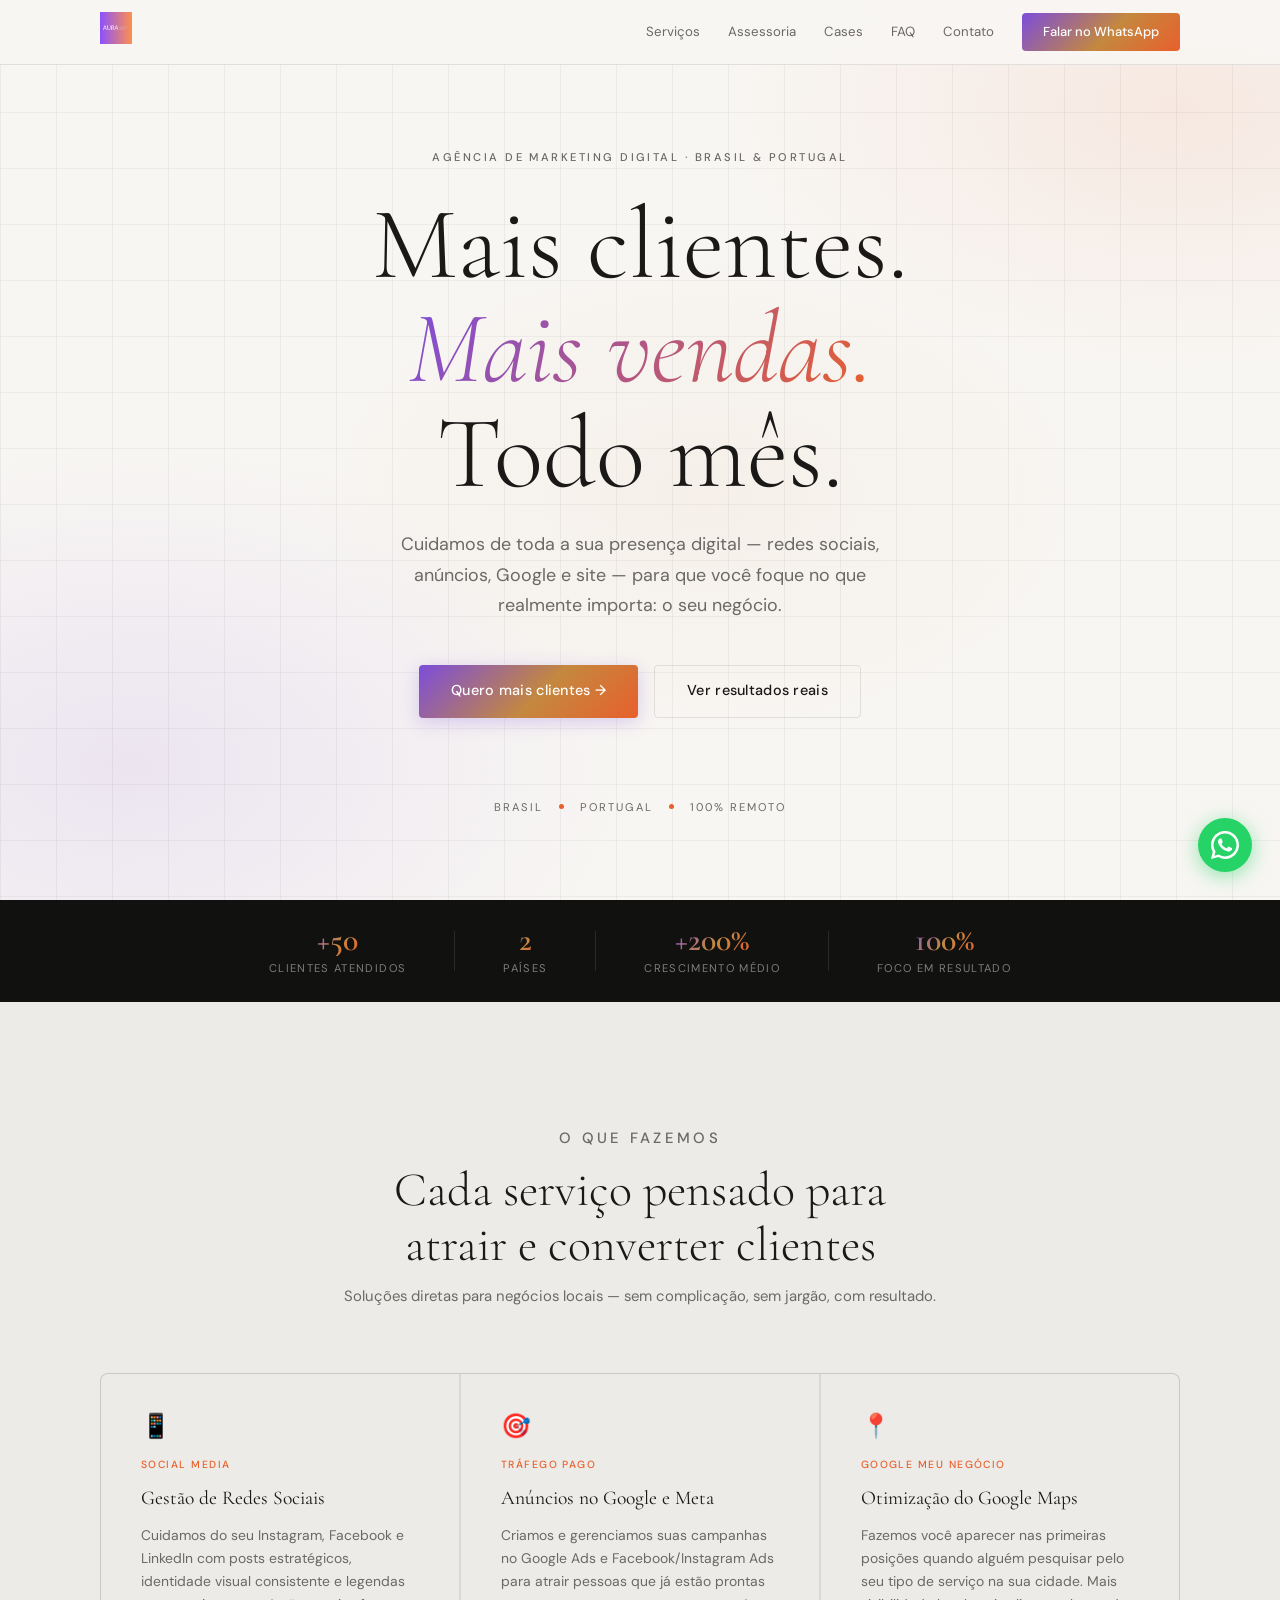
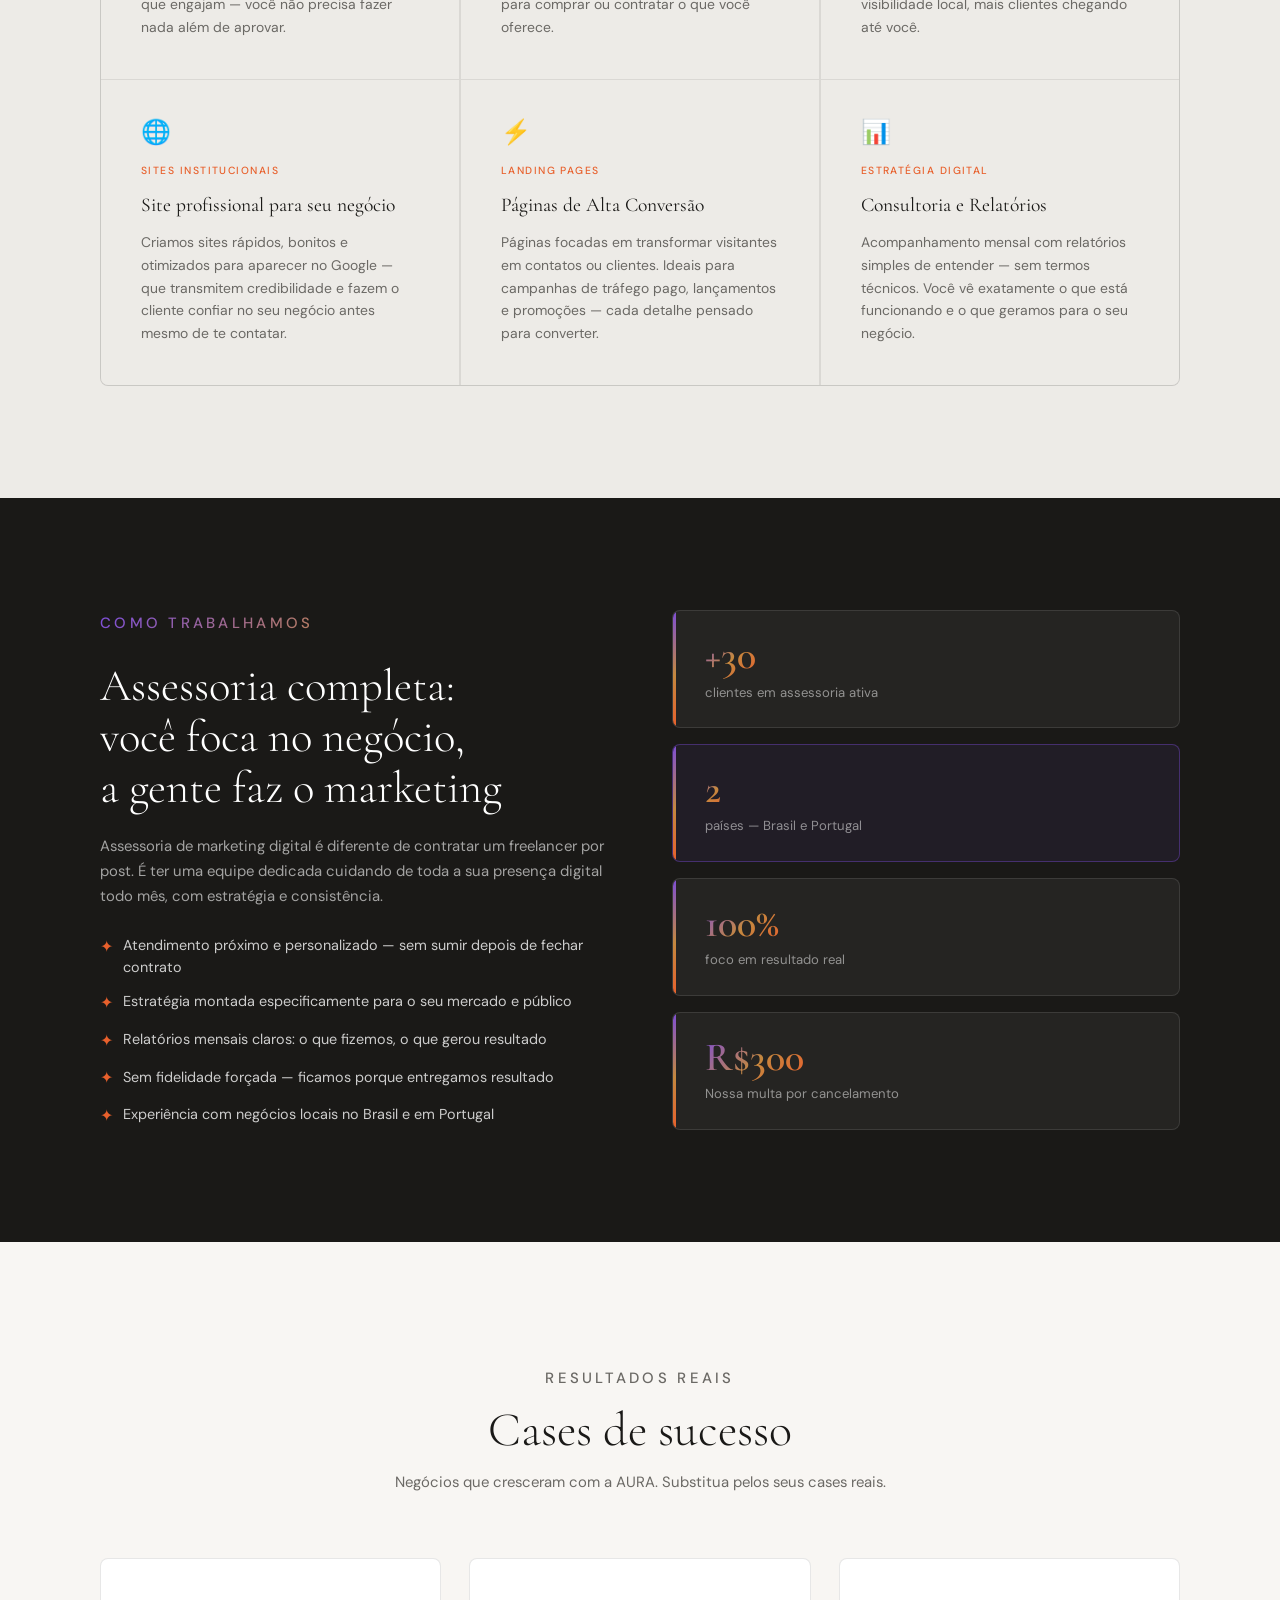
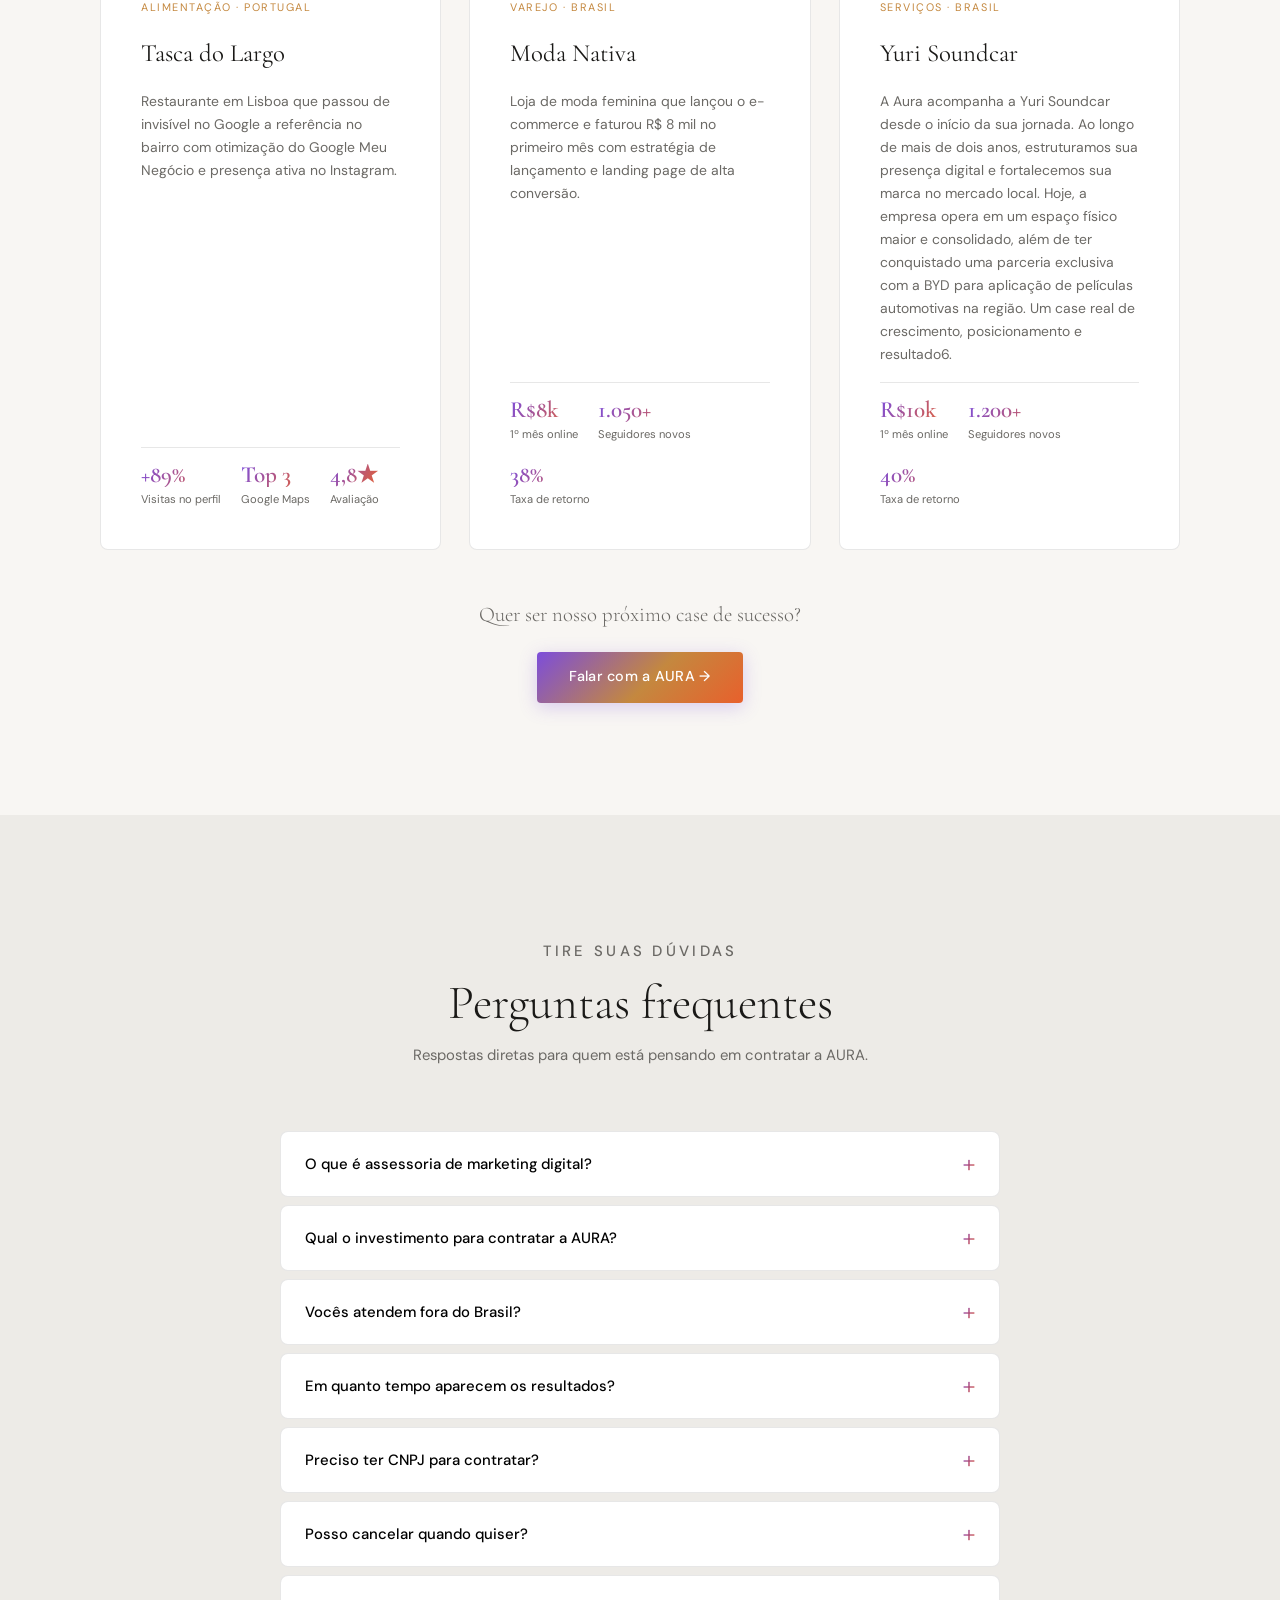
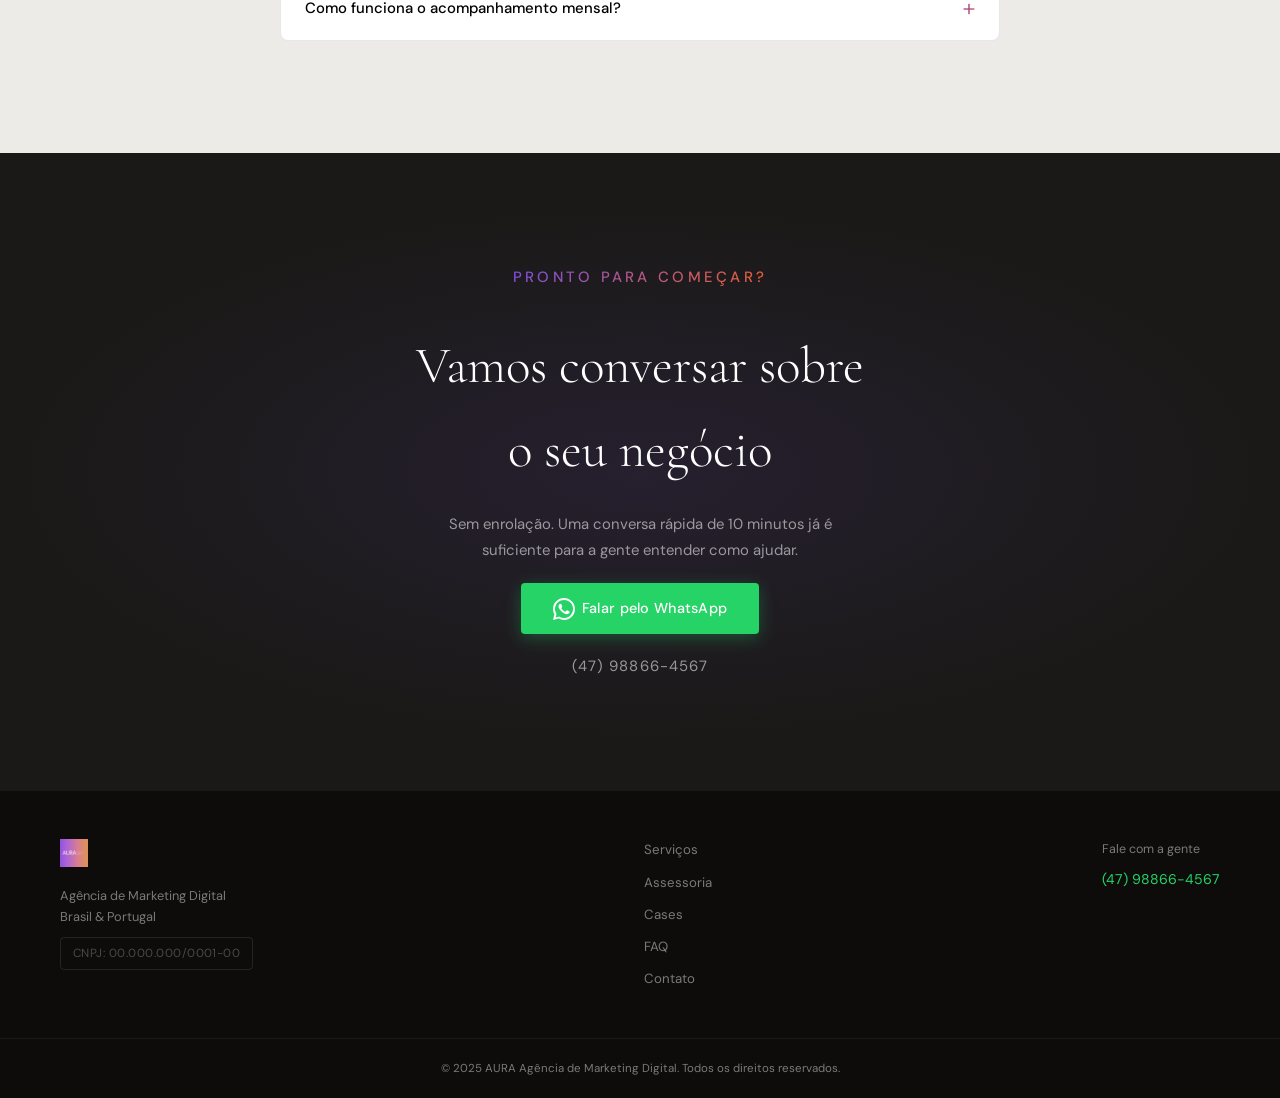
<file: aura.html>
<!DOCTYPE html>
<html lang="pt-BR">
<head>
<meta charset="UTF-8"/>
<meta name="viewport" content="width=device-width,initial-scale=1.0"/>
<meta name="description" content="AURA — Agência de Marketing Digital especializada em Social Media, Tráfego Pago, Google Meu Negócio, Sites e Landing Pages para negócios locais no Brasil e Portugal."/>
<title>AURA — Agência de Marketing Digital</title>
<link rel="preconnect" href="https://fonts.googleapis.com"/>
<link rel="preconnect" href="https://fonts.gstatic.com" crossorigin/>
<link href="https://fonts.googleapis.com/css2?family=Cormorant+Garamond:ital,wght@0,300;0,400;0,600;1,300;1,400&family=DM+Sans:opsz,wght@9..40,300;9..40,400;9..40,500&display=swap" rel="stylesheet"/>
<style>
/* === TOKENS === */
:root{
  --bg:#F8F6F3;
  --cream:#EDEBE7;
  --ink:#1A1917;
  --muted:#6B6965;
  --border:rgba(26,25,23,.1);
  --white:#fff;
  --dark:#111110;

  /* Paleta AURA — roxo → laranja */
  --purple:#7C4DDB;
  --orange:#E8602C;
  --amber:#C4883F;
  --grad: linear-gradient(135deg,#7C4DDB 0%,#C4883F 55%,#E8602C 100%);
  --grad-text: linear-gradient(120deg,#7C4DDB,#E8602C);

  --font-d:'Cormorant Garamond',Georgia,serif;
  --font-b:'DM Sans',sans-serif;
  --r:4px;
  --max:1160px;
}

/* === RESET === */
*,*::before,*::after{box-sizing:border-box;margin:0;padding:0}
html{scroll-behavior:smooth;font-size:16px}
body{font-family:var(--font-b);background:var(--bg);color:var(--ink);line-height:1.65;overflow-x:hidden}
a{color:inherit;text-decoration:none}
button{font-family:inherit;cursor:pointer;border:none;background:none}
ul{list-style:none}

/* === UTILS === */
.w{max-width:var(--max);margin:0 auto;padding:0 clamp(1rem,5vw,2.5rem)}
.sec{padding:clamp(4rem,9vw,7rem) 0}
.label{font-size:.68rem;font-weight:500;letter-spacing:.22em;text-transform:uppercase;margin-bottom:.8rem}
.label-c{color:var(--orange)}
.label-lt{background:var(--grad-text);-webkit-background-clip:text;-webkit-text-fill-color:transparent;background-clip:text}
.sh{text-align:center;margin-bottom:clamp(2.5rem,6vw,4rem)}
.sh h2{font-family:var(--font-d);font-size:clamp(2rem,4vw,3rem);font-weight:300;line-height:1.14}
.sh p{color:var(--muted);margin-top:.75rem;font-size:.93rem}

/* GRADIENT TEXT */
.gt{background:var(--grad-text);-webkit-background-clip:text;-webkit-text-fill-color:transparent;background-clip:text}

/* === SCROLL REVEAL === */
/* sections slide in from bottom, one at a time */
section,.rv{opacity:0;transform:translateY(40px);transition:opacity .7s cubic-bezier(.22,1,.36,1),transform .7s cubic-bezier(.22,1,.36,1)}
section.on,.rv.on{opacity:1;transform:translateY(0)}

/* === BUTTONS === */
.btn{display:inline-flex;align-items:center;gap:.45rem;padding:.85rem 2rem;border-radius:var(--r);font-size:.9rem;font-weight:500;letter-spacing:.02em;transition:transform .18s,box-shadow .2s,opacity .2s;cursor:pointer}
.btn:hover{transform:translateY(-2px)}
.btn-grad{background:var(--grad);color:#fff;border:none;box-shadow:0 4px 18px rgba(124,77,219,.25)}
.btn-grad:hover{box-shadow:0 8px 30px rgba(124,77,219,.4)}
.btn-out{color:var(--ink);border:1px solid var(--border)}
.btn-out:hover{border-color:var(--ink)}
.btn-wa{background:#25D366;color:#fff;box-shadow:0 4px 18px rgba(37,211,102,.3)}
.btn-wa:hover{background:#1EBE5A;box-shadow:0 8px 30px rgba(37,211,102,.45)}
.btn-wa svg{flex-shrink:0}

/* === HEADER === */
#hdr{position:fixed;top:0;left:0;right:0;z-index:200;background:rgba(248,246,243,.93);backdrop-filter:blur(14px);border-bottom:1px solid var(--border);transition:box-shadow .3s}
#hdr.sc{box-shadow:0 2px 24px rgba(0,0,0,.07)}
.nav-w{max-width:var(--max);margin:0 auto;padding:0 clamp(1rem,5vw,2.5rem);height:64px;display:flex;align-items:center;gap:1.75rem}
.logo-img{height:32px;width:auto;flex-shrink:0}
nav{display:flex;gap:1.75rem;margin-left:auto}
nav a{font-size:.83rem;color:var(--muted);transition:color .2s}
nav a:hover,nav a.act{color:var(--orange)}
.btn-hn{display:inline-flex;align-items:center;padding:.5rem 1.3rem;background:var(--grad);color:#fff;border-radius:var(--r);font-size:.81rem;font-weight:500;white-space:nowrap;flex-shrink:0;transition:box-shadow .2s,transform .18s}
.btn-hn:hover{box-shadow:0 4px 16px rgba(124,77,219,.35);transform:translateY(-1px)}
.ham{display:none;flex-direction:column;gap:5px;margin-left:auto;padding:4px}
.ham span{display:block;width:22px;height:1.5px;background:var(--ink);transition:transform .3s,opacity .3s}
.ham.op span:nth-child(1){transform:translateY(6.5px) rotate(45deg)}
.ham.op span:nth-child(2){opacity:0}
.ham.op span:nth-child(3){transform:translateY(-6.5px) rotate(-45deg)}
.mob{display:none;flex-direction:column;background:var(--bg);border-top:1px solid var(--border);padding:1.5rem clamp(1rem,5vw,2.5rem);gap:1rem;animation:sd .22s ease}
.mob.op{display:flex}
.ml{font-size:1rem;color:var(--muted);transition:color .2s}
.ml:hover,.ml.hi{color:var(--orange);font-weight:500}
@keyframes sd{from{opacity:0;transform:translateY(-8px)}to{opacity:1;transform:translateY(0)}}

/* === HERO === */
.hero{min-height:100svh;display:flex;flex-direction:column;justify-content:center;align-items:center;text-align:center;position:relative;padding:8rem clamp(1rem,5vw,2.5rem) 4rem;overflow:hidden}
.hero-bg{position:absolute;inset:0;z-index:0}
.hero-bg::before{content:'';position:absolute;inset:0;
  background:
    radial-gradient(ellipse 60% 55% at 10% 85%,rgba(124,77,219,.1) 0%,transparent 65%),
    radial-gradient(ellipse 55% 45% at 92% 12%,rgba(232,96,44,.09) 0%,transparent 65%),
    radial-gradient(ellipse 45% 40% at 55% 55%,rgba(196,136,63,.06) 0%,transparent 70%)}
/* grade sutil */
.hero-bg::after{content:'';position:absolute;inset:0;
  background-image:linear-gradient(rgba(26,25,23,.05) 1px,transparent 1px),linear-gradient(90deg,rgba(26,25,23,.05) 1px,transparent 1px);
  background-size:56px 56px}
.hero-c{position:relative;z-index:1;max-width:800px}
.hero-ey{font-size:.7rem;font-weight:500;letter-spacing:.22em;text-transform:uppercase;color:var(--muted);margin-bottom:1.6rem}
.hero-h{font-family:var(--font-d);font-size:clamp(3.4rem,8vw,7rem);font-weight:300;line-height:1.02;margin-bottom:1.5rem}
.hero-p{font-size:clamp(.95rem,2vw,1.12rem);color:var(--muted);max-width:520px;margin:0 auto 2.75rem;line-height:1.7}
.hero-cta{display:flex;gap:1rem;justify-content:center;flex-wrap:wrap}
.hero-badge{position:relative;z-index:1;margin-top:5rem;display:flex;align-items:center;gap:1rem;font-size:.7rem;letter-spacing:.18em;text-transform:uppercase;color:var(--muted)}
.dot{width:5px;height:5px;border-radius:50%;background:var(--grad);background:var(--orange)}

/* === SOCIAL PROOF BAR === */
.bar{background:var(--dark);padding:1.5rem 0;overflow:hidden}
.bar-inner{display:flex;gap:3rem;align-items:center;justify-content:center;flex-wrap:wrap;padding:0 clamp(1rem,5vw,2.5rem)}
.bar-item{display:flex;flex-direction:column;align-items:center;gap:.2rem}
.bar-n{font-family:var(--font-d);font-size:2rem;font-weight:600;line-height:1;background:var(--grad);-webkit-background-clip:text;-webkit-text-fill-color:transparent;background-clip:text}
.bar-l{font-size:.7rem;letter-spacing:.12em;text-transform:uppercase;color:rgba(255,255,255,.45)}
.bar-div{width:1px;height:40px;background:rgba(255,255,255,.1)}

/* === SERVIÇOS === */
.srv{background:var(--cream)}
.srv-g{display:grid;grid-template-columns:repeat(auto-fit,minmax(280px,1fr));gap:1.5px;background:rgba(0,0,0,.08);border:1px solid rgba(0,0,0,.08);border-radius:8px;overflow:hidden}
.srv-c{background:var(--cream);padding:clamp(1.75rem,4vw,2.5rem);transition:background .2s,box-shadow .2s;position:relative;overflow:hidden}
.srv-c::before{content:'';position:absolute;top:0;left:0;right:0;height:2px;background:var(--grad);transform:scaleX(0);transform-origin:left;transition:transform .35s}
.srv-c:hover{background:var(--white)}
.srv-c:hover::before{transform:scaleX(1)}
.srv-ic{font-size:1.5rem;margin-bottom:1.1rem;line-height:1}
.srv-c h3{font-family:var(--font-d);font-size:1.22rem;font-weight:400;margin-bottom:.6rem}
.srv-c p{font-size:.87rem;color:var(--muted);line-height:1.65}
.srv-tag{font-size:.65rem;letter-spacing:.14em;text-transform:uppercase;color:var(--orange);margin-bottom:.6rem;font-weight:500}

/* === ASSESSORIA === */
.asses{background:var(--ink);color:#fff}
.asses-in{display:grid;grid-template-columns:1fr 1fr;gap:clamp(2rem,5vw,5rem);align-items:center}
.asses-t .label-lt{background:var(--grad);-webkit-background-clip:text;-webkit-text-fill-color:transparent;background-clip:text}
.asses-t h2{font-family:var(--font-d);font-size:clamp(1.9rem,3.5vw,3rem);font-weight:300;line-height:1.14;margin-bottom:1.25rem}
.asses-t>p{color:rgba(255,255,255,.6);font-size:.93rem;line-height:1.7;margin-bottom:1.5rem}
.asses-li{display:flex;flex-direction:column;gap:.75rem}
.asses-li li{font-size:.9rem;color:rgba(255,255,255,.78);display:flex;align-items:flex-start;gap:.65rem;line-height:1.55}
.asses-li li span{color:var(--orange);font-size:1rem;flex-shrink:0;margin-top:.05rem}
.asses-v{display:flex;flex-direction:column;gap:1rem}
.ac{background:rgba(255,255,255,.05);border:1px solid rgba(255,255,255,.1);border-radius:8px;padding:1.5rem 2rem;position:relative;overflow:hidden}
.ac::before{content:'';position:absolute;top:0;left:0;bottom:0;width:3px;background:var(--grad)}
.ac.hi{border-color:rgba(124,77,219,.4);background:rgba(124,77,219,.08)}
.ac-n{font-family:var(--font-d);font-size:2.5rem;font-weight:600;line-height:1;background:var(--grad);-webkit-background-clip:text;-webkit-text-fill-color:transparent;background-clip:text}
.ac span:last-child{font-size:.82rem;color:rgba(255,255,255,.5);display:block;margin-top:.3rem}

/* === CASES === */
.cases-g{display:grid;grid-template-columns:repeat(auto-fit,minmax(300px,1fr));gap:clamp(1.25rem,3vw,1.75rem);margin-bottom:3rem}
.case-c{background:var(--white);border:1px solid var(--border);border-radius:8px;padding:clamp(1.75rem,4vw,2.5rem);display:flex;flex-direction:column;gap:1rem;transition:box-shadow .25s,transform .25s;position:relative;overflow:hidden}
.case-c::after{content:'';position:absolute;bottom:0;left:0;right:0;height:3px;background:var(--grad);transform:scaleX(0);transform-origin:left;transition:transform .35s}
.case-c:hover{box-shadow:0 10px 44px rgba(0,0,0,.09);transform:translateY(-4px)}
.case-c:hover::after{transform:scaleX(1)}
.case-tag{font-size:.68rem;letter-spacing:.14em;text-transform:uppercase;color:var(--amber)}
.case-nm{font-family:var(--font-d);font-size:1.55rem;font-weight:400}
.case-d{font-size:.87rem;color:var(--muted);line-height:1.65;flex:1}
.case-m{display:flex;gap:1.25rem;padding-top:1rem;border-top:1px solid var(--border);flex-wrap:wrap}
.met{display:flex;flex-direction:column}
.met-n{font-family:var(--font-d);font-size:1.45rem;font-weight:600;line-height:1;background:var(--grad-text);-webkit-background-clip:text;-webkit-text-fill-color:transparent;background-clip:text}
.met-l{font-size:.7rem;color:var(--muted);margin-top:.2rem}
.cases-cta{text-align:center;display:flex;flex-direction:column;align-items:center;gap:1.25rem}
.cases-cta p{font-family:var(--font-d);font-size:1.3rem;font-weight:300;color:var(--muted)}

/* === FAQ === */
.faq-l{max-width:720px;margin:0 auto;display:flex;flex-direction:column;gap:.5rem}
.faq-i{border:1px solid var(--border);border-radius:8px;overflow:hidden;background:var(--white);transition:box-shadow .2s}
.faq-i.op{box-shadow:0 4px 20px rgba(0,0,0,.07);border-color:rgba(124,77,219,.2)}
.faq-q{width:100%;text-align:left;display:flex;justify-content:space-between;align-items:center;gap:1rem;padding:1.25rem 1.5rem;font-size:.93rem;font-weight:500;background:none;transition:color .2s}
.faq-q:hover{color:var(--orange)}
.faq-ic{font-size:1.5rem;font-weight:300;background:var(--grad-text);-webkit-background-clip:text;-webkit-text-fill-color:transparent;background-clip:text;transition:transform .3s;flex-shrink:0;line-height:1}
.faq-i.op .faq-ic{transform:rotate(45deg)}
.faq-a{max-height:0;overflow:hidden;transition:max-height .4s ease}
.faq-a p{font-size:.88rem;color:var(--muted);line-height:1.75;padding:0 1.5rem 1.25rem}
.faq-i.op .faq-a{max-height:320px}

/* === CTA FINAL === */
.cta-s{background:var(--ink);position:relative;overflow:hidden}
.cta-s::before{content:'';position:absolute;inset:0;
  background:radial-gradient(ellipse 70% 60% at 50% 50%,rgba(124,77,219,.12) 0%,transparent 70%)}
.cta-b{text-align:center;max-width:580px;margin:0 auto;display:flex;flex-direction:column;align-items:center;gap:1.25rem;position:relative;z-index:1}
.cta-b h2{font-family:var(--font-d);font-size:clamp(2.2rem,4.5vw,3.2rem);font-weight:300;color:#fff}
.cta-b>p{font-size:.93rem;color:rgba(255,255,255,.55);max-width:420px;line-height:1.7}
.wa-n{font-size:.78rem;color:rgba(255,255,255,.3);letter-spacing:.07em}

/* === FOOTER === */
footer{background:#0D0C0B;color:rgba(255,255,255,.45)}
.foot-in{display:flex;flex-wrap:wrap;gap:2.5rem;padding:3rem 0;justify-content:space-between;align-items:flex-start}
.foot-logo{height:28px;width:auto;margin-bottom:.65rem;opacity:.85;filter:brightness(1.2)}
.foot-brand p{font-size:.8rem;line-height:1.6}
.foot-cnpj{margin-top:.65rem;font-size:.74rem;color:rgba(255,255,255,.25);padding:.35rem .75rem;border:1px solid rgba(255,255,255,.1);border-radius:var(--r);display:inline-block;letter-spacing:.04em}
.foot-links{display:flex;flex-direction:column;gap:.65rem}
.foot-links a{font-size:.83rem;transition:color .2s}
.foot-links a:hover{color:#fff}
.foot-con{display:flex;flex-direction:column;gap:.5rem}
.foot-con p{font-size:.78rem}
.foot-con a{font-size:.88rem;color:#25D366;transition:opacity .2s}
.foot-con a:hover{opacity:.75}
.foot-bot{border-top:1px solid rgba(255,255,255,.05);padding:1.25rem clamp(1rem,5vw,2.5rem);text-align:center;font-size:.72rem}

/* === FLOAT WA === */
.waf{position:fixed;bottom:1.75rem;right:1.75rem;z-index:300;width:54px;height:54px;background:#25D366;color:#fff;border-radius:50%;display:flex;align-items:center;justify-content:center;box-shadow:0 4px 20px rgba(37,211,102,.5);transition:transform .2s,box-shadow .2s;animation:pu 2.5s ease-in-out infinite}
.waf:hover{transform:scale(1.1);box-shadow:0 6px 32px rgba(37,211,102,.7);animation:none}
@keyframes pu{0%,100%{box-shadow:0 4px 20px rgba(37,211,102,.5)}50%{box-shadow:0 4px 36px rgba(37,211,102,.85)}}

/* === RESPONSIVE === */
@media(max-width:768px){
  nav,.btn-hn{display:none}
  .ham{display:flex}
  .asses-in{grid-template-columns:1fr}
  .asses-v{flex-direction:row;flex-wrap:wrap}
  .ac{flex:1 1 140px}
  .cases-g{grid-template-columns:1fr}
  .srv-g{grid-template-columns:1fr}
  .bar-div{display:none}
}
@media(max-width:480px){
  .hero-cta{flex-direction:column;align-items:center}
  .btn{width:100%;justify-content:center}
  .foot-in{flex-direction:column;gap:2rem}
}
</style>
</head>
<body>


<!-- ══ HEADER ══ -->
<header id="hdr">
  <div class="nav-w">
    <a href="#inicio"><img src="[data-uri]" alt="AURA Agência de Marketing Digital" class="logo-img"/></a>
    <nav>
      <a href="#servicos">Serviços</a>
      <a href="#assessoria">Assessoria</a>
      <a href="#cases">Cases</a>
      <a href="#faq">FAQ</a>
      <a href="#contato">Contato</a>
    </nav>
    <a href="https://wa.me/5547988664567" target="_blank" class="btn-hn">Falar no WhatsApp</a>
    <button class="ham" id="ham" aria-label="Menu" aria-expanded="false">
      <span></span><span></span><span></span>
    </button>
  </div>
  <div class="mob" id="mob">
    <a href="#servicos" class="ml">Serviços</a>
    <a href="#assessoria" class="ml">Assessoria</a>
    <a href="#cases" class="ml">Cases</a>
    <a href="#faq" class="ml">FAQ</a>
    <a href="#contato" class="ml">Contato</a>
    <a href="https://wa.me/5547988664567" target="_blank" class="ml hi">Falar no WhatsApp →</a>
  </div>
</header>

<!-- ══ HERO ══ -->
<section id="inicio" class="hero">
  <div class="hero-bg"></div>
  <div class="hero-c">
    <p class="hero-ey">Agência de Marketing Digital · Brasil &amp; Portugal</p>
    <h1 class="hero-h">Mais clientes.<br/><em class="gt">Mais vendas.</em><br/>Todo mês.</h1>
    <p class="hero-p">Cuidamos de toda a sua presença digital — redes sociais, anúncios, Google e site — para que você foque no que realmente importa: o seu negócio.</p>
    <div class="hero-cta">
      <a href="https://wa.me/5547988664567" target="_blank" class="btn btn-grad">Quero mais clientes →</a>
      <a href="#cases" class="btn btn-out">Ver resultados reais</a>
    </div>
  </div>
  <div class="hero-badge">
    <span>Brasil</span><div class="dot"></div><span>Portugal</span><div class="dot"></div><span>100% Remoto</span>
  </div>
</section>

<!-- ══ BAR ══ -->
<div class="bar">
  <div class="bar-inner">
    <div class="bar-item"><span class="bar-n">+50</span><span class="bar-l">Clientes atendidos</span></div>
    <div class="bar-div"></div>
    <div class="bar-item"><span class="bar-n">2</span><span class="bar-l">Países</span></div>
    <div class="bar-div"></div>
    <div class="bar-item"><span class="bar-n">+200%</span><span class="bar-l">Crescimento médio</span></div>
    <div class="bar-div"></div>
    <div class="bar-item"><span class="bar-n">100%</span><span class="bar-l">Foco em resultado</span></div>
  </div>
</div>

<!-- ══ SERVIÇOS ══ -->
<section id="servicos" class="sec srv">
  <div class="w">
    <div class="sh">
      <p class="label label-c">O que fazemos</p>
      <h2>Cada serviço pensado para<br/>atrair e converter clientes</h2>
      <p>Soluções diretas para negócios locais — sem complicação, sem jargão, com resultado.</p>
    </div>
    <div class="srv-g">

      <div class="srv-c rv">
        <div class="srv-ic">📱</div>
        <div class="srv-tag">Social Media</div>
        <h3>Gestão de Redes Sociais</h3>
        <p>Cuidamos do seu Instagram, Facebook e LinkedIn com posts estratégicos, identidade visual consistente e legendas que engajam — você não precisa fazer nada além de aprovar.</p>
      </div>

      <div class="srv-c rv">
        <div class="srv-ic">🎯</div>
        <div class="srv-tag">Tráfego Pago</div>
        <h3>Anúncios no Google e Meta</h3>
        <p>Criamos e gerenciamos suas campanhas no Google Ads e Facebook/Instagram Ads para atrair pessoas que já estão prontas para comprar ou contratar o que você oferece.</p>
      </div>

      <div class="srv-c rv">
        <div class="srv-ic">📍</div>
        <div class="srv-tag">Google Meu Negócio</div>
        <h3>Otimização do Google Maps</h3>
        <p>Fazemos você aparecer nas primeiras posições quando alguém pesquisar pelo seu tipo de serviço na sua cidade. Mais visibilidade local, mais clientes chegando até você.</p>
      </div>

      <div class="srv-c rv">
        <div class="srv-ic">🌐</div>
        <div class="srv-tag">Sites Institucionais</div>
        <h3>Site profissional para seu negócio</h3>
        <p>Criamos sites rápidos, bonitos e otimizados para aparecer no Google — que transmitem credibilidade e fazem o cliente confiar no seu negócio antes mesmo de te contatar.</p>
      </div>

      <div class="srv-c rv">
        <div class="srv-ic">⚡</div>
        <div class="srv-tag">Landing Pages</div>
        <h3>Páginas de Alta Conversão</h3>
        <p>Páginas focadas em transformar visitantes em contatos ou clientes. Ideais para campanhas de tráfego pago, lançamentos e promoções — cada detalhe pensado para converter.</p>
      </div>

      <div class="srv-c rv">
        <div class="srv-ic">📊</div>
        <div class="srv-tag">Estratégia Digital</div>
        <h3>Consultoria e Relatórios</h3>
        <p>Acompanhamento mensal com relatórios simples de entender — sem termos técnicos. Você vê exatamente o que está funcionando e o que geramos para o seu negócio.</p>
      </div>

    </div>
  </div>
</section>

<!-- ══ ASSESSORIA ══ -->
<section id="assessoria" class="sec asses">
  <div class="w asses-in">
    <div class="asses-t rv">
      <p class="label label-lt">Como trabalhamos</p>
      <h2>Assessoria completa:<br/>você foca no negócio,<br/>a gente faz o marketing</h2>
      <p>Assessoria de marketing digital é diferente de contratar um freelancer por post. É ter uma equipe dedicada cuidando de toda a sua presença digital todo mês, com estratégia e consistência.</p>
      <ul class="asses-li">
        <li><span>✦</span>Atendimento próximo e personalizado — sem sumir depois de fechar contrato</li>
        <li><span>✦</span>Estratégia montada especificamente para o seu mercado e público</li>
        <li><span>✦</span>Relatórios mensais claros: o que fizemos, o que gerou resultado</li>
        <li><span>✦</span>Sem fidelidade forçada — ficamos porque entregamos resultado</li>
        <li><span>✦</span>Experiência com negócios locais no Brasil e em Portugal</li>
      </ul>
    </div>
    <div class="asses-v rv">
      <div class="ac"><span class="ac-n">+30</span><span>clientes em assessoria ativa</span></div>
      <div class="ac hi"><span class="ac-n">2</span><span>países — Brasil e Portugal</span></div>
      <div class="ac"><span class="ac-n">100%</span><span>foco em resultado real</span></div>
      <div class="ac"><span class="ac-n">R$300</span><span>Nossa multa por cancelamento</span></div>
    </div>
  </div>
</section>

<!-- ══ CASES ══ -->
<section id="cases" class="sec">
  <div class="w">
    <div class="sh rv">
      <p class="label label-c">Resultados reais</p>
      <h2>Cases de sucesso</h2>
      <p>Negócios que cresceram com a AURA. Substitua pelos seus cases reais.</p>
    </div>
    <div class="cases-g">

      <div class="case-c rv">
        <div class="case-tag">Alimentação · Portugal</div>
        <h3 class="case-nm">Tasca do Largo</h3>
        <p class="case-d">Restaurante em Lisboa que passou de invisível no Google a referência no bairro com otimização do Google Meu Negócio e presença ativa no Instagram.</p>
        <div class="case-m">
          <div class="met"><span class="met-n">+89%</span><span class="met-l">Visitas no perfil</span></div>
          <div class="met"><span class="met-n">Top 3</span><span class="met-l">Google Maps</span></div>
          <div class="met"><span class="met-n">4,8★</span><span class="met-l">Avaliação</span></div>
        </div>
      </div>

      <div class="case-c rv">
        <div class="case-tag">Varejo · Brasil</div>
        <h3 class="case-nm">Moda Nativa</h3>
        <p class="case-d">Loja de moda feminina que lançou o e-commerce e faturou R$ 8 mil no primeiro mês com estratégia de lançamento e landing page de alta conversão.</p>
        <div class="case-m">
          <div class="met"><span class="met-n">R$8k</span><span class="met-l">1º mês online</span></div>
          <div class="met"><span class="met-n">1.050+</span><span class="met-l">Seguidores novos</span></div>
          <div class="met"><span class="met-n">38%</span><span class="met-l">Taxa de retorno</span></div>
        </div>
      </div>
      <div class="case-c rv">
        <div class="case-tag">Serviços · Brasil</div>
        <h3 class="case-nm">Yuri Soundcar</h3>
        <p class="case-d">A Aura acompanha a Yuri Soundcar desde o início da sua jornada.
Ao longo de mais de dois anos, estruturamos sua presença digital e fortalecemos sua marca no mercado local.
Hoje, a empresa opera em um espaço físico maior e consolidado, além de ter conquistado uma parceria exclusiva com a BYD para aplicação de películas automotivas na região.
Um case real de crescimento, posicionamento e resultado6.</p>
        <div class="case-m">
          <div class="met"><span class="met-n">R$10k</span><span class="met-l">1º mês online</span></div>
          <div class="met"><span class="met-n">1.200+</span><span class="met-l">Seguidores novos</span></div>
          <div class="met"><span class="met-n">40%</span><span class="met-l">Taxa de retorno</span></div>
        </div>
      </div>

    </div>
    <div class="cases-cta rv">
      <p>Quer ser nosso próximo case de sucesso?</p>
      <a href="https://wa.me/5547988664567" target="_blank" class="btn btn-grad">Falar com a AURA →</a>
    </div>
  </div>
</section>

<!-- ══ FAQ ══ -->
<section id="faq" class="sec" style="background:var(--cream)">
  <div class="w">
    <div class="sh rv">
      <p class="label label-c">Tire suas dúvidas</p>
      <h2>Perguntas frequentes</h2>
      <p>Respostas diretas para quem está pensando em contratar a AURA.</p>
    </div>
    <div class="faq-l">

      <div class="faq-i rv">
        <button class="faq-q" aria-expanded="false">O que é assessoria de marketing digital?<span class="faq-ic">+</span></button>
        <div class="faq-a"><p>É ter uma equipe cuidando de toda a sua presença digital todo mês — redes sociais, anúncios, Google e site. Diferente de contratar alguém por post ou campanha avulsa, a assessoria é contínua e estratégica: a gente conhece o seu negócio e trabalha para crescer ele de forma consistente.</p></div>
      </div>

      <div class="faq-i rv">
        <button class="faq-q" aria-expanded="false">Qual o investimento para contratar a AURA?<span class="faq-ic">+</span></button>
        <div class="faq-a"><p>Temos planos adaptados à realidade de negócios locais. O melhor caminho é conversar com a gente pelo WhatsApp — em poucos minutos entendemos o que você precisa e apresentamos uma proposta sob medida, sem compromisso e sem enrolação.</p></div>
      </div>

      <div class="faq-i rv">
        <button class="faq-q" aria-expanded="false">Vocês atendem fora do Brasil?<span class="faq-ic">+</span></button>
        <div class="faq-a"><p>Sim! Atendemos clientes no Brasil e em Portugal. Todo o trabalho é remoto — WhatsApp, e-mail ou videochamada, no horário que funcionar melhor para você.</p></div>
      </div>

      <div class="faq-i rv">
        <button class="faq-q" aria-expanded="false">Em quanto tempo aparecem os resultados?<span class="faq-ic">+</span></button>
        <div class="faq-a"><p>Depende do serviço. Tráfego pago pode trazer resultados já nas primeiras semanas. Redes sociais orgânicas e Google Meu Negócio levam de 2 a 4 meses para consolidar o crescimento. Somos transparentes sobre os prazos desde o primeiro contato — sem promessa irreal.</p></div>
      </div>

      <div class="faq-i rv">
        <button class="faq-q" aria-expanded="false">Preciso ter CNPJ para contratar?<span class="faq-ic">+</span></button>
        <div class="faq-a"><p>Não. Atendemos MEIs, autônomos e empresas com CNPJ. Emitimos nota fiscal para todos os clientes, com total segurança e formalidade.</p></div>
      </div>

      <div class="faq-i rv">
        <button class="faq-q" aria-expanded="false">Posso cancelar quando quiser?<span class="faq-ic">+</span></button>
        <div class="faq-a"><p>Sim. Nossos contratos são mensais com aviso prévio de 30 dias. Não acreditamos em prender clientes com multa — acreditamos em resultado que faz você querer continuar.</p></div>
      </div>

      <div class="faq-i rv">
        <button class="faq-q" aria-expanded="false">Como funciona o acompanhamento mensal?<span class="faq-ic">+</span></button>
        <div class="faq-a"><p>Você recebe relatórios mensais escritos de forma simples — sem termo técnico desnecessário. Mostramos o que fizemos, o que gerou resultado e o plano para o próximo mês. Além disso, estamos disponíveis para tirar dúvidas sempre que precisar.</p></div>
      </div>

    </div>
  </div>
</section>

<!-- ══ CTA FINAL ══ -->
<section id="contato" class="sec cta-s">
  <div class="w">
    <div class="cta-b rv">
      <p class="label label-lt">Pronto para começar?</p>
      <h2>Vamos conversar sobre<br/>o seu negócio</h2>
      <p>Sem enrolação. Uma conversa rápida de 10 minutos já é suficiente para a gente entender como ajudar.</p>
      <a href="https://wa.me/5547988664567" target="_blank" class="btn btn-wa">
        <svg xmlns="http://www.w3.org/2000/svg" viewBox="0 0 24 24" fill="currentColor" width="22" height="22"><path d="M17.472 14.382c-.297-.149-1.758-.867-2.03-.967-.273-.099-.471-.148-.67.15-.197.297-.767.966-.94 1.164-.173.199-.347.223-.644.075-.297-.15-1.255-.463-2.39-1.475-.883-.788-1.48-1.761-1.653-2.059-.173-.297-.018-.458.13-.606.134-.133.298-.347.446-.52.149-.174.198-.298.298-.497.099-.198.05-.371-.025-.52-.075-.149-.669-1.612-.916-2.207-.242-.579-.487-.5-.669-.51-.173-.008-.371-.01-.57-.01-.198 0-.52.074-.792.372-.272.297-1.04 1.016-1.04 2.479 0 1.462 1.065 2.875 1.213 3.074.149.198 2.096 3.2 5.077 4.487.709.306 1.262.489 1.694.625.712.227 1.36.195 1.871.118.571-.085 1.758-.719 2.006-1.413.248-.694.248-1.289.173-1.413-.074-.124-.272-.198-.57-.347z"/><path d="M12 0C5.373 0 0 5.373 0 12c0 2.122.552 4.109 1.518 5.834L0 24l6.336-1.662A11.945 11.945 0 0012 24c6.627 0 12-5.373 12-12S18.627 0 12 0zm0 21.818a9.818 9.818 0 01-5.006-1.366l-.36-.214-3.727.978.994-3.634-.234-.374A9.818 9.818 0 1112 21.818z"/></svg>
        Falar pelo WhatsApp
      </a>
      <p class="wa-n">(47) 98866-4567</p>
    </div>
  </div>
</section>

<!-- ══ FOOTER ══ -->
<footer>
  <div class="w foot-in">
    <div class="foot-brand">
      <img src="[data-uri]" alt="AURA" class="foot-logo"/>
      <p>Agência de Marketing Digital</p>
      <p>Brasil &amp; Portugal</p>
      <!-- Substitua pelo CNPJ real -->
      <span class="foot-cnpj">CNPJ: 00.000.000/0001-00</span>
    </div>
    <div class="foot-links">
      <a href="#servicos">Serviços</a>
      <a href="#assessoria">Assessoria</a>
      <a href="#cases">Cases</a>
      <a href="#faq">FAQ</a>
      <a href="#contato">Contato</a>
    </div>
    <div class="foot-con">
      <p>Fale com a gente</p>
      <a href="https://wa.me/5547988664567" target="_blank">(47) 98866-4567</a>
    </div>
  </div>
  <div class="foot-bot">
    <p>© 2025 AURA Agência de Marketing Digital. Todos os direitos reservados.</p>
  </div>
</footer>

<!-- WhatsApp flutuante -->
<a href="https://wa.me/5547988664567" target="_blank" class="waf" aria-label="WhatsApp">
  <svg xmlns="http://www.w3.org/2000/svg" viewBox="0 0 24 24" fill="currentColor" width="28" height="28"><path d="M17.472 14.382c-.297-.149-1.758-.867-2.03-.967-.273-.099-.471-.148-.67.15-.197.297-.767.966-.94 1.164-.173.199-.347.223-.644.075-.297-.15-1.255-.463-2.39-1.475-.883-.788-1.48-1.761-1.653-2.059-.173-.297-.018-.458.13-.606.134-.133.298-.347.446-.52.149-.174.198-.298.298-.497.099-.198.05-.371-.025-.52-.075-.149-.669-1.612-.916-2.207-.242-.579-.487-.5-.669-.51-.173-.008-.371-.01-.57-.01-.198 0-.52.074-.792.372-.272.297-1.04 1.016-1.04 2.479 0 1.462 1.065 2.875 1.213 3.074.149.198 2.096 3.2 5.077 4.487.709.306 1.262.489 1.694.625.712.227 1.36.195 1.871.118.571-.085 1.758-.719 2.006-1.413.248-.694.248-1.289.173-1.413-.074-.124-.272-.198-.57-.347z"/><path d="M12 0C5.373 0 0 5.373 0 12c0 2.122.552 4.109 1.518 5.834L0 24l6.336-1.662A11.945 11.945 0 0012 24c6.627 0 12-5.373 12-12S18.627 0 12 0zm0 21.818a9.818 9.818 0 01-5.006-1.366l-.36-.214-3.727.978.994-3.634-.234-.374A9.818 9.818 0 1112 21.818z"/></svg>
</a>

<script>
/* === HEADER SCROLL === */
const hdr=document.getElementById('hdr');
window.addEventListener('scroll',()=>hdr.classList.toggle('sc',scrollY>20),{passive:true});

/* === HAMBURGER === */
const ham=document.getElementById('ham'),mob=document.getElementById('mob');
ham.addEventListener('click',()=>{const o=mob.classList.toggle('op');ham.classList.toggle('op',o);ham.setAttribute('aria-expanded',o)});
mob.querySelectorAll('.ml').forEach(l=>l.addEventListener('click',()=>{mob.classList.remove('op');ham.classList.remove('op');ham.setAttribute('aria-expanded','false')}));

/* === FAQ === */
document.querySelectorAll('.faq-i').forEach(item=>{
  item.querySelector('.faq-q').addEventListener('click',()=>{
    const open=item.classList.contains('op');
    document.querySelectorAll('.faq-i').forEach(i=>{i.classList.remove('op');i.querySelector('.faq-q').setAttribute('aria-expanded','false')});
    if(!open){item.classList.add('op');item.querySelector('.faq-q').setAttribute('aria-expanded','true')}
  });
});

/* === SLIDE REVEAL — seções entram uma por vez ao scrollar === */
const allReveal=[...document.querySelectorAll('section,.rv')];
const revObs=new IntersectionObserver(entries=>{
  entries.forEach(e=>{
    if(e.isIntersecting){e.target.classList.add('on');revObs.unobserve(e.target)}
  });
},{threshold:0.1,rootMargin:'0px 0px -50px 0px'});
allReveal.forEach(el=>revObs.observe(el));

/* === SMOOTH SCROLL === */
document.querySelectorAll('a[href^="#"]').forEach(a=>{
  a.addEventListener('click',e=>{
    const t=document.querySelector(a.getAttribute('href'));
    if(!t)return;
    e.preventDefault();
    window.scrollTo({top:t.getBoundingClientRect().top+scrollY-hdr.getBoundingClientRect().height-8,behavior:'smooth'});
  });
});

/* === NAV ATIVO === */
document.querySelectorAll('section[id]').forEach(s=>{
  new IntersectionObserver(entries=>{
    entries.forEach(e=>{
      if(e.isIntersecting)document.querySelectorAll('nav a').forEach(a=>a.classList.toggle('act',a.getAttribute('href')==='#'+e.target.id));
    });
  },{threshold:0.35}).observe(s);
});
</script>
</body>
</html>
</file>
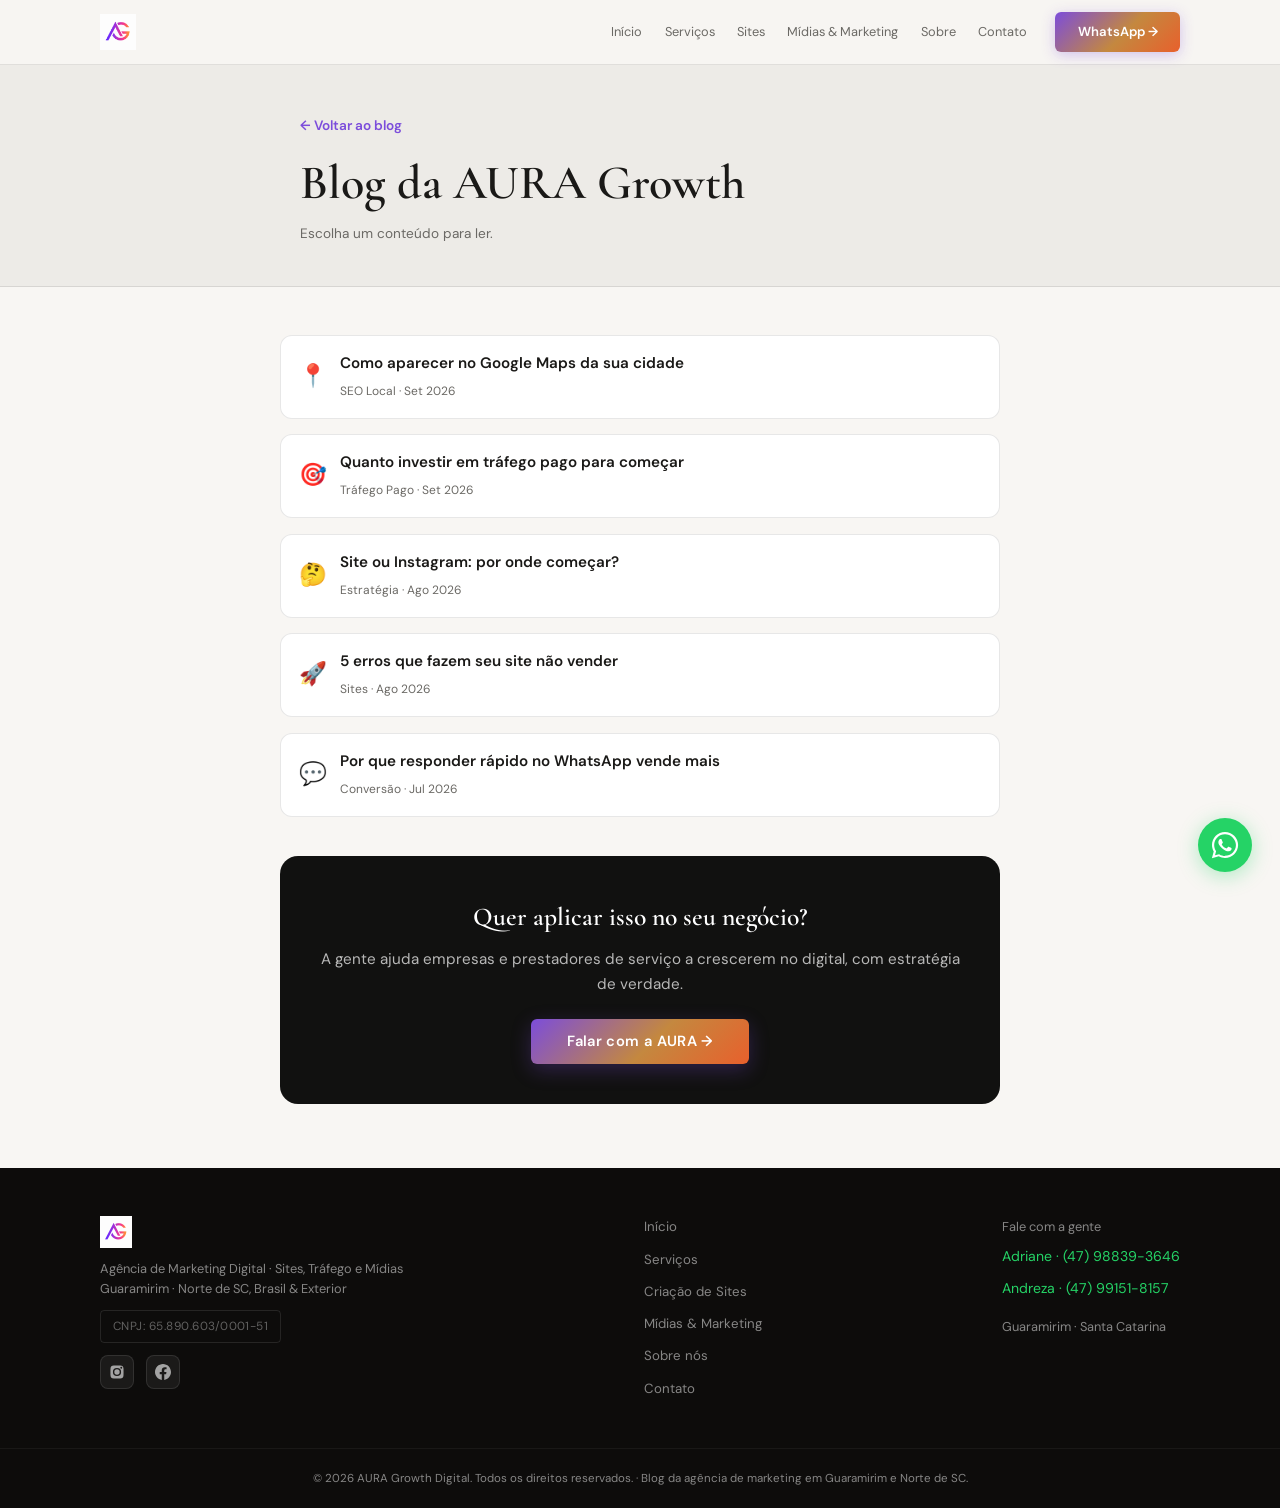
<file: blog-post.html>
<!doctype html>
<html lang="pt-BR">
  <head>
    <!-- Google Tag Manager -->
    <script>
      (function (w, d, s, l, i) {
        w[l] = w[l] || [];
        w[l].push({ "gtm.start": new Date().getTime(), event: "gtm.js" });
        var f = d.getElementsByTagName(s)[0],
          j = d.createElement(s),
          dl = l != "dataLayer" ? "&l=" + l : "";
        j.async = true;
        j.src = "https://www.googletagmanager.com/gtm.js?id=" + i + dl;
        f.parentNode.insertBefore(j, f);
      })(window, document, "script", "dataLayer", "GTM-NR9CGCS4");
    </script>
    <!-- End Google Tag Manager -->
    <meta charset="UTF-8" />
    <meta name="viewport" content="width=device-width, initial-scale=1.0" />

    <!-- ══════════════════════════════════════════════════════════════
      PÁGINA DE ARTIGO DO BLOG.
      Uma única página serve TODOS os posts. Ela lê o slug da URL
      (ex: /blog-post?post=google-maps-local) e monta o artigo a partir
      do arquivo assets/blog.js. Para publicar/editar conteúdo, mexa
      SOMENTE no assets/blog.js, esta página se atualiza sozinha.
      ══════════════════════════════════════════════════════════════ -->
    <title>Blog | AURA Growth</title>
    <meta
      name="description"
      content="Conteúdos de marketing, sites e tráfego para o seu negócio local crescer no digital. Blog da AURA Growth."
    />
    <meta name="robots" content="index, follow" />
    <link rel="icon" href="logo-aura.png" type="image/png" />
    <link rel="canonical" href="https://auragrowth.com.br/blog-post" />
    <meta property="og:type" content="article" />
    <meta property="og:title" content="Blog | AURA Growth" />
    <meta property="og:description" content="Conteúdos para o seu negócio local crescer no digital." />
    <meta property="og:image" content="https://auragrowth.com.br/logo-aura.png" />
    <meta property="og:locale" content="pt_BR" />
    <script async src="https://www.googletagmanager.com/gtag/js?id=AW-18253939997"></script>
    <script>
      window.dataLayer = window.dataLayer || [];
      function gtag() {
        dataLayer.push(arguments);
      }
      gtag("js", new Date());
      gtag("config", "AW-18253939997");
      gtag("config", "G-0EVMF76012");
    </script>
    <link rel="preconnect" href="https://fonts.googleapis.com" />
    <link rel="preconnect" href="https://fonts.gstatic.com" crossorigin />
    <link
      href="https://fonts.googleapis.com/css2?family=Cormorant+Garamond:ital,wght@0,300;0,400;0,600;1,300;1,400&family=DM+Sans:opsz,wght@9..40,300;9..40,400;9..40,500&display=swap"
      rel="stylesheet"
    />
    <link rel="stylesheet" href="assets/style.css" />
  </head>
  <body>
    <!-- Google Tag Manager (noscript) -->
    <noscript
      ><iframe
        src="https://www.googletagmanager.com/ns.html?id=GTM-NR9CGCS4"
        height="0"
        width="0"
        style="display: none; visibility: hidden"
      ></iframe
    ></noscript>

    <header id="hdr">
      <div class="nav-w">
        <a href="index.html" class="logo-link"
          ><img src="logo-aura.png" alt="AURA Growth Digital" class="logo-img" width="36" height="36" fetchpriority="high"
        /></a>
        <nav>
          <a href="index.html">Início</a><a href="servicos.html">Serviços</a><a href="criacao-de-sites.html">Sites</a
          ><a href="gestao-de-midias-e-marketing.html">Mídias &amp; Marketing</a><a href="sobre.html">Sobre</a
          ><a href="contato.html">Contato</a>
        </nav>
        <a
          data-gtm="whatsapp"
          href="https://wa.me/5547991518157?text=Ol%C3%A1%21%20Quero%20falar%20com%20a%20AURA."
          target="_blank"
          rel="noopener"
          class="btn-hn"
          >WhatsApp →</a
        >
        <button class="ham" id="ham" aria-label="Menu" aria-expanded="false"><span></span><span></span><span></span></button>
      </div>
      <div class="mob" id="mob">
        <a href="index.html" class="ml">Início</a><a href="servicos.html" class="ml">Serviços</a
        ><a href="criacao-de-sites.html" class="ml">Criação de Sites</a
        ><a href="gestao-de-midias-e-marketing.html" class="ml">Mídias &amp; Marketing</a><a href="sobre.html" class="ml">Sobre nós</a
        ><a href="contato.html" class="ml">Contato</a>
        <a
          data-gtm="whatsapp"
          href="https://wa.me/5547991518157?text=Ol%C3%A1%21%20Quero%20falar%20com%20a%20AURA."
          target="_blank"
          rel="noopener"
          class="ml hi"
          >WhatsApp →</a
        >
      </div>
    </header>

    <!-- CABEÇALHO DO ARTIGO (preenchido pelo script) -->
    <section class="article-hero">
      <div class="w">
        <a href="index.html#blog" class="article-back">← Voltar ao blog</a>
        <div id="articleHead"></div>
      </div>
    </section>

    <!-- CORPO DO ARTIGO (preenchido pelo script) -->
    <div class="article-wrap">
      <article class="article">
        <h1 class="sr-only-fallback" id="articleH1" style="position: absolute; left: -9999px">Blog AURA Growth</h1>
        <div class="article-body" id="articleBody"></div>
      </article>

      <!-- CTA -->
      <div class="article-cta">
        <h3>Quer aplicar isso no seu negócio?</h3>
        <p>A gente ajuda empresas e prestadores de serviço a crescerem no digital, com estratégia de verdade.</p>
        <a
          data-gtm="whatsapp"
          href="https://wa.me/5547991518157?text=Ol%C3%A1%21%20Vim%20pelo%20blog%20da%20AURA%20e%20quero%20conversar."
          target="_blank"
          rel="noopener"
          class="btn btn-grad"
          >Falar com a AURA →</a
        >
      </div>

      <!-- OUTROS ARTIGOS -->
      <div class="article-more" id="articleMore" style="display: none">
        <h4>Continue lendo</h4>
        <div class="article-more-list" id="articleMoreList"></div>
      </div>
    </div>

    <footer>
      <div class="foot-in">
        <div class="foot-brand">
          <img src="logo-aura.png" alt="AURA Growth Digital" class="foot-logo" width="32" height="32" loading="lazy" />
          <p>Agência de Marketing Digital · Sites, Tráfego e Mídias</p>
          <p>Guaramirim · Norte de SC, Brasil &amp; Exterior</p>
          <span class="foot-cnpj">CNPJ: 65.890.603/0001-51</span>
          <div class="foot-social-links">
            <a href="https://www.instagram.com/agenciauragrowth/" target="_blank" rel="noopener" aria-label="Instagram"
              ><svg viewBox="0 0 24 24">
                <path
                  d="M12 2.163c3.204 0 3.584.012 4.85.07 3.252.148 4.771 1.691 4.919 4.919.058 1.265.069 1.645.069 4.849 0 3.205-.012 3.584-.069 4.849-.149 3.225-1.664 4.771-4.919 4.919-1.266.058-1.644.07-4.85.07-3.204 0-3.584-.012-4.849-.07-3.26-.149-4.771-1.699-4.919-4.92-.058-1.265-.07-1.644-.07-4.849 0-3.204.013-3.583.07-4.849.149-3.227 1.664-4.771 4.919-4.919 1.266-.057 1.645-.069 4.849-.069zm0 3.675a6.162 6.162 0 100 12.324 6.162 6.162 0 000-12.324zm0 10.162a4 4 0 110-8 4 4 0 010 8zm6.406-11.845a1.44 1.44 0 100 2.881 1.44 1.44 0 000-2.881z"
                /></svg></a
            ><a
              href="https://www.facebook.com/profile.php?id=61588174911608&locale=pt_BR"
              target="_blank"
              rel="noopener"
              aria-label="Facebook"
              ><svg viewBox="0 0 24 24">
                <path
                  d="M24 12.073c0-6.627-5.373-12-12-12s-12 5.373-12 12c0 5.99 4.388 10.954 10.125 11.854v-8.385H7.078v-3.47h3.047V9.43c0-3.007 1.792-4.669 4.533-4.669 1.312 0 2.686.235 2.686.235v2.953H15.83c-1.491 0-1.956.925-1.956 1.874v2.25h3.328l-.532 3.47h-2.796v8.385C19.612 23.027 24 18.062 24 12.073z"
                /></svg
            ></a>
          </div>
        </div>
        <div class="foot-links">
          <a href="index.html">Início</a><a href="servicos.html">Serviços</a><a href="criacao-de-sites.html">Criação de Sites</a
          ><a href="gestao-de-midias-e-marketing.html">Mídias &amp; Marketing</a><a href="sobre.html">Sobre nós</a
          ><a href="contato.html">Contato</a>
        </div>
        <div class="foot-con">
          <p>Fale com a gente</p>
          <a data-gtm="whatsapp" href="https://wa.me/5547988393646" target="_blank" rel="noopener">Adriane · (47) 98839-3646</a
          ><a data-gtm="whatsapp" href="https://wa.me/5547991518157" target="_blank" rel="noopener">Andreza · (47) 99151-8157</a>
          <p style="margin-top: 0.5rem">Guaramirim · Santa Catarina</p>
        </div>
      </div>
      <div class="foot-bot">
        <p>© 2026 AURA Growth Digital. Todos os direitos reservados. · Blog da agência de marketing em Guaramirim e Norte de SC.</p>
      </div>
    </footer>

    <div class="waf-wrap">
      <a
        data-gtm="whatsapp"
        href="https://wa.me/5547991518157?text=Ol%C3%A1%21%20Quero%20falar%20com%20a%20AURA."
        target="_blank"
        rel="noopener"
        class="waf"
        aria-label="Falar no WhatsApp com a AURA Growth"
        ><svg xmlns="http://www.w3.org/2000/svg" viewBox="0 0 448 512" fill="currentColor" width="30" height="30" aria-hidden="true">
          <path
            d="M380.9 97.1C339 55.1 283.2 32 223.9 32c-122.4 0-222 99.6-222 222 0 39.1 10.2 77.3 29.6 111L0 480l117.7-30.9c32.4 17.7 68.9 27 106.1 27h.1c122.3 0 224.1-99.6 224.1-222 0-59.3-25.2-115-67.1-157zM223.9 442.3c-33.2 0-65.7-8.9-94-25.7l-6.7-4-69.8 18.3L72 361.7l-4.4-7c-18.5-29.4-28.2-63.3-28.2-98.2 0-101.7 82.8-184.5 184.6-184.5 49.3 0 95.6 19.2 130.4 54.1 34.8 34.9 56.2 81.2 56.1 130.5 0 101.8-84.9 184.7-186.6 184.7zm101.2-138.2c-5.5-2.8-32.8-16.2-37.9-18-5.1-1.9-8.8-2.8-12.5 2.8-3.7 5.6-14.3 18-17.6 21.8-3.2 3.7-6.5 4.2-12 1.4-32.6-16.3-54-29.1-75.5-66-5.7-9.8 5.7-9.1 16.3-30.3 1.8-3.7.9-6.9-.5-9.7-1.4-2.8-12.5-30.1-17.1-41.2-4.5-10.8-9.1-9.3-12.5-9.5-3.2-.2-6.9-.2-10.6-.2-3.7 0-9.7 1.4-14.8 6.9-5.1 5.6-19.4 19-19.4 46.3 0 27.3 19.9 53.7 22.6 57.4 2.8 3.7 39.1 59.7 94.8 83.8 35.2 15.2 49 16.5 66.6 13.9 10.7-1.6 32.8-13.4 37.4-26.4 4.6-13 4.6-24.1 3.2-26.4-1.3-2.5-5-3.9-10.5-6.6z"
          /></svg
      ></a>
    </div>

    <!-- dados do blog primeiro, depois o renderizador do artigo, depois o script global -->
    <script src="assets/blog.js"></script>
    <script>
      /* Renderiza o artigo com base no ?post=slug da URL. */
      (function () {
        function esc(s) {
          return String(s == null ? "" : s)
            .replace(/&/g, "&amp;")
            .replace(/</g, "&lt;")
            .replace(/>/g, "&gt;")
            .replace(/"/g, "&quot;");
        }
        var posts = window.BLOG_POSTS || [];
        var params = new URLSearchParams(window.location.search);
        var slug = params.get("post");
        var post = posts.filter(function (p) {
          return p.slug === slug;
        })[0];

        var head = document.getElementById("articleHead");
        var body = document.getElementById("articleBody");
        var h1 = document.getElementById("articleH1");

        if (!post) {
          // Sem post válido: mostra o índice do blog (lista de artigos).
          document.title = "Blog | AURA Growth";
          head.innerHTML =
            '<h2 class="article-title" style="margin-top:0">Blog da AURA Growth</h2><p class="article-meta">Escolha um conteúdo para ler.</p>';
          var list = '<div class="blog-index">';
          posts.forEach(function (p) {
            list +=
              '<a class="article-more-item" href="blog-post.html?post=' +
              encodeURIComponent(p.slug) +
              '"><span class="ami-ic">' +
              esc(p.icone) +
              '</span><span><span class="ami-t">' +
              esc(p.titulo) +
              '</span><br/><span class="ami-c">' +
              esc(p.cat) +
              " · " +
              esc(p.data) +
              "</span></span></a>";
          });
          list += "</div>";
          body.innerHTML = list;
          return;
        }

        // Título da aba + meta description dinâmicos (bom para compartilhamento)
        document.title = post.titulo + " | Blog AURA Growth";
        var md = document.querySelector('meta[name="description"]');
        if (md) md.setAttribute("content", post.resumo || post.titulo);
        var ogt = document.querySelector('meta[property="og:title"]');
        if (ogt) ogt.setAttribute("content", post.titulo + " | AURA Growth");
        var ogd = document.querySelector('meta[property="og:description"]');
        if (ogd) ogd.setAttribute("content", post.resumo || "");
        if (h1) h1.textContent = post.titulo;

        // Cabeçalho do artigo
        head.innerHTML =
          '<span class="article-cat">' +
          esc(post.icone) +
          " " +
          esc(post.cat) +
          "</span>" +
          '<div class="article-title">' +
          esc(post.titulo) +
          "</div>" +
          '<p class="article-meta">' +
          esc(post.data) +
          (post.leitura ? " · " + esc(post.leitura) + " de leitura" : "") +
          "</p>" +
          (post.resumo ? '<p class="article-lead">' + esc(post.resumo) + "</p>" : "");

        // Corpo: cada bloco vira o HTML correspondente
        var html = "";
        (post.conteudo || []).forEach(function (bloco) {
          if (bloco.h) html += "<h2>" + esc(bloco.h) + "</h2>";
          else if (bloco.p) html += "<p>" + esc(bloco.p) + "</p>";
          else if (bloco.quote) html += "<blockquote>" + esc(bloco.quote) + "</blockquote>";
          else if (bloco.list) {
            html += "<ul>";
            bloco.list.forEach(function (li) {
              html += "<li>" + esc(li) + "</li>";
            });
            html += "</ul>";
          }
        });
        body.innerHTML = html;

        // "Continue lendo": até 3 outros artigos
        var others = posts.filter(function (p) {
          return p.slug !== post.slug;
        });
        if (others.length) {
          var moreWrap = document.getElementById("articleMore");
          var moreList = document.getElementById("articleMoreList");
          var out = "";
          others.slice(0, 3).forEach(function (p) {
            out +=
              '<a class="article-more-item" href="blog-post.html?post=' +
              encodeURIComponent(p.slug) +
              '"><span class="ami-ic">' +
              esc(p.icone) +
              '</span><span><span class="ami-t">' +
              esc(p.titulo) +
              '</span><br/><span class="ami-c">' +
              esc(p.cat) +
              " · " +
              esc(p.data) +
              "</span></span></a>";
          });
          moreList.innerHTML = out;
          moreWrap.style.display = "block";
        }
      })();
    </script>
    <script src="assets/script.js"></script>
  </body>
</html>
</file>
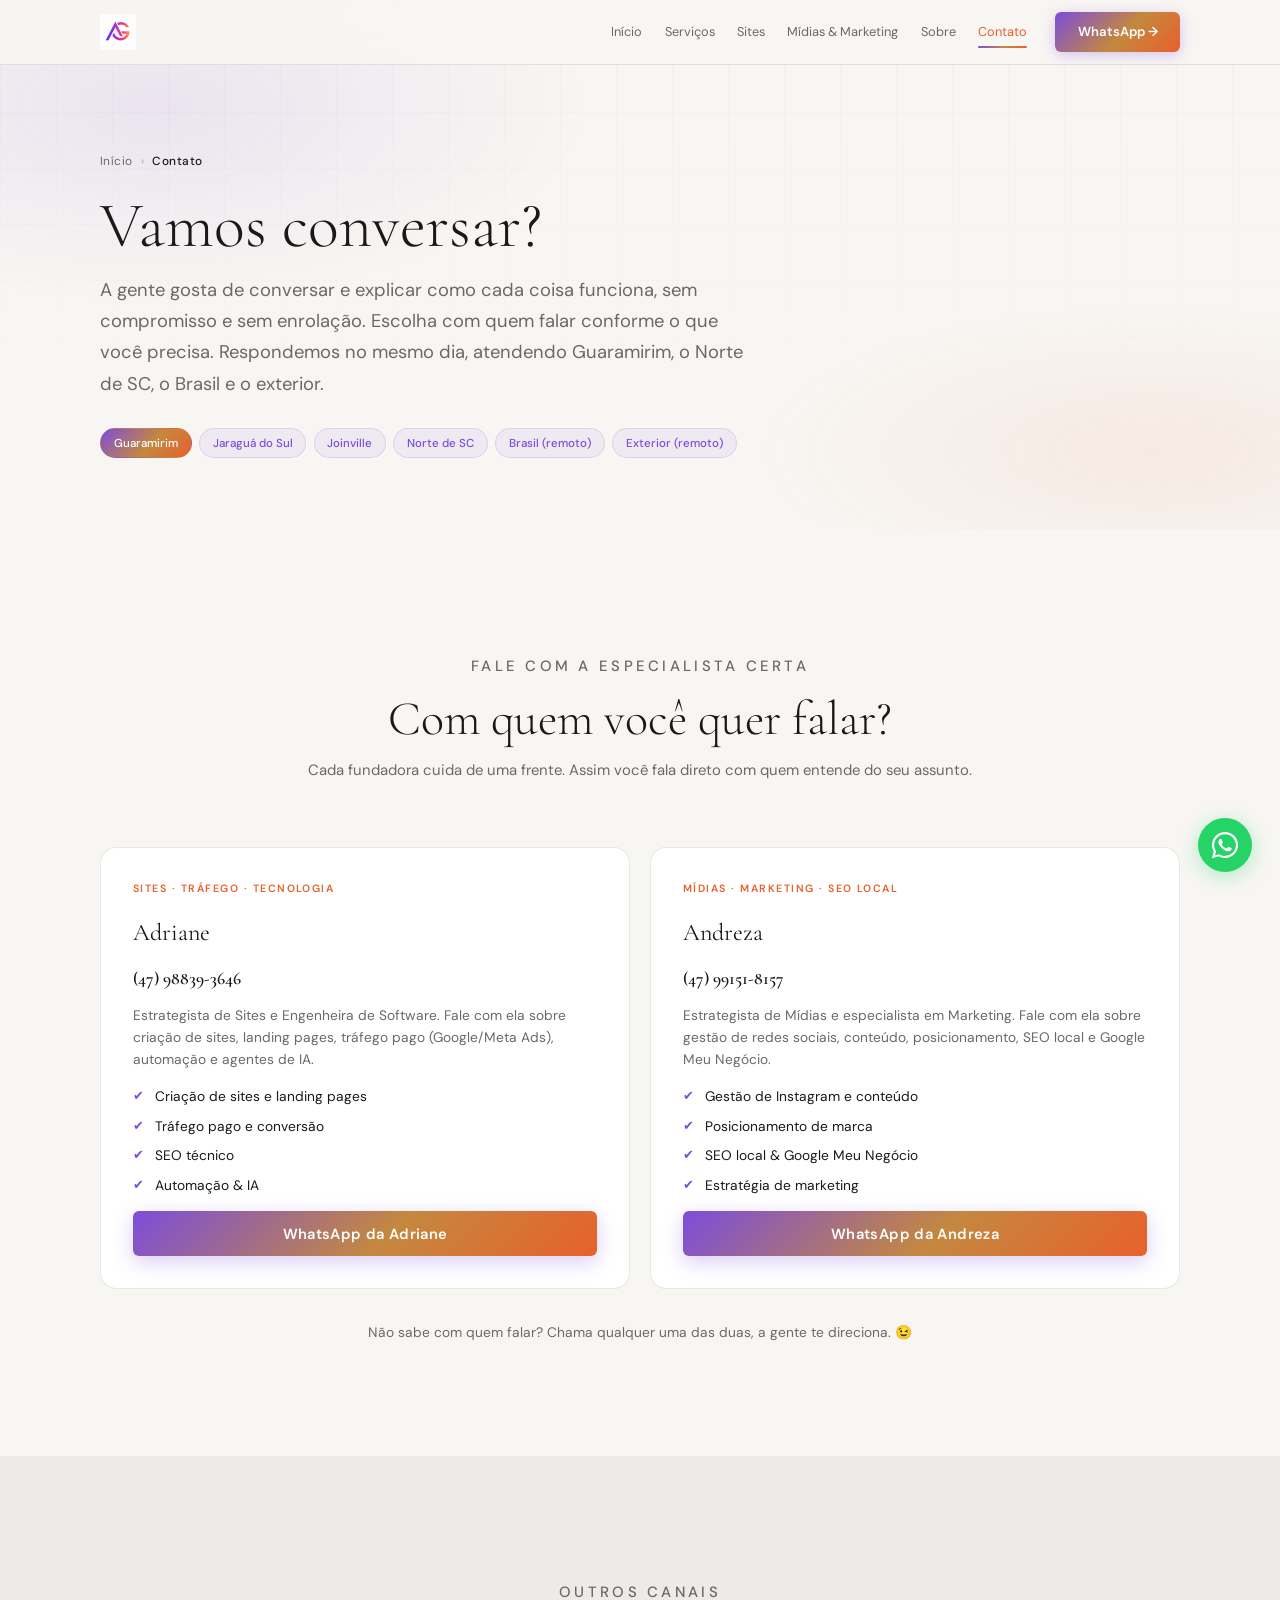
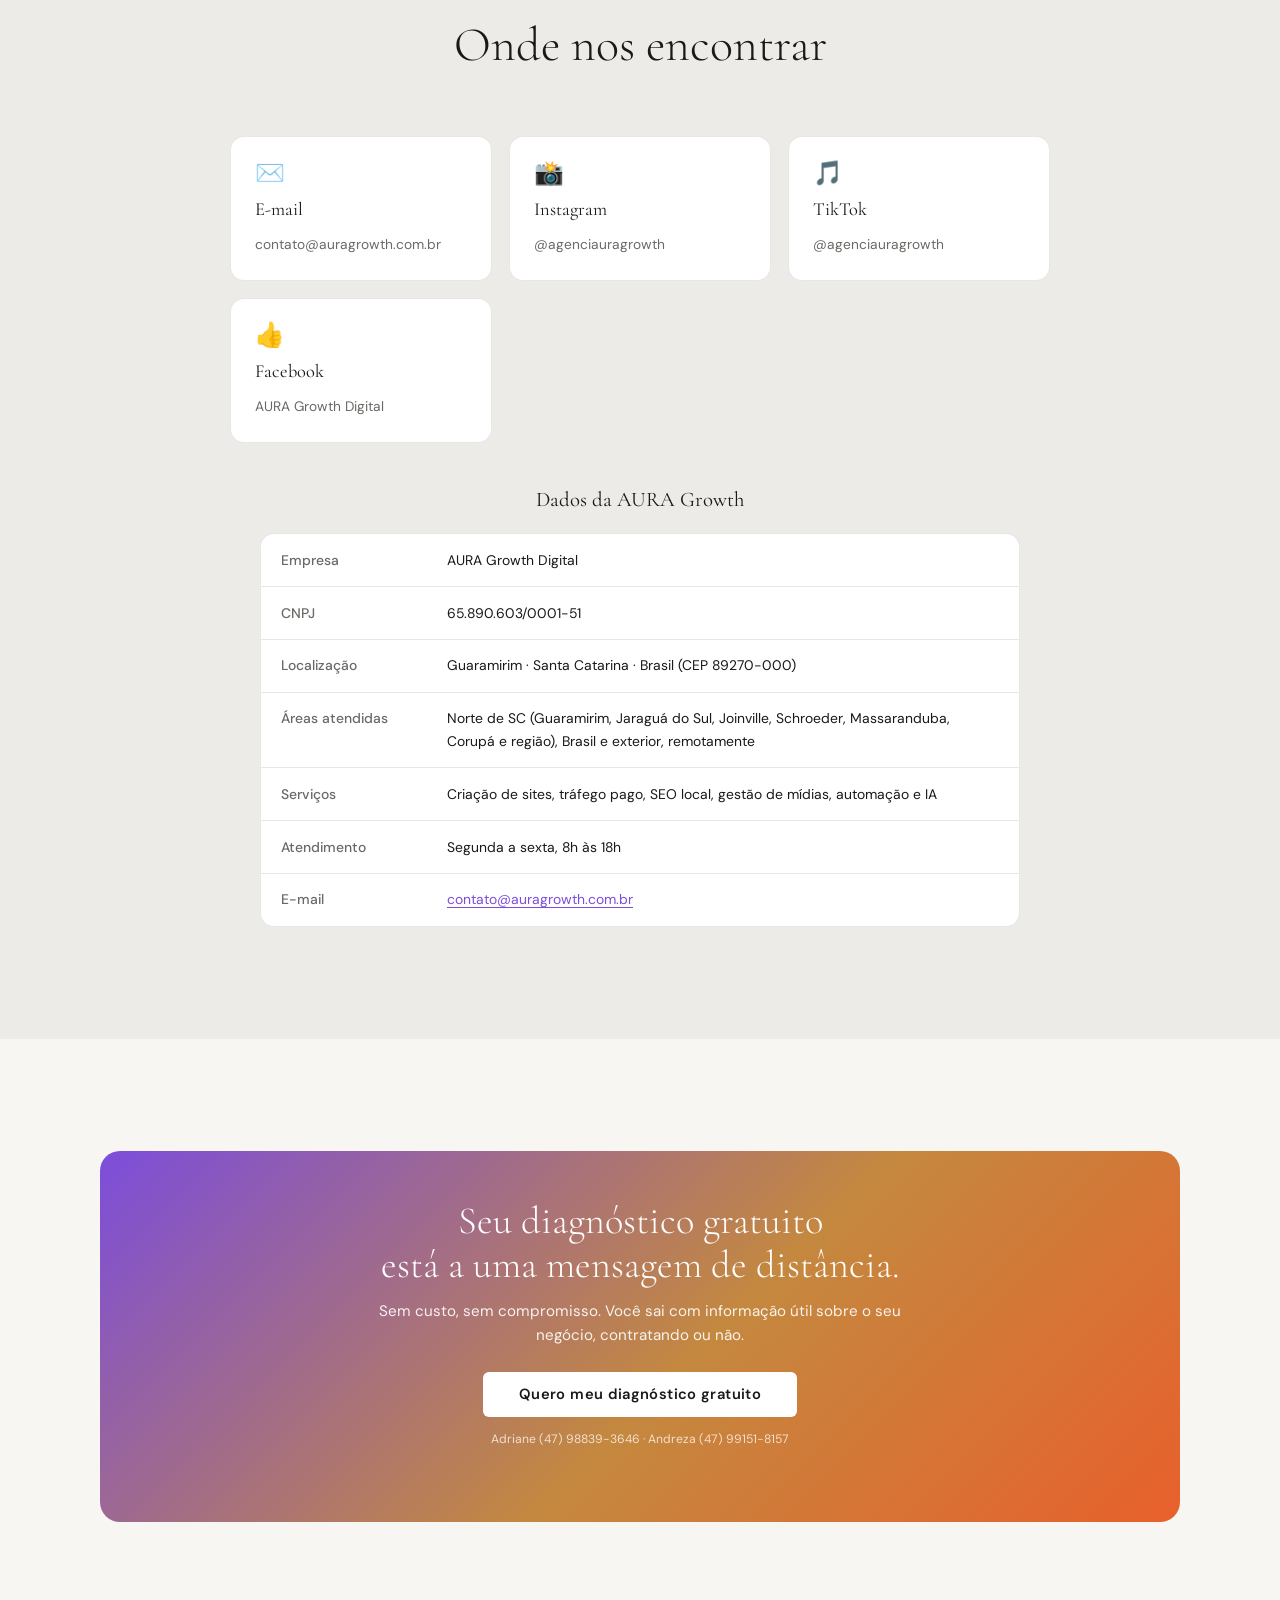
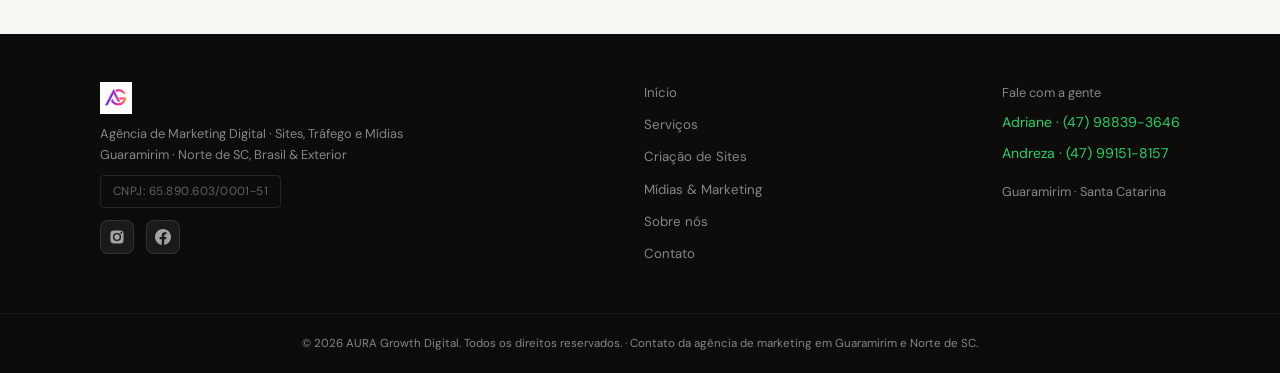
<file: contato.html>
<!doctype html>
<html lang="pt-BR">
  <head>
    <script>
      (function (w, d, s, l, i) {
        w[l] = w[l] || [];
        w[l].push({ "gtm.start": new Date().getTime(), event: "gtm.js" });
        var f = d.getElementsByTagName(s)[0],
          j = d.createElement(s),
          dl = l != "dataLayer" ? "&l=" + l : "";
        j.async = true;
        j.src = "https://www.googletagmanager.com/gtm.js?id=" + i + dl;
        f.parentNode.insertBefore(j, f);
      })(window, document, "script", "dataLayer", "GTM-NR9CGCS4");
    </script>
    <meta charset="UTF-8" />
    <meta name="viewport" content="width=device-width, initial-scale=1.0" />
    <title>Contato | AURA Growth, Agência de Marketing Digital em Guaramirim, SC</title>
    <meta
      name="description"
      content="Fale com a AURA Growth pelo WhatsApp: Adriane (sites, tráfego e tecnologia) e Andreza (mídias, marketing e SEO local). Atendemos Guaramirim, o Norte de SC, o Brasil e o exterior. Diagnóstico gratuito e sem compromisso."
    />
    <meta
      name="keywords"
      content="contato AURA Growth, WhatsApp agência de marketing Guaramirim, falar com agência marketing digital SC, orçamento site e marketing Norte de Santa Catarina"
    />
    <meta name="robots" content="index, follow, max-image-preview:large" />
    <meta name="theme-color" content="#7C4DDB" />
    <meta name="geo.region" content="BR-SC" />
    <meta name="geo.placename" content="Guaramirim, Santa Catarina" />
    <meta name="geo.position" content="-26.473500;-49.002800" />
    <link rel="icon" href="logo-aura.png" type="image/png" />
    <link rel="canonical" href="https://auragrowth.com.br/contato" />
    <meta property="og:type" content="website" />
    <meta property="og:url" content="https://auragrowth.com.br/contato" />
    <meta property="og:title" content="Contato | AURA Growth, Marketing Digital em Guaramirim, SC" />
    <meta
      property="og:description"
      content="Fale no WhatsApp com a especialista certa. Diagnóstico gratuito, atendimento local, nacional e internacional."
    />
    <meta property="og:image" content="https://auragrowth.com.br/logo-aura.png" />
    <link rel="preconnect" href="https://fonts.googleapis.com" />
    <link rel="preconnect" href="https://fonts.gstatic.com" crossorigin />
    <link rel="preload" as="image" href="logo-aura.png" fetchpriority="high" />
    <link
      href="https://fonts.googleapis.com/css2?family=Cormorant+Garamond:ital,wght@0,300;0,400;0,600;1,300;1,400&family=DM+Sans:opsz,wght@9..40,300;9..40,400;9..40,500&display=swap"
      rel="stylesheet"
    />
    <link rel="stylesheet" href="assets/style.css" />
    <script async src="https://www.googletagmanager.com/gtag/js?id=AW-18253939997"></script>
    <script>
      window.dataLayer = window.dataLayer || [];
      function gtag() {
        dataLayer.push(arguments);
      }
      gtag("js", new Date());
      gtag("config", "AW-18253939997");
      gtag("config", "G-0EVMF76012");
    </script>
    <script type="application/ld+json">
      {
        "@context": "https://schema.org",
        "@graph": [
          {
            "@type": "BreadcrumbList",
            "itemListElement": [
              { "@type": "ListItem", "position": 1, "name": "Início", "item": "https://auragrowth.com.br/" },
              { "@type": "ListItem", "position": 2, "name": "Contato", "item": "https://auragrowth.com.br/contato" }
            ]
          },
          {
            "@type": "ContactPage",
            "name": "Contato, AURA Growth",
            "url": "https://auragrowth.com.br/contato",
            "about": { "@id": "https://auragrowth.com.br/#org" },
            "mainEntity": {
              "@type": "Organization",
              "name": "AURA Growth Digital",
              "@id": "https://auragrowth.com.br/#org",
              "email": "contato@auragrowth.com.br",
              "taxID": "65.890.603/0001-51",
              "address": {
                "@type": "PostalAddress",
                "addressLocality": "Guaramirim",
                "addressRegion": "SC",
                "postalCode": "89270-000",
                "addressCountry": "BR"
              },
              "contactPoint": [
                {
                  "@type": "ContactPoint",
                  "contactType": "Sites, tráfego pago e tecnologia",
                  "telephone": "+55-47-98839-3646",
                  "name": "Adriane Oliveira",
                  "availableLanguage": "Portuguese"
                },
                {
                  "@type": "ContactPoint",
                  "contactType": "Mídias, marketing e SEO local",
                  "telephone": "+55-47-99151-8157",
                  "name": "Andreza Oliveira",
                  "availableLanguage": "Portuguese"
                }
              ]
            }
          }
        ]
      }
    </script>
  </head>
  <body>
    <noscript
      ><iframe
        src="https://www.googletagmanager.com/ns.html?id=GTM-NR9CGCS4"
        height="0"
        width="0"
        style="display: none; visibility: hidden"
      ></iframe
    ></noscript>

    <header id="hdr">
      <div class="nav-w">
        <a href="index.html" class="logo-link"
          ><img src="logo-aura.png" alt="AURA Growth Digital" class="logo-img" width="36" height="36" fetchpriority="high"
        /></a>
        <nav>
          <a href="index.html">Início</a><a href="servicos.html">Serviços</a><a href="criacao-de-sites.html">Sites</a
          ><a href="gestao-de-midias-e-marketing.html">Mídias &amp; Marketing</a><a href="sobre.html">Sobre</a
          ><a href="contato.html" class="act-page">Contato</a>
        </nav>
        <a
          data-gtm="whatsapp"
          href="https://wa.me/5547991518157?text=Ol%C3%A1%21%20Quero%20falar%20com%20a%20AURA."
          target="_blank"
          rel="noopener"
          class="btn-hn"
          >WhatsApp →</a
        >
        <button class="ham" id="ham" aria-label="Menu" aria-expanded="false"><span></span><span></span><span></span></button>
      </div>
      <div class="mob" id="mob">
        <a href="index.html" class="ml">Início</a><a href="servicos.html" class="ml">Serviços</a
        ><a href="criacao-de-sites.html" class="ml">Criação de Sites</a
        ><a href="gestao-de-midias-e-marketing.html" class="ml">Mídias &amp; Marketing</a><a href="sobre.html" class="ml">Sobre nós</a
        ><a href="contato.html" class="ml hi">Contato</a>
        <a
          data-gtm="whatsapp"
          href="https://wa.me/5547991518157?text=Ol%C3%A1%21%20Quero%20falar%20com%20a%20AURA."
          target="_blank"
          rel="noopener"
          class="ml hi"
          >WhatsApp →</a
        >
      </div>
    </header>

    <section class="page-hero">
      <div class="page-hero-bg"></div>
      <div class="w">
        <div class="crumbs rv"><a href="index.html">Início</a><span>›</span><b>Contato</b></div>
        <h1 class="rv">Vamos <span class="gt">conversar</span>?</h1>
        <p class="ph-lead rv">
          A gente gosta de conversar e explicar como cada coisa funciona, sem compromisso e sem enrolação. Escolha com quem falar conforme o
          que você precisa. Respondemos no mesmo dia, atendendo Guaramirim, o Norte de SC, o Brasil e o exterior.
        </p>
        <div class="local-chips rv">
          <span class="mark">Guaramirim</span><span>Jaraguá do Sul</span><span>Joinville</span><span>Norte de SC</span
          ><span>Brasil (remoto)</span><span>Exterior (remoto)</span>
        </div>
      </div>
    </section>

    <section class="sec">
      <div class="w">
        <div class="sh rv">
          <p class="label label-c">Fale com a especialista certa</p>
          <h2>Com quem você quer falar?</h2>
          <p>Cada fundadora cuida de uma frente. Assim você fala direto com quem entende do seu assunto.</p>
        </div>
        <div class="plans rv">
          <div class="plan">
            <span class="plan-tag">Sites · Tráfego · Tecnologia</span>
            <span class="plan-name">Adriane</span>
            <p class="plan-price"><strong style="font-size: 1.1rem">(47) 98839-3646</strong></p>
            <p style="font-size: 0.86rem; color: var(--muted); line-height: 1.6">
              Estrategista de Sites e Engenheira de Software. Fale com ela sobre criação de sites, landing pages, tráfego pago (Google/Meta
              Ads), automação e agentes de IA.
            </p>
            <ul>
              <li>Criação de sites e landing pages</li>
              <li>Tráfego pago e conversão</li>
              <li>SEO técnico</li>
              <li>Automação &amp; IA</li>
            </ul>
            <a
              data-gtm="whatsapp"
              href="https://wa.me/5547988393646?text=Ol%C3%A1%20Adriane%21%20Quero%20falar%20sobre%20site%2C%20tr%C3%A1fego%20ou%20tecnologia."
              target="_blank"
              rel="noopener"
              class="btn btn-grad"
              >WhatsApp da Adriane</a
            >
          </div>
          <div class="plan">
            <span class="plan-tag">Mídias · Marketing · SEO Local</span>
            <span class="plan-name">Andreza</span>
            <p class="plan-price"><strong style="font-size: 1.1rem">(47) 99151-8157</strong></p>
            <p style="font-size: 0.86rem; color: var(--muted); line-height: 1.6">
              Estrategista de Mídias e especialista em Marketing. Fale com ela sobre gestão de redes sociais, conteúdo, posicionamento, SEO
              local e Google Meu Negócio.
            </p>
            <ul>
              <li>Gestão de Instagram e conteúdo</li>
              <li>Posicionamento de marca</li>
              <li>SEO local &amp; Google Meu Negócio</li>
              <li>Estratégia de marketing</li>
            </ul>
            <a
              data-gtm="whatsapp"
              href="https://wa.me/5547991518157?text=Ol%C3%A1%20Andreza%21%20Quero%20falar%20sobre%20marketing%2C%20redes%20ou%20SEO%20local."
              target="_blank"
              rel="noopener"
              class="btn btn-grad"
              >WhatsApp da Andreza</a
            >
          </div>
        </div>
        <p class="tc mt-2" style="font-size: 0.86rem; color: var(--muted)">
          Não sabe com quem falar? Chama qualquer uma das duas, a gente te direciona. 😉
        </p>
      </div>
    </section>

    <section class="sec" style="background: var(--cream)">
      <div class="w">
        <div class="sh rv">
          <p class="label label-c">Outros canais</p>
          <h2>Onde nos encontrar</h2>
        </div>
        <div class="feat-grid rv" style="max-width: 820px; margin: 0 auto">
          <a data-gtm="email" href="mailto:contato@auragrowth.com.br" class="feat"
            ><span class="feat-ic">✉️</span>
            <h3>E-mail</h3>
            <p>contato@auragrowth.com.br</p></a
          >
          <a href="https://www.instagram.com/agenciauragrowth/" target="_blank" rel="noopener" class="feat"
            ><span class="feat-ic">📸</span>
            <h3>Instagram</h3>
            <p>@agenciauragrowth</p></a
          >
          <a href="https://www.tiktok.com/@agenciauragrowth" target="_blank" rel="noopener" class="feat"
            ><span class="feat-ic">🎵</span>
            <h3>TikTok</h3>
            <p>@agenciauragrowth</p></a
          >
          <a href="https://www.facebook.com/profile.php?id=61588174911608&locale=pt_BR" target="_blank" rel="noopener" class="feat"
            ><span class="feat-ic">👍</span>
            <h3>Facebook</h3>
            <p>AURA Growth Digital</p></a
          >
        </div>
        <div class="prose narrow rv" style="margin-top: 2.5rem">
          <h3 style="text-align: center">Dados da AURA Growth</h3>
          <dl class="factbox" style="margin-top: 1rem">
            <div class="factbox-row">
              <dt>Empresa</dt>
              <dd>AURA Growth Digital</dd>
            </div>
            <div class="factbox-row">
              <dt>CNPJ</dt>
              <dd>65.890.603/0001-51</dd>
            </div>
            <div class="factbox-row">
              <dt>Localização</dt>
              <dd>Guaramirim · Santa Catarina · Brasil (CEP 89270-000)</dd>
            </div>
            <div class="factbox-row">
              <dt>Áreas atendidas</dt>
              <dd>
                Norte de SC (Guaramirim, Jaraguá do Sul, Joinville, Schroeder, Massaranduba, Corupá e região), Brasil e exterior,
                remotamente
              </dd>
            </div>
            <div class="factbox-row">
              <dt>Serviços</dt>
              <dd>Criação de sites, tráfego pago, SEO local, gestão de mídias, automação e IA</dd>
            </div>
            <div class="factbox-row">
              <dt>Atendimento</dt>
              <dd>Segunda a sexta, 8h às 18h</dd>
            </div>
            <div class="factbox-row">
              <dt>E-mail</dt>
              <dd><a data-gtm="email" href="mailto:contato@auragrowth.com.br">contato@auragrowth.com.br</a></dd>
            </div>
          </dl>
        </div>
      </div>
    </section>

    <section class="sec">
      <div class="w">
        <div class="cta-band rv">
          <h2>Seu diagnóstico gratuito<br />está a uma mensagem de distância.</h2>
          <p>Sem custo, sem compromisso. Você sai com informação útil sobre o seu negócio, contratando ou não.</p>
          <div class="dual-cta" style="justify-content: center">
            <a
              data-gtm="whatsapp"
              href="https://wa.me/5547991518157?text=Ol%C3%A1%21%20Quero%20meu%20diagn%C3%B3stico%20de%20posicionamento%20digital%20gratuito."
              target="_blank"
              rel="noopener"
              class="btn"
              >Quero meu diagnóstico gratuito</a
            >
          </div>
          <p class="cta-band-note">Adriane (47) 98839-3646 · Andreza (47) 99151-8157</p>
        </div>
      </div>
    </section>

    <footer>
      <div class="foot-in">
        <div class="foot-brand">
          <img src="logo-aura.png" alt="AURA Growth Digital" class="foot-logo" width="32" height="32" loading="lazy" />
          <p>Agência de Marketing Digital · Sites, Tráfego e Mídias</p>
          <p>Guaramirim · Norte de SC, Brasil &amp; Exterior</p>
          <span class="foot-cnpj">CNPJ: 65.890.603/0001-51</span>
          <div class="foot-social-links">
            <a href="https://www.instagram.com/agenciauragrowth/" target="_blank" rel="noopener" aria-label="Instagram"
              ><svg viewBox="0 0 24 24">
                <path
                  d="M12 2.163c3.204 0 3.584.012 4.85.07 3.252.148 4.771 1.691 4.919 4.919.058 1.265.069 1.645.069 4.849 0 3.205-.012 3.584-.069 4.849-.149 3.225-1.664 4.771-4.919 4.919-1.266.058-1.644.07-4.85.07-3.204 0-3.584-.012-4.849-.07-3.26-.149-4.771-1.699-4.919-4.92-.058-1.265-.07-1.644-.07-4.849 0-3.204.013-3.583.07-4.849.149-3.227 1.664-4.771 4.919-4.919 1.266-.057 1.645-.069 4.849-.069zm0 3.675a6.162 6.162 0 100 12.324 6.162 6.162 0 000-12.324zm0 10.162a4 4 0 110-8 4 4 0 010 8zm6.406-11.845a1.44 1.44 0 100 2.881 1.44 1.44 0 000-2.881z"
                /></svg></a
            ><a
              href="https://www.facebook.com/profile.php?id=61588174911608&locale=pt_BR"
              target="_blank"
              rel="noopener"
              aria-label="Facebook"
              ><svg viewBox="0 0 24 24">
                <path
                  d="M24 12.073c0-6.627-5.373-12-12-12s-12 5.373-12 12c0 5.99 4.388 10.954 10.125 11.854v-8.385H7.078v-3.47h3.047V9.43c0-3.007 1.792-4.669 4.533-4.669 1.312 0 2.686.235 2.686.235v2.953H15.83c-1.491 0-1.956.925-1.956 1.874v2.25h3.328l-.532 3.47h-2.796v8.385C19.612 23.027 24 18.062 24 12.073z"
                /></svg
            ></a>
          </div>
        </div>
        <div class="foot-links">
          <a href="index.html">Início</a><a href="servicos.html">Serviços</a><a href="criacao-de-sites.html">Criação de Sites</a
          ><a href="gestao-de-midias-e-marketing.html">Mídias &amp; Marketing</a><a href="sobre.html">Sobre nós</a
          ><a href="contato.html">Contato</a>
        </div>
        <div class="foot-con">
          <p>Fale com a gente</p>
          <a data-gtm="whatsapp" href="https://wa.me/5547988393646" target="_blank" rel="noopener">Adriane · (47) 98839-3646</a
          ><a data-gtm="whatsapp" href="https://wa.me/5547991518157" target="_blank" rel="noopener">Andreza · (47) 99151-8157</a>
          <p style="margin-top: 0.5rem">Guaramirim · Santa Catarina</p>
        </div>
      </div>
      <div class="foot-bot">
        <p>© 2026 AURA Growth Digital. Todos os direitos reservados. · Contato da agência de marketing em Guaramirim e Norte de SC.</p>
      </div>
    </footer>

    <div class="waf-wrap">
      <a
        data-gtm="whatsapp"
        href="https://wa.me/5547991518157?text=Ol%C3%A1%21%20Quero%20falar%20com%20a%20AURA."
        target="_blank"
        rel="noopener"
        class="waf"
        aria-label="Falar no WhatsApp com a AURA Growth"
        ><svg xmlns="http://www.w3.org/2000/svg" viewBox="0 0 448 512" fill="currentColor" width="30" height="30" aria-hidden="true">
          <path
            d="M380.9 97.1C339 55.1 283.2 32 223.9 32c-122.4 0-222 99.6-222 222 0 39.1 10.2 77.3 29.6 111L0 480l117.7-30.9c32.4 17.7 68.9 27 106.1 27h.1c122.3 0 224.1-99.6 224.1-222 0-59.3-25.2-115-67.1-157zM223.9 442.3c-33.2 0-65.7-8.9-94-25.7l-6.7-4-69.8 18.3L72 361.7l-4.4-7c-18.5-29.4-28.2-63.3-28.2-98.2 0-101.7 82.8-184.5 184.6-184.5 49.3 0 95.6 19.2 130.4 54.1 34.8 34.9 56.2 81.2 56.1 130.5 0 101.8-84.9 184.7-186.6 184.7zm101.2-138.2c-5.5-2.8-32.8-16.2-37.9-18-5.1-1.9-8.8-2.8-12.5 2.8-3.7 5.6-14.3 18-17.6 21.8-3.2 3.7-6.5 4.2-12 1.4-32.6-16.3-54-29.1-75.5-66-5.7-9.8 5.7-9.1 16.3-30.3 1.8-3.7.9-6.9-.5-9.7-1.4-2.8-12.5-30.1-17.1-41.2-4.5-10.8-9.1-9.3-12.5-9.5-3.2-.2-6.9-.2-10.6-.2-3.7 0-9.7 1.4-14.8 6.9-5.1 5.6-19.4 19-19.4 46.3 0 27.3 19.9 53.7 22.6 57.4 2.8 3.7 39.1 59.7 94.8 83.8 35.2 15.2 49 16.5 66.6 13.9 10.7-1.6 32.8-13.4 37.4-26.4 4.6-13 4.6-24.1 3.2-26.4-1.3-2.5-5-3.9-10.5-6.6z"
          /></svg
      ></a>
    </div>
    <script src="assets/script.js"></script>
  </body>
</html>
</file>
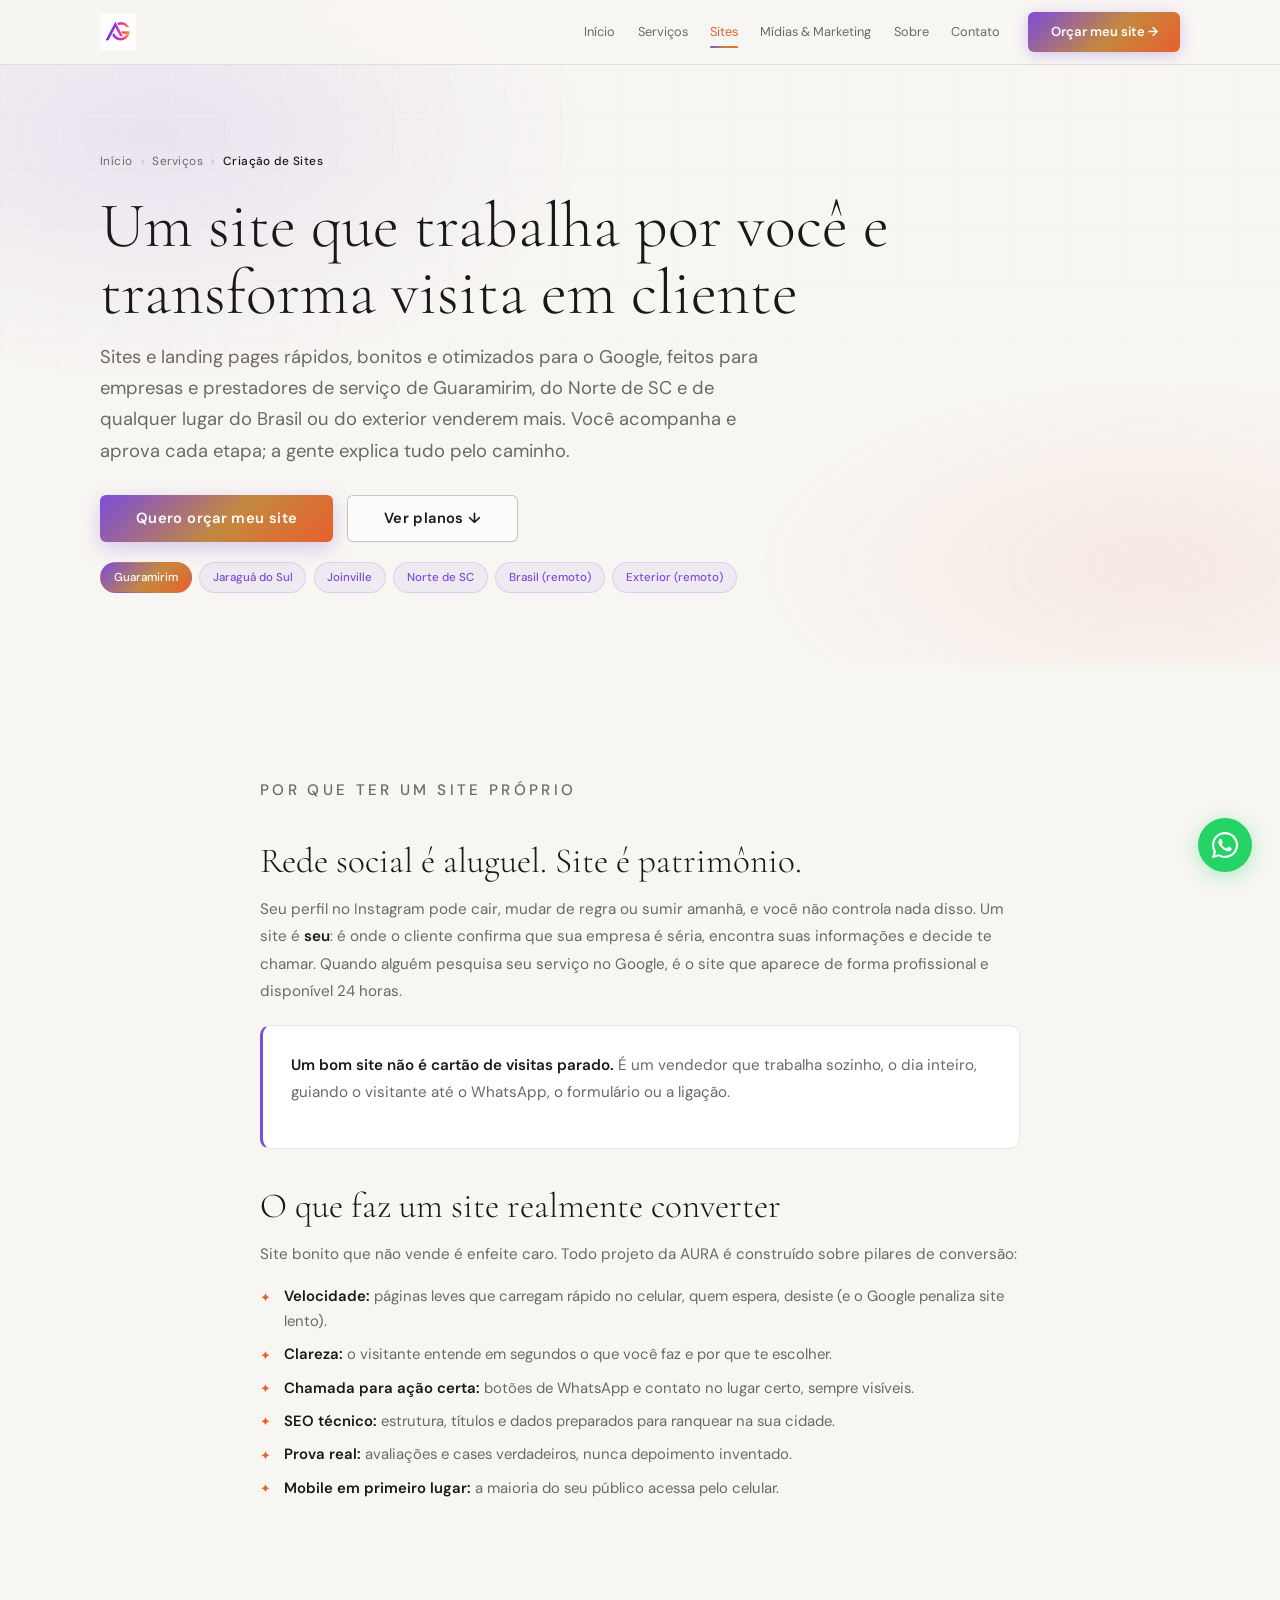
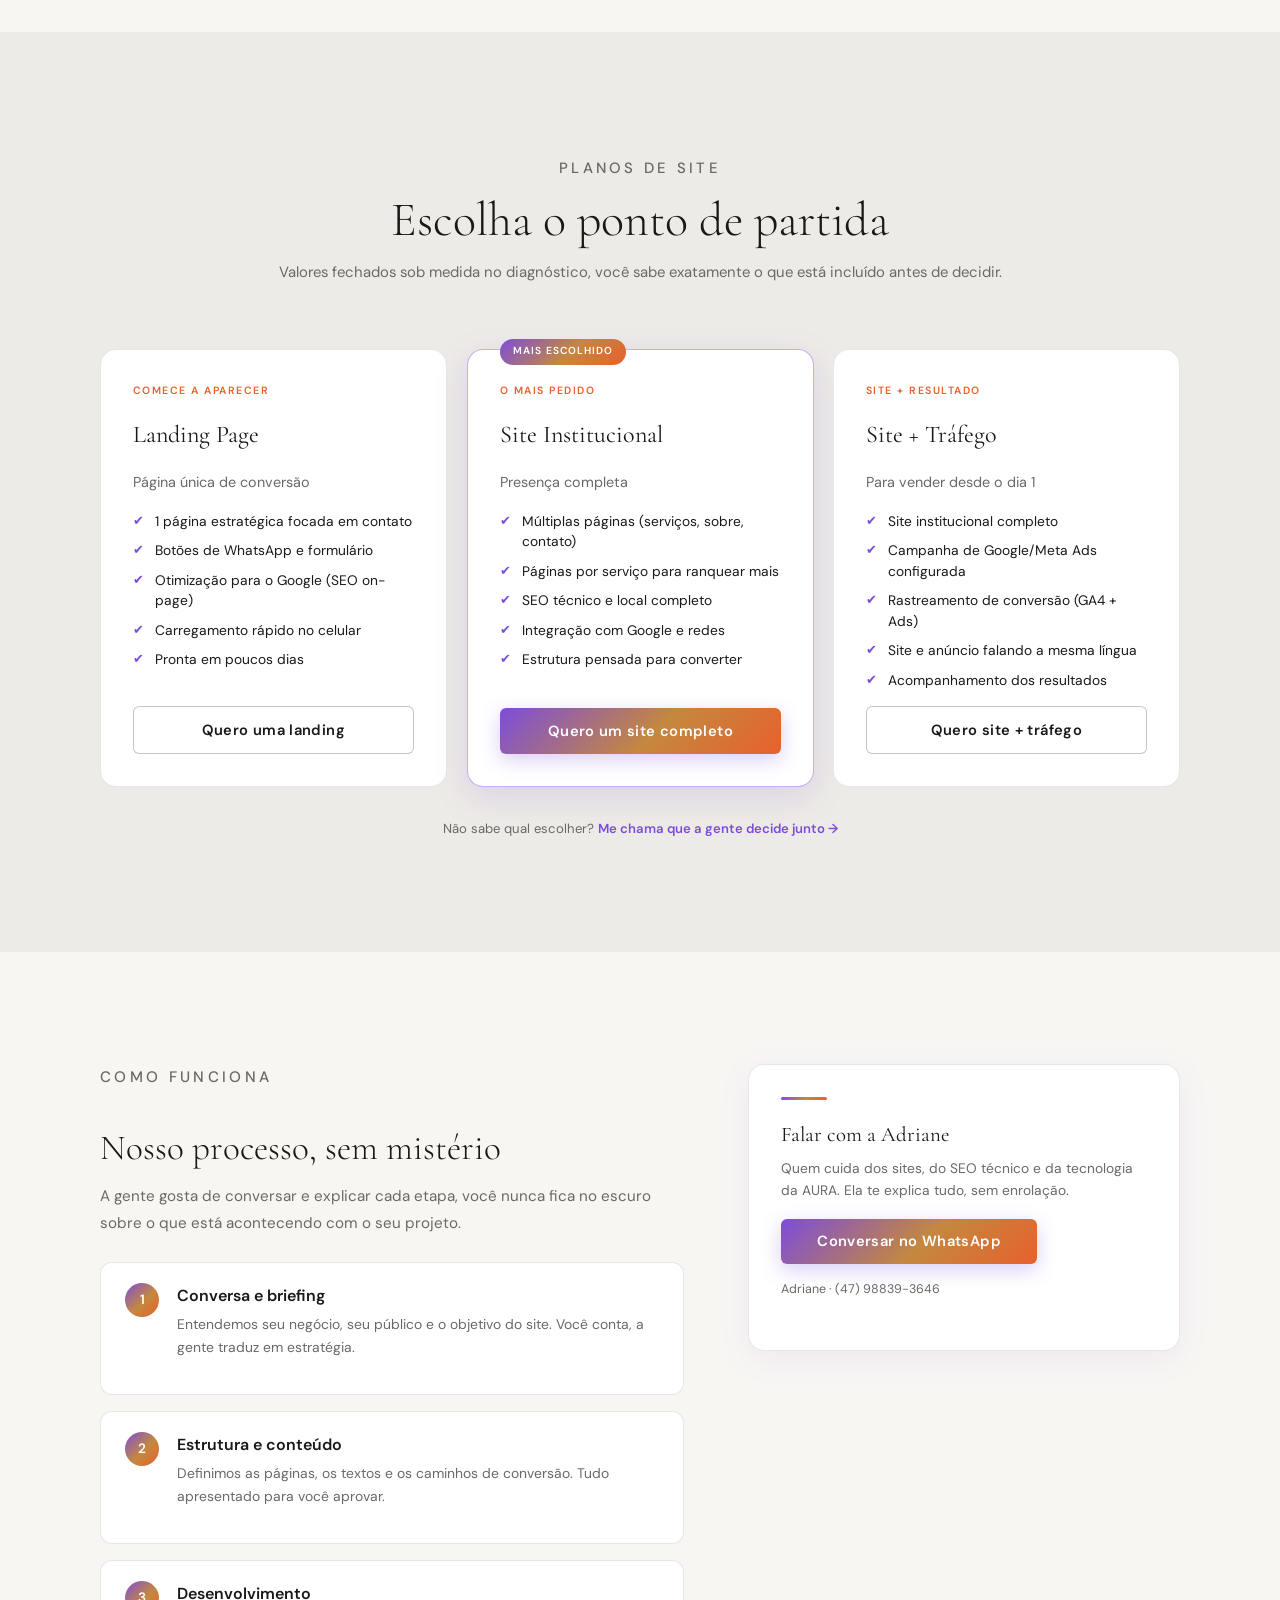
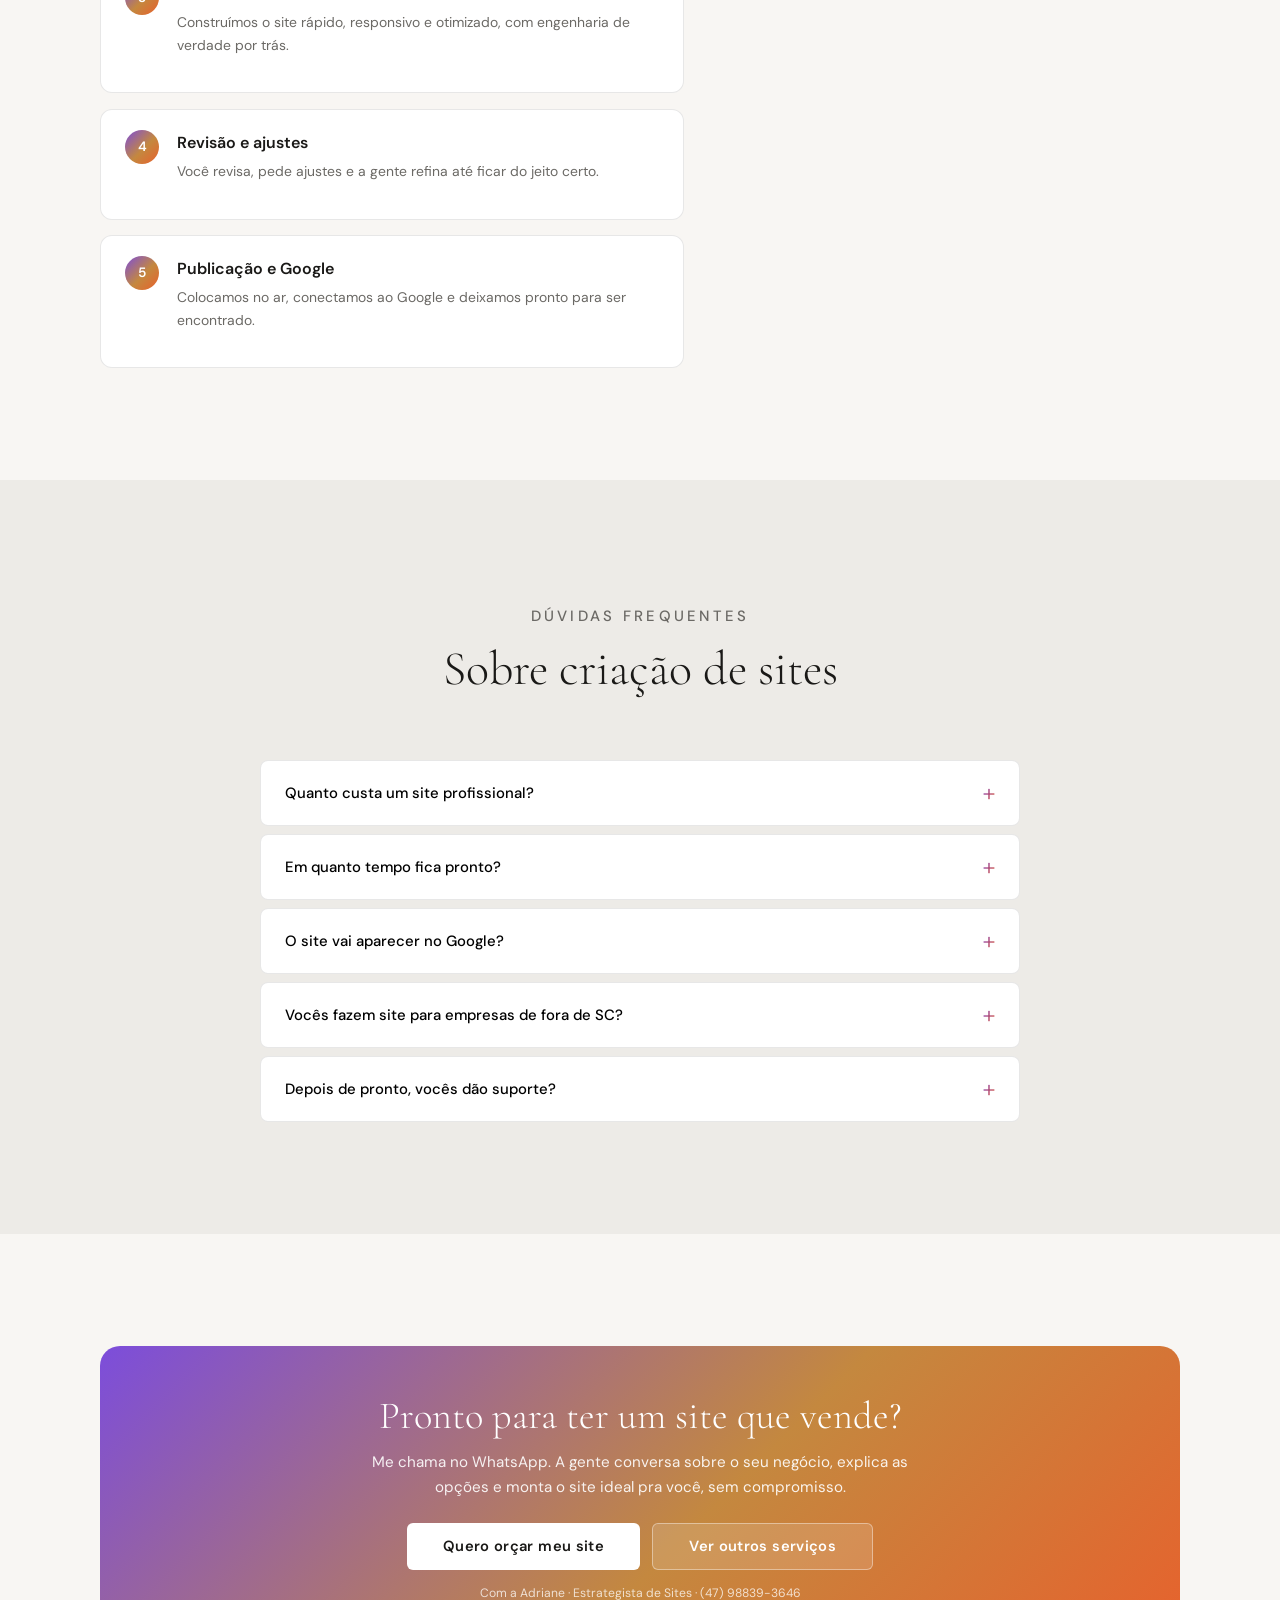
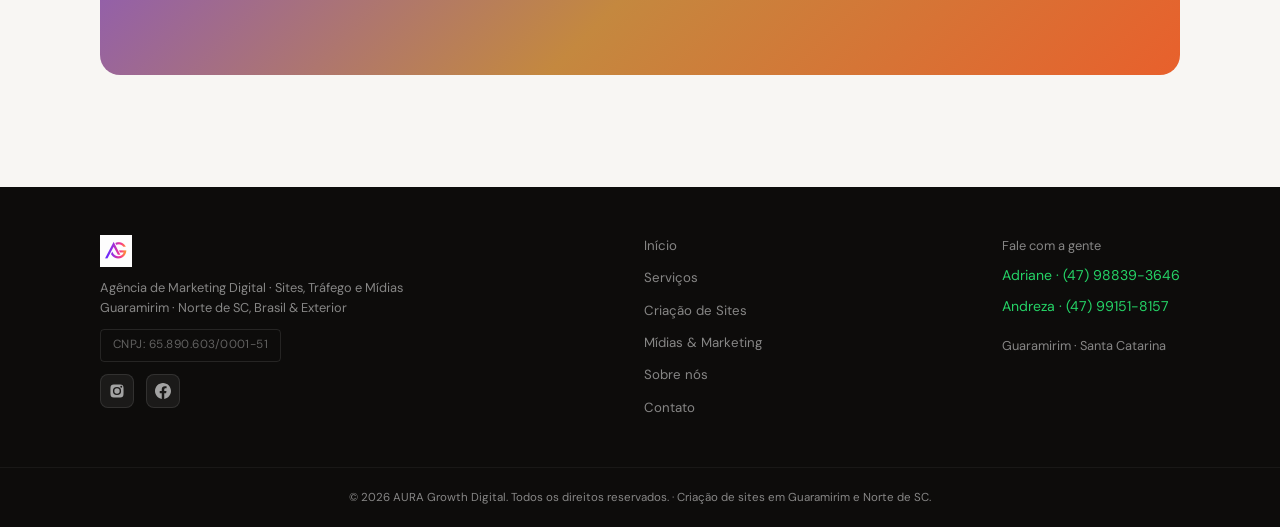
<file: criacao-de-sites.html>
<!doctype html>
<html lang="pt-BR">
  <head>
    <script>
      (function (w, d, s, l, i) {
        w[l] = w[l] || [];
        w[l].push({ "gtm.start": new Date().getTime(), event: "gtm.js" });
        var f = d.getElementsByTagName(s)[0],
          j = d.createElement(s),
          dl = l != "dataLayer" ? "&l=" + l : "";
        j.async = true;
        j.src = "https://www.googletagmanager.com/gtm.js?id=" + i + dl;
        f.parentNode.insertBefore(j, f);
      })(window, document, "script", "dataLayer", "GTM-NR9CGCS4");
    </script>
    <meta charset="UTF-8" />
    <meta name="viewport" content="width=device-width, initial-scale=1.0" />
    <title>Criação de Sites em Guaramirim e Norte de SC | Sites que Convertem, AURA Growth</title>
    <meta
      name="description"
      content="Criação de sites e landing pages profissionais em Guaramirim, Jaraguá do Sul, Joinville e todo o Norte de SC, e remotamente para o Brasil e o exterior. Sites rápidos, otimizados para o Google e feitos para transformar visitantes em clientes."
    />
    <meta
      name="keywords"
      content="criação de sites Guaramirim, criação de sites Jaraguá do Sul, desenvolvimento de sites Joinville, landing page que converte, site profissional Norte de Santa Catarina, criar site para empresa, site otimizado para Google"
    />
    <meta name="robots" content="index, follow, max-image-preview:large" />
    <meta name="theme-color" content="#7C4DDB" />
    <meta name="geo.region" content="BR-SC" />
    <meta name="geo.placename" content="Guaramirim, Santa Catarina" />
    <meta name="geo.position" content="-26.473500;-49.002800" />
    <link rel="icon" href="logo-aura.png" type="image/png" />
    <link rel="canonical" href="https://auragrowth.com.br/criacao-de-sites" />
    <meta property="og:type" content="website" />
    <meta property="og:url" content="https://auragrowth.com.br/criacao-de-sites" />
    <meta property="og:title" content="Criação de Sites que Convertem | AURA Growth, Guaramirim e Norte de SC" />
    <meta
      property="og:description"
      content="Sites rápidos, otimizados para o Google e feitos para vender. Atendimento local, nacional e internacional."
    />
    <meta property="og:image" content="https://auragrowth.com.br/logo-aura.png" />
    <link rel="preconnect" href="https://fonts.googleapis.com" />
    <link rel="preconnect" href="https://fonts.gstatic.com" crossorigin />
    <link rel="preload" as="image" href="logo-aura.png" fetchpriority="high" />
    <link
      href="https://fonts.googleapis.com/css2?family=Cormorant+Garamond:ital,wght@0,300;0,400;0,600;1,300;1,400&family=DM+Sans:opsz,wght@9..40,300;9..40,400;9..40,500&display=swap"
      rel="stylesheet"
    />
    <link rel="stylesheet" href="assets/style.css" />
    <script async src="https://www.googletagmanager.com/gtag/js?id=AW-18253939997"></script>
    <script>
      window.dataLayer = window.dataLayer || [];
      function gtag() {
        dataLayer.push(arguments);
      }
      gtag("js", new Date());
      gtag("config", "AW-18253939997");
      gtag("config", "G-0EVMF76012");
    </script>
    <script type="application/ld+json">
      {
        "@context": "https://schema.org",
        "@graph": [
          {
            "@type": "BreadcrumbList",
            "itemListElement": [
              { "@type": "ListItem", "position": 1, "name": "Início", "item": "https://auragrowth.com.br/" },
              { "@type": "ListItem", "position": 2, "name": "Criação de Sites", "item": "https://auragrowth.com.br/criacao-de-sites" }
            ]
          },
          {
            "@type": "Service",
            "serviceType": "Criação de sites e landing pages",
            "name": "Criação de Sites, AURA Growth",
            "provider": { "@type": "Organization", "name": "AURA Growth Digital", "@id": "https://auragrowth.com.br/#org" },
            "areaServed": [
              { "@type": "City", "name": "Guaramirim" },
              { "@type": "City", "name": "Jaraguá do Sul" },
              { "@type": "City", "name": "Joinville" },
              { "@type": "State", "name": "Santa Catarina" },
              { "@type": "Country", "name": "Brasil" }
            ],
            "description": "Desenvolvimento de sites institucionais e landing pages rápidas, otimizadas para SEO e focadas em conversão, para empresas e prestadores de serviço."
          },
          {
            "@type": "FAQPage",
            "mainEntity": [
              {
                "@type": "Question",
                "name": "Quanto custa um site profissional?",
                "acceptedAnswer": {
                  "@type": "Answer",
                  "text": "O valor depende do tipo de site (landing page, site institucional ou site com tráfego integrado) e dos recursos necessários. A AURA monta um orçamento sob medida após um diagnóstico gratuito no WhatsApp, sempre explicando o que está incluído."
                }
              },
              {
                "@type": "Question",
                "name": "Em quanto tempo o site fica pronto?",
                "acceptedAnswer": {
                  "@type": "Answer",
                  "text": "Uma landing page costuma ficar pronta em poucos dias e um site institucional em 1 a 3 semanas, dependendo do conteúdo. A AURA alinha o prazo logo no início do projeto."
                }
              },
              {
                "@type": "Question",
                "name": "O site vai aparecer no Google?",
                "acceptedAnswer": {
                  "@type": "Answer",
                  "text": "Sim. Todos os sites são entregues com SEO técnico, velocidade otimizada e estrutura preparada para ranquear nas buscas da sua cidade e região."
                }
              },
              {
                "@type": "Question",
                "name": "Vocês fazem site para empresas de outras cidades?",
                "acceptedAnswer": {
                  "@type": "Answer",
                  "text": "Sim. Além de Guaramirim e do Norte de SC, atendemos empresas em todo o Brasil e no exterior de forma remota, sem perder proximidade."
                }
              }
            ]
          }
        ]
      }
    </script>
  </head>
  <body>
    <noscript
      ><iframe
        src="https://www.googletagmanager.com/ns.html?id=GTM-NR9CGCS4"
        height="0"
        width="0"
        style="display: none; visibility: hidden"
      ></iframe
    ></noscript>

    <header id="hdr">
      <div class="nav-w">
        <a href="index.html" class="logo-link"
          ><img src="logo-aura.png" alt="AURA Growth Digital" class="logo-img" width="36" height="36" fetchpriority="high"
        /></a>
        <nav>
          <a href="index.html">Início</a><a href="servicos.html">Serviços</a><a href="criacao-de-sites.html" class="act-page">Sites</a
          ><a href="gestao-de-midias-e-marketing.html">Mídias &amp; Marketing</a><a href="sobre.html">Sobre</a
          ><a href="contato.html">Contato</a>
        </nav>
        <a
          data-gtm="whatsapp"
          href="https://wa.me/5547988393646?text=Ol%C3%A1%20Adriane%21%20Quero%20um%20or%C3%A7amento%20de%20site."
          target="_blank"
          rel="noopener"
          class="btn-hn"
          >Orçar meu site →</a
        >
        <button class="ham" id="ham" aria-label="Menu" aria-expanded="false"><span></span><span></span><span></span></button>
      </div>
      <div class="mob" id="mob">
        <a href="index.html" class="ml">Início</a><a href="servicos.html" class="ml">Serviços</a
        ><a href="criacao-de-sites.html" class="ml hi">Criação de Sites</a
        ><a href="gestao-de-midias-e-marketing.html" class="ml">Mídias &amp; Marketing</a><a href="sobre.html" class="ml">Sobre nós</a
        ><a href="contato.html" class="ml">Contato</a>
        <a
          data-gtm="whatsapp"
          href="https://wa.me/5547988393646?text=Ol%C3%A1%20Adriane%21%20Quero%20um%20or%C3%A7amento%20de%20site."
          target="_blank"
          rel="noopener"
          class="ml hi"
          >Orçar meu site →</a
        >
      </div>
    </header>

    <section class="page-hero">
      <div class="page-hero-bg"></div>
      <div class="w">
        <div class="crumbs rv">
          <a href="index.html">Início</a><span>›</span><a href="servicos.html">Serviços</a><span>›</span><b>Criação de Sites</b>
        </div>
        <h1 class="rv">Um site que <span class="gt">trabalha por você</span> e transforma visita em cliente</h1>
        <p class="ph-lead rv">
          Sites e landing pages rápidos, bonitos e otimizados para o Google, feitos para empresas e prestadores de serviço de Guaramirim, do
          Norte de SC e de qualquer lugar do Brasil ou do exterior venderem mais. Você acompanha e aprova cada etapa; a gente explica tudo
          pelo caminho.
        </p>
        <div class="page-hero-cta rv">
          <a
            data-gtm="whatsapp"
            href="https://wa.me/5547988393646?text=Ol%C3%A1%20Adriane%21%20Quero%20um%20or%C3%A7amento%20de%20site%20para%20a%20minha%20empresa."
            target="_blank"
            rel="noopener"
            class="btn btn-grad"
            >Quero orçar meu site</a
          >
          <a href="#planos" class="btn btn-out">Ver planos ↓</a>
        </div>
        <div class="local-chips rv">
          <span class="mark">Guaramirim</span><span>Jaraguá do Sul</span><span>Joinville</span><span>Norte de SC</span
          ><span>Brasil (remoto)</span><span>Exterior (remoto)</span>
        </div>
      </div>
    </section>

    <section class="sec">
      <div class="w">
        <div class="prose narrow rv">
          <p class="label label-c">Por que ter um site próprio</p>
          <h2>Rede social é aluguel. Site é patrimônio.</h2>
          <p>
            Seu perfil no Instagram pode cair, mudar de regra ou sumir amanhã, e você não controla nada disso. Um site é
            <strong>seu</strong>: é onde o cliente confirma que sua empresa é séria, encontra suas informações e decide te chamar. Quando
            alguém pesquisa seu serviço no Google, é o site que aparece de forma profissional e disponível 24 horas.
          </p>
          <div class="answer">
            <p>
              <strong>Um bom site não é cartão de visitas parado.</strong> É um vendedor que trabalha sozinho, o dia inteiro, guiando o
              visitante até o WhatsApp, o formulário ou a ligação.
            </p>
          </div>
          <h2>O que faz um site realmente converter</h2>
          <p>Site bonito que não vende é enfeite caro. Todo projeto da AURA é construído sobre pilares de conversão:</p>
          <ul>
            <li>
              <strong>Velocidade:</strong> páginas leves que carregam rápido no celular, quem espera, desiste (e o Google penaliza site
              lento).
            </li>
            <li><strong>Clareza:</strong> o visitante entende em segundos o que você faz e por que te escolher.</li>
            <li><strong>Chamada para ação certa:</strong> botões de WhatsApp e contato no lugar certo, sempre visíveis.</li>
            <li><strong>SEO técnico:</strong> estrutura, títulos e dados preparados para ranquear na sua cidade.</li>
            <li><strong>Prova real:</strong> avaliações e cases verdadeiros, nunca depoimento inventado.</li>
            <li><strong>Mobile em primeiro lugar:</strong> a maioria do seu público acessa pelo celular.</li>
          </ul>
        </div>
      </div>
    </section>

    <section id="planos" class="sec" style="background: var(--cream)">
      <div class="w">
        <div class="sh rv">
          <p class="label label-c">Planos de site</p>
          <h2>Escolha o ponto de partida</h2>
          <p>Valores fechados sob medida no diagnóstico, você sabe exatamente o que está incluído antes de decidir.</p>
        </div>
        <div class="plans rv">
          <div class="plan">
            <span class="plan-tag">Comece a aparecer</span>
            <span class="plan-name">Landing Page</span>
            <p class="plan-price">Página única de conversão</p>
            <ul>
              <li>1 página estratégica focada em contato</li>
              <li>Botões de WhatsApp e formulário</li>
              <li>Otimização para o Google (SEO on-page)</li>
              <li>Carregamento rápido no celular</li>
              <li>Pronta em poucos dias</li>
            </ul>
            <a
              data-gtm="whatsapp"
              href="https://wa.me/5547988393646?text=Ol%C3%A1%20Adriane%21%20Quero%20uma%20Landing%20Page%20para%20o%20meu%20neg%C3%B3cio."
              target="_blank"
              rel="noopener"
              class="btn btn-out"
              >Quero uma landing</a
            >
          </div>
          <div class="plan featured">
            <span class="plan-tag">O mais pedido</span>
            <span class="plan-name">Site Institucional</span>
            <p class="plan-price">Presença completa</p>
            <ul>
              <li>Múltiplas páginas (serviços, sobre, contato)</li>
              <li>Páginas por serviço para ranquear mais</li>
              <li>SEO técnico e local completo</li>
              <li>Integração com Google e redes</li>
              <li>Estrutura pensada para converter</li>
            </ul>
            <a
              data-gtm="whatsapp"
              href="https://wa.me/5547988393646?text=Ol%C3%A1%20Adriane%21%20Quero%20um%20Site%20Institucional%20completo."
              target="_blank"
              rel="noopener"
              class="btn btn-grad"
              >Quero um site completo</a
            >
          </div>
          <div class="plan">
            <span class="plan-tag">Site + resultado</span>
            <span class="plan-name">Site + Tráfego</span>
            <p class="plan-price">Para vender desde o dia 1</p>
            <ul>
              <li>Site institucional completo</li>
              <li>Campanha de Google/Meta Ads configurada</li>
              <li>Rastreamento de conversão (GA4 + Ads)</li>
              <li>Site e anúncio falando a mesma língua</li>
              <li>Acompanhamento dos resultados</li>
            </ul>
            <a
              data-gtm="whatsapp"
              href="https://wa.me/5547988393646?text=Ol%C3%A1%20Adriane%21%20Quero%20um%20Site%20com%20Tr%C3%A1fego%20integrado."
              target="_blank"
              rel="noopener"
              class="btn btn-out"
              >Quero site + tráfego</a
            >
          </div>
        </div>
        <p class="tc mt-2" style="font-size: 0.82rem; color: var(--muted)">
          Não sabe qual escolher?
          <a
            data-gtm="whatsapp"
            href="https://wa.me/5547988393646?text=Ol%C3%A1%20Adriane%21%20N%C3%A3o%20sei%20qual%20plano%20de%20site%20escolher%2C%20pode%20me%20ajudar%3F"
            target="_blank"
            rel="noopener"
            style="color: var(--purple); font-weight: 600"
            >Me chama que a gente decide junto →</a
          >
        </p>
      </div>
    </section>

    <section class="sec">
      <div class="w">
        <div class="split">
          <div class="prose rv">
            <p class="label label-c">Como funciona</p>
            <h2>Nosso processo, sem mistério</h2>
            <p>
              A gente gosta de conversar e explicar cada etapa, você nunca fica no escuro sobre o que está acontecendo com o seu projeto.
            </p>
            <div class="steps-list" style="margin-top: 1.5rem">
              <div class="step-item">
                <span class="num"></span>
                <div>
                  <h4>Conversa e briefing</h4>
                  <p>Entendemos seu negócio, seu público e o objetivo do site. Você conta, a gente traduz em estratégia.</p>
                </div>
              </div>
              <div class="step-item">
                <span class="num"></span>
                <div>
                  <h4>Estrutura e conteúdo</h4>
                  <p>Definimos as páginas, os textos e os caminhos de conversão. Tudo apresentado para você aprovar.</p>
                </div>
              </div>
              <div class="step-item">
                <span class="num"></span>
                <div>
                  <h4>Desenvolvimento</h4>
                  <p>Construímos o site rápido, responsivo e otimizado, com engenharia de verdade por trás.</p>
                </div>
              </div>
              <div class="step-item">
                <span class="num"></span>
                <div>
                  <h4>Revisão e ajustes</h4>
                  <p>Você revisa, pede ajustes e a gente refina até ficar do jeito certo.</p>
                </div>
              </div>
              <div class="step-item">
                <span class="num"></span>
                <div>
                  <h4>Publicação e Google</h4>
                  <p>Colocamos no ar, conectamos ao Google e deixamos pronto para ser encontrado.</p>
                </div>
              </div>
            </div>
          </div>
          <aside class="split-aside rv">
            <h4>Falar com a Adriane</h4>
            <p>Quem cuida dos sites, do SEO técnico e da tecnologia da AURA. Ela te explica tudo, sem enrolação.</p>
            <div class="dual-cta">
              <a
                data-gtm="whatsapp"
                href="https://wa.me/5547988393646?text=Ol%C3%A1%20Adriane%21%20Quero%20conversar%20sobre%20a%20cria%C3%A7%C3%A3o%20do%20meu%20site."
                target="_blank"
                rel="noopener"
                class="btn btn-grad"
                >Conversar no WhatsApp</a
              >
            </div>
            <p style="margin-top: 1rem; font-size: 0.78rem">Adriane · (47) 98839-3646</p>
          </aside>
        </div>
      </div>
    </section>

    <section class="sec" style="background: var(--cream)">
      <div class="w">
        <div class="sh rv">
          <p class="label label-c">Dúvidas frequentes</p>
          <h2>Sobre criação de sites</h2>
        </div>
        <div class="faq-l">
          <div class="faq-i rv">
            <button class="faq-q" aria-expanded="false">Quanto custa um site profissional? <span class="faq-ic">+</span></button>
            <div class="faq-a">
              <p>
                Depende do tipo (landing page, site institucional ou site com tráfego) e dos recursos. Montamos um orçamento sob medida após
                um diagnóstico gratuito, sempre explicando o que está incluído. Sem pacote genérico.
              </p>
            </div>
          </div>
          <div class="faq-i rv">
            <button class="faq-q" aria-expanded="false">Em quanto tempo fica pronto? <span class="faq-ic">+</span></button>
            <div class="faq-a">
              <p>
                Uma landing page costuma ficar pronta em poucos dias; um site institucional em 1 a 3 semanas, dependendo do conteúdo.
                Alinhamos o prazo logo no início.
              </p>
            </div>
          </div>
          <div class="faq-i rv">
            <button class="faq-q" aria-expanded="false">O site vai aparecer no Google? <span class="faq-ic">+</span></button>
            <div class="faq-a">
              <p>
                Sim. Entregamos com SEO técnico, velocidade otimizada e estrutura preparada para ranquear nas buscas da sua cidade e região.
              </p>
            </div>
          </div>
          <div class="faq-i rv">
            <button class="faq-q" aria-expanded="false">Vocês fazem site para empresas de fora de SC? <span class="faq-ic">+</span></button>
            <div class="faq-a">
              <p>Sim. Além de Guaramirim e do Norte de SC, atendemos todo o Brasil e o exterior de forma remota, com o mesmo cuidado.</p>
            </div>
          </div>
          <div class="faq-i rv">
            <button class="faq-q" aria-expanded="false">Depois de pronto, vocês dão suporte? <span class="faq-ic">+</span></button>
            <div class="faq-a">
              <p>
                Sim. Temos manutenção mensal (a partir de R$ 90/mês) com atualizações, backup e suporte para o site nunca ficar fora do ar
                ou desatualizado.
              </p>
            </div>
          </div>
        </div>
      </div>
    </section>

    <section class="sec">
      <div class="w">
        <div class="cta-band rv">
          <h2>Pronto para ter um site que vende?</h2>
          <p>
            Me chama no WhatsApp. A gente conversa sobre o seu negócio, explica as opções e monta o site ideal pra você, sem compromisso.
          </p>
          <div class="dual-cta" style="justify-content: center">
            <a
              data-gtm="whatsapp"
              href="https://wa.me/5547988393646?text=Ol%C3%A1%20Adriane%21%20Quero%20um%20site%20que%20vende%20para%20a%20minha%20empresa."
              target="_blank"
              rel="noopener"
              class="btn"
              >Quero orçar meu site</a
            >
            <a href="servicos.html" class="btn ghost">Ver outros serviços</a>
          </div>
          <p class="cta-band-note">Com a Adriane · Estrategista de Sites · (47) 98839-3646</p>
        </div>
      </div>
    </section>

    <footer>
      <div class="foot-in">
        <div class="foot-brand">
          <img src="logo-aura.png" alt="AURA Growth Digital" class="foot-logo" width="32" height="32" loading="lazy" />
          <p>Agência de Marketing Digital · Sites, Tráfego e Mídias</p>
          <p>Guaramirim · Norte de SC, Brasil &amp; Exterior</p>
          <span class="foot-cnpj">CNPJ: 65.890.603/0001-51</span>
          <div class="foot-social-links">
            <a href="https://www.instagram.com/agenciauragrowth/" target="_blank" rel="noopener" aria-label="Instagram"
              ><svg viewBox="0 0 24 24">
                <path
                  d="M12 2.163c3.204 0 3.584.012 4.85.07 3.252.148 4.771 1.691 4.919 4.919.058 1.265.069 1.645.069 4.849 0 3.205-.012 3.584-.069 4.849-.149 3.225-1.664 4.771-4.919 4.919-1.266.058-1.644.07-4.85.07-3.204 0-3.584-.012-4.849-.07-3.26-.149-4.771-1.699-4.919-4.92-.058-1.265-.07-1.644-.07-4.849 0-3.204.013-3.583.07-4.849.149-3.227 1.664-4.771 4.919-4.919 1.266-.057 1.645-.069 4.849-.069zm0 3.675a6.162 6.162 0 100 12.324 6.162 6.162 0 000-12.324zm0 10.162a4 4 0 110-8 4 4 0 010 8zm6.406-11.845a1.44 1.44 0 100 2.881 1.44 1.44 0 000-2.881z"
                /></svg></a
            ><a
              href="https://www.facebook.com/profile.php?id=61588174911608&locale=pt_BR"
              target="_blank"
              rel="noopener"
              aria-label="Facebook"
              ><svg viewBox="0 0 24 24">
                <path
                  d="M24 12.073c0-6.627-5.373-12-12-12s-12 5.373-12 12c0 5.99 4.388 10.954 10.125 11.854v-8.385H7.078v-3.47h3.047V9.43c0-3.007 1.792-4.669 4.533-4.669 1.312 0 2.686.235 2.686.235v2.953H15.83c-1.491 0-1.956.925-1.956 1.874v2.25h3.328l-.532 3.47h-2.796v8.385C19.612 23.027 24 18.062 24 12.073z"
                /></svg
            ></a>
          </div>
        </div>
        <div class="foot-links">
          <a href="index.html">Início</a><a href="servicos.html">Serviços</a><a href="criacao-de-sites.html">Criação de Sites</a
          ><a href="gestao-de-midias-e-marketing.html">Mídias &amp; Marketing</a><a href="sobre.html">Sobre nós</a
          ><a href="contato.html">Contato</a>
        </div>
        <div class="foot-con">
          <p>Fale com a gente</p>
          <a data-gtm="whatsapp" href="https://wa.me/5547988393646" target="_blank" rel="noopener">Adriane · (47) 98839-3646</a
          ><a data-gtm="whatsapp" href="https://wa.me/5547991518157" target="_blank" rel="noopener">Andreza · (47) 99151-8157</a>
          <p style="margin-top: 0.5rem">Guaramirim · Santa Catarina</p>
        </div>
      </div>
      <div class="foot-bot">
        <p>© 2026 AURA Growth Digital. Todos os direitos reservados. · Criação de sites em Guaramirim e Norte de SC.</p>
      </div>
    </footer>

    <div class="waf-wrap">
      <a
        data-gtm="whatsapp"
        href="https://wa.me/5547988393646?text=Ol%C3%A1%20Adriane%21%20Quero%20um%20or%C3%A7amento%20de%20site."
        target="_blank"
        rel="noopener"
        class="waf"
        aria-label="Falar no WhatsApp com a Adriane"
        ><svg xmlns="http://www.w3.org/2000/svg" viewBox="0 0 448 512" fill="currentColor" width="30" height="30" aria-hidden="true">
          <path
            d="M380.9 97.1C339 55.1 283.2 32 223.9 32c-122.4 0-222 99.6-222 222 0 39.1 10.2 77.3 29.6 111L0 480l117.7-30.9c32.4 17.7 68.9 27 106.1 27h.1c122.3 0 224.1-99.6 224.1-222 0-59.3-25.2-115-67.1-157zM223.9 442.3c-33.2 0-65.7-8.9-94-25.7l-6.7-4-69.8 18.3L72 361.7l-4.4-7c-18.5-29.4-28.2-63.3-28.2-98.2 0-101.7 82.8-184.5 184.6-184.5 49.3 0 95.6 19.2 130.4 54.1 34.8 34.9 56.2 81.2 56.1 130.5 0 101.8-84.9 184.7-186.6 184.7zm101.2-138.2c-5.5-2.8-32.8-16.2-37.9-18-5.1-1.9-8.8-2.8-12.5 2.8-3.7 5.6-14.3 18-17.6 21.8-3.2 3.7-6.5 4.2-12 1.4-32.6-16.3-54-29.1-75.5-66-5.7-9.8 5.7-9.1 16.3-30.3 1.8-3.7.9-6.9-.5-9.7-1.4-2.8-12.5-30.1-17.1-41.2-4.5-10.8-9.1-9.3-12.5-9.5-3.2-.2-6.9-.2-10.6-.2-3.7 0-9.7 1.4-14.8 6.9-5.1 5.6-19.4 19-19.4 46.3 0 27.3 19.9 53.7 22.6 57.4 2.8 3.7 39.1 59.7 94.8 83.8 35.2 15.2 49 16.5 66.6 13.9 10.7-1.6 32.8-13.4 37.4-26.4 4.6-13 4.6-24.1 3.2-26.4-1.3-2.5-5-3.9-10.5-6.6z"
          /></svg
      ></a>
    </div>
    <script src="assets/script.js"></script>
  </body>
</html>
</file>
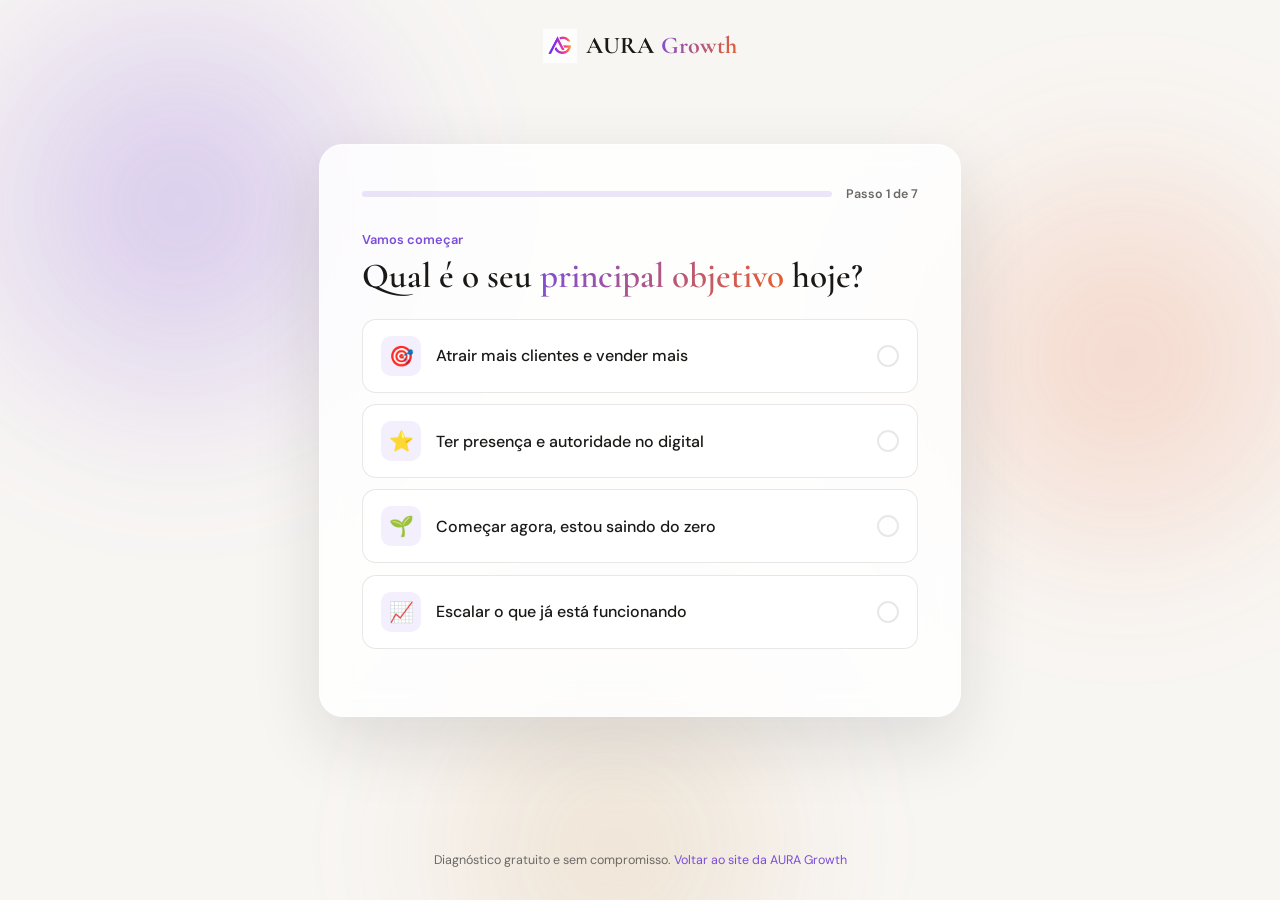
<file: diagnostico.html>
<!doctype html>
<html lang="pt-BR">
  <head>
    <meta charset="UTF-8" />
    <meta name="viewport" content="width=device-width, initial-scale=1.0" />

    <!-- ══════════════════════════════════════════════════════════════
      LANDING DE DIAGNÓSTICO (triagem de lead), da AURA Growth.
      Página independente e self-contained (CSS e JS embutidos), pode ser
      publicada em QUALQUER domínio, inclusive no seu outro domínio.

      >>> AO PUBLICAR NO SEU OUTRO DOMÍNIO, TROQUE: <<<
        1. o <link rel="canonical"> abaixo pela URL real da página;
        2. as meta og:url / og:image, se for usar compartilhamento;
        3. se quiser a logo, copie o arquivo logo-aura.png para o mesmo
           servidor (ou troque o caminho da <img> do cabeçalho).

      O resultado do quiz é enviado para o WhatsApp da Andreza
      (5547991518157). Para trocar, procure por WHATS_DESTINO no script.
      ══════════════════════════════════════════════════════════════ -->

    <title>Diagnóstico digital gratuito | AURA Growth</title>
    <meta
      name="description"
      content="Responda algumas perguntas rápidas e receba um diagnóstico gratuito com as melhores soluções digitais para o seu negócio, feito pela AURA Growth."
    />
    <link rel="canonical" href="https://auragrowth.com.br/diagnostico" />
    <meta name="robots" content="index, follow" />
    <meta name="geo.region" content="BR-SC" />
    <meta name="geo.placename" content="Guaramirim, Santa Catarina, Brasil" />
    <meta name="geo.position" content="-26.473500;-49.002800" />
    <meta name="ICBM" content="-26.473500, -49.002800" />
    <meta property="og:type" content="website" />
    <meta property="og:title" content="Diagnóstico digital gratuito | AURA Growth" />
    <meta property="og:description" content="Descubra as melhores soluções digitais para o seu negócio em 2 minutos." />
    <meta property="og:image" content="https://auragrowth.com.br/logo-aura.png" />
    <meta property="og:locale" content="pt_BR" />
    <script type="application/ld+json">
      {
        "@context": "https://schema.org",
        "@graph": [
          {
            "@type": "WebPage",
            "name": "Diagnóstico digital gratuito | AURA Growth",
            "url": "https://auragrowth.com.br/diagnostico",
            "inLanguage": "pt-BR",
            "description": "Diagnóstico digital gratuito e sem compromisso da AURA Growth: responda algumas perguntas e receba as melhores soluções para o seu negócio.",
            "isPartOf": { "@type": "WebSite", "name": "AURA Growth Digital", "url": "https://auragrowth.com.br/" },
            "about": {
              "@type": "Organization",
              "name": "AURA Growth Digital",
              "url": "https://auragrowth.com.br/",
              "areaServed": ["Guaramirim", "Jaraguá do Sul", "Joinville", "Santa Catarina", "Brasil"]
            }
          },
          {
            "@type": "BreadcrumbList",
            "itemListElement": [
              { "@type": "ListItem", "position": 1, "name": "Início", "item": "https://auragrowth.com.br/" },
              { "@type": "ListItem", "position": 2, "name": "Diagnóstico", "item": "https://auragrowth.com.br/diagnostico" }
            ]
          }
        ]
      }
    </script>

    <!-- Google Tag Manager (mesmo container do site, funciona entre domínios) -->
    <script>
      (function (w, d, s, l, i) {
        w[l] = w[l] || [];
        w[l].push({ "gtm.start": new Date().getTime(), event: "gtm.js" });
        var f = d.getElementsByTagName(s)[0],
          j = d.createElement(s),
          dl = l != "dataLayer" ? "&l=" + l : "";
        j.async = true;
        j.src = "https://www.googletagmanager.com/gtm.js?id=" + i + dl;
        f.parentNode.insertBefore(j, f);
      })(window, document, "script", "dataLayer", "GTM-NR9CGCS4");
    </script>
    <!-- Google Ads / Analytics -->
    <script async src="https://www.googletagmanager.com/gtag/js?id=AW-18253939997"></script>
    <script>
      window.dataLayer = window.dataLayer || [];
      function gtag() {
        dataLayer.push(arguments);
      }
      gtag("js", new Date());
      gtag("config", "AW-18253939997");
      gtag("config", "G-0EVMF76012");
    </script>

    <link rel="preconnect" href="https://fonts.googleapis.com" />
    <link rel="preconnect" href="https://fonts.gstatic.com" crossorigin />
    <link
      href="https://fonts.googleapis.com/css2?family=Cormorant+Garamond:wght@500;600;700&family=DM+Sans:opsz,wght@9..40,400;9..40,500;9..40,600;9..40,700&display=swap"
      rel="stylesheet"
    />

    <style>
      /* ============================= TOKENS ============================= */
      :root {
        --purple: #7c4ddb;
        --orange: #e8602c;
        --amber: #c4883f;
        --green: #22c55e;
        --ink: #1a1917;
        --muted: #6b6965;
        --bg: #f8f6f3;
        --white: #fff;
        --border: rgba(26, 25, 23, 0.1);
        --grad: linear-gradient(135deg, #7c4ddb 0%, #c4883f 55%, #e8602c 100%);
        --grad-text: linear-gradient(120deg, #7c4ddb, #e8602c);
        --font-d: "Cormorant Garamond", Georgia, serif;
        --font-b: "DM Sans", sans-serif;
        --shadow: 0 24px 70px rgba(26, 25, 23, 0.12);
      }
      * {
        margin: 0;
        padding: 0;
        box-sizing: border-box;
      }
      html {
        scroll-behavior: smooth;
      }
      body {
        font-family: var(--font-b);
        background: var(--bg);
        color: var(--ink);
        min-height: 100svh;
        display: flex;
        flex-direction: column;
        align-items: center;
        position: relative;
        overflow-x: hidden;
        -webkit-font-smoothing: antialiased;
      }

      /* ===================== FUNDO ANIMADO (aura) ====================== */
      .aura {
        position: fixed;
        inset: 0;
        z-index: 0;
        pointer-events: none;
        overflow: hidden;
      }
      .aura span {
        position: absolute;
        border-radius: 50%;
        filter: blur(70px);
        opacity: 0.55;
      }
      .aura .b1 {
        width: 44vw;
        height: 44vw;
        left: -8vw;
        top: -6vw;
        background: radial-gradient(circle, rgba(124, 77, 219, 0.55), transparent 70%);
        animation: float1 20s ease-in-out infinite alternate;
      }
      .aura .b2 {
        width: 40vw;
        height: 40vw;
        right: -8vw;
        top: 8vw;
        background: radial-gradient(circle, rgba(232, 96, 44, 0.45), transparent 70%);
        animation: float2 24s ease-in-out infinite alternate;
      }
      .aura .b3 {
        width: 36vw;
        height: 36vw;
        left: 30vw;
        bottom: -14vw;
        background: radial-gradient(circle, rgba(196, 136, 63, 0.4), transparent 70%);
        animation: float3 26s ease-in-out infinite alternate;
      }
      @keyframes float1 {
        to {
          transform: translate(6vw, 5vh) scale(1.15);
        }
      }
      @keyframes float2 {
        to {
          transform: translate(-5vw, 7vh) scale(1.2);
        }
      }
      @keyframes float3 {
        to {
          transform: translate(4vw, -6vh) scale(1.1);
        }
      }
      @media (prefers-reduced-motion: reduce) {
        .aura span {
          animation: none;
        }
      }

      /* ========================= CABEÇALHO ============================ */
      header {
        position: relative;
        z-index: 2;
        width: 100%;
        display: flex;
        justify-content: center;
        padding: 1.8rem 1rem 0;
      }
      .brand {
        display: inline-flex;
        align-items: center;
        gap: 0.6rem;
        text-decoration: none;
        color: var(--ink);
      }
      .brand img {
        height: 34px;
        width: auto;
      }
      .brand-txt {
        font-family: var(--font-d);
        font-size: 1.5rem;
        font-weight: 700;
        letter-spacing: 0.01em;
      }
      .brand-txt b {
        background: var(--grad-text);
        -webkit-background-clip: text;
        background-clip: text;
        -webkit-text-fill-color: transparent;
      }

      /* ============================ PALCO ============================= */
      main {
        position: relative;
        z-index: 2;
        width: 100%;
        max-width: 680px;
        padding: 2rem 1.2rem 4rem;
        flex: 1;
        display: flex;
        flex-direction: column;
        justify-content: center;
      }
      .card {
        background: rgba(255, 255, 255, 0.82);
        backdrop-filter: blur(14px);
        border: 1px solid rgba(255, 255, 255, 0.6);
        border-radius: 24px;
        box-shadow: var(--shadow);
        padding: clamp(1.5rem, 4vw, 2.6rem);
      }

      /* progresso */
      .progress {
        display: flex;
        align-items: center;
        gap: 0.9rem;
        margin-bottom: 1.8rem;
      }
      .progress-bar {
        flex: 1;
        height: 6px;
        background: rgba(124, 77, 219, 0.14);
        border-radius: 99px;
        overflow: hidden;
      }
      .progress-fill {
        height: 100%;
        width: 0;
        background: var(--grad);
        border-radius: 99px;
        transition: width 0.4s cubic-bezier(0.22, 1, 0.36, 1);
      }
      .progress-txt {
        font-size: 0.78rem;
        font-weight: 600;
        color: var(--muted);
        white-space: nowrap;
      }

      /* passo */
      .step {
        animation: stepIn 0.42s cubic-bezier(0.22, 1, 0.36, 1);
      }
      @keyframes stepIn {
        from {
          opacity: 0;
          transform: translateY(14px);
        }
        to {
          opacity: 1;
          transform: none;
        }
      }
      .eyebrow {
        font-size: 0.8rem;
        font-weight: 600;
        color: var(--purple);
        margin-bottom: 0.5rem;
      }
      .q-title {
        font-family: var(--font-d);
        font-size: clamp(1.6rem, 5vw, 2.2rem);
        font-weight: 600;
        line-height: 1.15;
        margin-bottom: 1.4rem;
      }
      .q-title .em {
        background: var(--grad-text);
        -webkit-background-clip: text;
        background-clip: text;
        -webkit-text-fill-color: transparent;
      }

      /* opções */
      .options {
        display: flex;
        flex-direction: column;
        gap: 0.7rem;
      }
      .opt {
        display: flex;
        align-items: center;
        gap: 0.9rem;
        width: 100%;
        text-align: left;
        background: var(--white);
        border: 1.5px solid var(--border);
        border-radius: 14px;
        padding: 1rem 1.15rem;
        font-family: var(--font-b);
        font-size: 1rem;
        font-weight: 500;
        color: var(--ink);
        cursor: pointer;
        transition:
          border-color 0.18s,
          background 0.18s,
          transform 0.12s,
          box-shadow 0.18s;
      }
      .opt:hover {
        border-color: rgba(124, 77, 219, 0.5);
        box-shadow: 0 6px 22px rgba(124, 77, 219, 0.12);
        transform: translateY(-1px);
      }
      .opt .opt-ic {
        flex-shrink: 0;
        width: 40px;
        height: 40px;
        border-radius: 10px;
        display: flex;
        align-items: center;
        justify-content: center;
        font-size: 1.25rem;
        background: rgba(124, 77, 219, 0.09);
      }
      .opt.sel {
        border-color: var(--purple);
        background: rgba(124, 77, 219, 0.06);
      }
      .opt.sel .opt-ic {
        background: var(--grad);
      }
      .opt .opt-check {
        margin-left: auto;
        width: 22px;
        height: 22px;
        border-radius: 50%;
        border: 2px solid var(--border);
        flex-shrink: 0;
        display: flex;
        align-items: center;
        justify-content: center;
        color: #fff;
        font-size: 0.75rem;
        transition:
          background 0.18s,
          border-color 0.18s;
      }
      .opt.sel .opt-check {
        background: var(--purple);
        border-color: var(--purple);
      }

      /* inputs */
      .field {
        display: flex;
        flex-direction: column;
        gap: 0.4rem;
        margin-bottom: 0.9rem;
      }
      .field label {
        font-size: 0.85rem;
        font-weight: 600;
        color: var(--muted);
      }
      .field input {
        font-family: var(--font-b);
        font-size: 1rem;
        padding: 0.9rem 1.05rem;
        border: 1.5px solid var(--border);
        border-radius: 12px;
        background: var(--white);
        color: var(--ink);
        transition: border-color 0.18s;
      }
      .field input:focus {
        outline: none;
        border-color: var(--purple);
      }

      /* navegação */
      .nav {
        display: flex;
        align-items: center;
        justify-content: space-between;
        gap: 1rem;
        margin-top: 1.6rem;
      }
      .btn {
        font-family: var(--font-b);
        font-weight: 600;
        font-size: 0.95rem;
        border-radius: 99px;
        padding: 0.85rem 1.7rem;
        cursor: pointer;
        border: none;
        transition:
          transform 0.15s,
          box-shadow 0.2s,
          opacity 0.2s;
      }
      .btn-grad {
        background: var(--grad);
        color: #fff;
        box-shadow: 0 8px 24px rgba(124, 77, 219, 0.3);
      }
      .btn-grad:hover {
        transform: translateY(-2px);
        box-shadow: 0 12px 32px rgba(232, 96, 44, 0.34);
      }
      .btn-ghost {
        background: transparent;
        color: var(--muted);
        padding-left: 0.4rem;
        padding-right: 0.4rem;
      }
      .btn-ghost:hover {
        color: var(--ink);
      }
      .btn:disabled {
        opacity: 0.4;
        cursor: not-allowed;
        transform: none;
        box-shadow: none;
      }
      .hint {
        font-size: 0.8rem;
        color: var(--muted);
        margin-top: 0.9rem;
        text-align: center;
      }

      /* ========================= RESULTADO =========================== */
      .result {
        animation: stepIn 0.5s cubic-bezier(0.22, 1, 0.36, 1);
      }
      .result-emoji {
        font-size: 2.6rem;
        margin-bottom: 0.6rem;
      }
      .result h2 {
        font-family: var(--font-d);
        font-size: clamp(1.8rem, 5vw, 2.4rem);
        font-weight: 600;
        line-height: 1.14;
        margin-bottom: 0.8rem;
      }
      .result-lead {
        color: var(--muted);
        line-height: 1.6;
        margin-bottom: 1.6rem;
      }
      .recs {
        display: flex;
        flex-direction: column;
        gap: 0.7rem;
        margin-bottom: 1.6rem;
      }
      .rec {
        display: flex;
        align-items: flex-start;
        gap: 0.9rem;
        padding: 1rem 1.15rem;
        background: var(--white);
        border: 1px solid var(--border);
        border-left: 3px solid var(--purple);
        border-radius: 12px;
      }
      .rec .rec-ic {
        font-size: 1.3rem;
        line-height: 1.3;
      }
      .rec h3 {
        font-size: 1rem;
        margin-bottom: 0.15rem;
      }
      .rec p {
        font-size: 0.86rem;
        color: var(--muted);
        line-height: 1.5;
      }
      .summary {
        background: rgba(124, 77, 219, 0.05);
        border: 1px solid rgba(124, 77, 219, 0.14);
        border-radius: 12px;
        padding: 1.1rem 1.25rem;
        margin-bottom: 1.6rem;
      }
      .summary-row {
        display: flex;
        justify-content: space-between;
        gap: 1rem;
        font-size: 0.86rem;
        padding: 0.35rem 0;
      }
      .summary-row + .summary-row {
        border-top: 1px solid rgba(124, 77, 219, 0.1);
      }
      .summary-row span:first-child {
        color: var(--muted);
      }
      .summary-row span:last-child {
        font-weight: 600;
        text-align: right;
      }
      .wa-btn {
        display: flex;
        align-items: center;
        justify-content: center;
        gap: 0.6rem;
        width: 100%;
        background: var(--green);
        color: #fff;
        font-weight: 700;
        font-size: 1.05rem;
        padding: 1.1rem;
        border-radius: 14px;
        text-decoration: none;
        box-shadow: 0 10px 30px rgba(34, 197, 94, 0.32);
        transition:
          transform 0.15s,
          box-shadow 0.2s;
      }
      .wa-btn:hover {
        transform: translateY(-2px);
        box-shadow: 0 14px 36px rgba(34, 197, 94, 0.4);
      }
      .wa-btn svg {
        width: 22px;
        height: 22px;
        fill: #fff;
      }
      .restart {
        display: block;
        margin: 1.1rem auto 0;
        background: none;
        border: none;
        color: var(--muted);
        font-size: 0.85rem;
        cursor: pointer;
        font-family: var(--font-b);
      }
      .restart:hover {
        color: var(--ink);
      }

      footer {
        position: relative;
        z-index: 2;
        text-align: center;
        font-size: 0.78rem;
        color: var(--muted);
        padding: 1.4rem 1rem 2rem;
      }
      footer a {
        color: var(--purple);
        text-decoration: none;
      }
      /* H1 acessível para SEO/leitores de tela, sem impacto visual */
      .sr-only {
        position: absolute;
        width: 1px;
        height: 1px;
        padding: 0;
        margin: -1px;
        overflow: hidden;
        clip: rect(0, 0, 0, 0);
        white-space: nowrap;
        border: 0;
      }
    </style>
  </head>

  <body>
    <!-- Google Tag Manager (noscript) -->
    <noscript
      ><iframe
        src="https://www.googletagmanager.com/ns.html?id=GTM-NR9CGCS4"
        height="0"
        width="0"
        style="display: none; visibility: hidden"
      ></iframe
    ></noscript>

    <!-- fundo animado -->
    <div class="aura"><span class="b1"></span><span class="b2"></span><span class="b3"></span></div>

    <header>
      <a class="brand" href="index.html">
        <img src="logo-aura.png" alt="AURA Growth" width="120" height="34" decoding="async" onerror="this.style.display = 'none'" />
        <span class="brand-txt">AURA <b>Growth</b></span>
      </a>
    </header>

    <main>
      <h1 class="sr-only">Diagnóstico digital gratuito da AURA Growth</h1>
      <div class="card">
        <div class="progress">
          <div class="progress-bar"><div class="progress-fill" id="fill"></div></div>
          <span class="progress-txt" id="ptxt">Passo 1</span>
        </div>
        <div id="quiz"></div>
      </div>
    </main>

    <footer>Diagnóstico gratuito e sem compromisso. <a href="index.html">Voltar ao site da AURA Growth</a></footer>

    <script>
      /* ══════════════════════════════════════════════════════════════
         CONFIGURAÇÃO DO QUIZ
         WHATS_DESTINO: número que recebe o diagnóstico (Andreza).
         Para editar as perguntas, mexa no array STEPS abaixo.
         ══════════════════════════════════════════════════════════════ */
      var WHATS_DESTINO = "5547991518157";

      var STEPS = [
        {
          key: "objetivo",
          type: "single",
          eyebrow: "Vamos começar",
          title: 'Qual é o seu <span class="em">principal objetivo</span> hoje?',
          options: [
            { ic: "🎯", label: "Atrair mais clientes e vender mais" },
            { ic: "⭐", label: "Ter presença e autoridade no digital" },
            { ic: "🌱", label: "Começar agora, estou saindo do zero" },
            { ic: "📈", label: "Escalar o que já está funcionando" },
          ],
        },
        {
          key: "investimento",
          type: "single",
          eyebrow: "Alinhando expectativas",
          title: 'Quanto você pretende <span class="em">investir por mês</span>?',
          options: [
            { ic: "🌿", label: "Até R$500 por mês" },
            { ic: "🚀", label: "De R$500 a R$1.000 por mês" },
            { ic: "💼", label: "De R$1.000 a R$3.000 por mês" },
            { ic: "🏆", label: "Acima de R$3.000 por mês" },
            { ic: "🤔", label: "Ainda não sei, quero uma orientação" },
          ],
        },
        {
          key: "resultado",
          type: "single",
          eyebrow: "O que importa pra você",
          title: 'Que <span class="em">resultado</span> você mais quer nos próximos meses?',
          options: [
            { ic: "💬", label: "Mais orçamentos chegando no WhatsApp" },
            { ic: "📍", label: "Aparecer no Google da minha região" },
            { ic: "📱", label: "Crescer e engajar nas redes sociais" },
            { ic: "🌐", label: "Ter um site profissional que vende" },
            { ic: "🛒", label: "Vender pela internet" },
          ],
        },
        {
          key: "regiao",
          type: "text",
          eyebrow: "Onde você quer chegar",
          title: 'Qual <span class="em">cidade ou região</span> você quer alcançar?',
          fields: [{ name: "cidade", label: "Cidade ou região", placeholder: "Ex: Guaramirim, Jaraguá do Sul, Norte de SC..." }],
        },
        {
          key: "local_fisico",
          type: "single",
          eyebrow: "Sobre o seu atendimento",
          title: 'Sua empresa possui um <span class="em">local físico</span> onde atende clientes?',
          options: [
            { ic: "🏬", label: "Sim" },
            { ic: "💻", label: "Não" },
          ],
        },
        {
          key: "google_perfil",
          type: "single",
          // Só aparece se a empresa tiver local físico (pergunta condicional).
          showIf: function (a) {
            return a.local_fisico === "Sim";
          },
          eyebrow: "Presença local",
          title: 'Sua empresa já possui um <span class="em">Perfil da Empresa no Google</span> (Google Business Profile)?',
          note: "É aquele card que aparece no Google e no Maps com nome, telefone, horário e avaliações.",
          options: [
            { ic: "✅", label: "Sim" },
            { ic: "🚫", label: "Não" },
            { ic: "🤷", label: "Não sei" },
          ],
        },
        {
          key: "conhece",
          type: "multi",
          eyebrow: "Quase lá",
          title: 'Você já conhece <span class="em">algum dos nossos serviços</span>?',
          note: "Pode marcar mais de um. Se não conhecia nenhum, tudo bem, é só seguir.",
          options: [
            { ic: "🌐", label: "Criação de Sites" },
            { ic: "🎯", label: "Tráfego Pago (Google e Meta)" },
            { ic: "📍", label: "SEO Local e Google Meu Negócio" },
            { ic: "📱", label: "Gestão de Redes Sociais" },
            { ic: "🤖", label: "IA e Automação de atendimento" },
            { ic: "✨", label: "Ainda não conhecia a AURA" },
          ],
        },
        {
          key: "contato",
          type: "contact",
          eyebrow: "Última etapa",
          title: 'Pra onde enviamos <span class="em">o seu diagnóstico</span>?',
          fields: [
            { name: "nome", label: "Seu nome", placeholder: "Como podemos te chamar?" },
            { name: "whats", label: "Seu WhatsApp", placeholder: "(00) 00000-0000" },
          ],
        },
      ];

      /* Recomendações por resultado esperado. Cada uma vira um card e entra
         na mensagem do WhatsApp. Ajuste os textos se quiser. */
      var RECS = {
        "Mais orçamentos chegando no WhatsApp": [
          {
            ic: "🎯",
            t: "Tráfego Pago com clique para WhatsApp",
            d: "Anúncios que colocam seu serviço na frente de quem já está procurando e mandam o lead direto pro seu WhatsApp.",
          },
          { ic: "🌐", t: "Landing page de conversão", d: "Uma página enxuta feita para transformar o clique do anúncio em contato." },
        ],
        "Aparecer no Google da minha região": [
          {
            ic: "📍",
            t: "SEO Local e Google Meu Negócio",
            d: "Otimização para você aparecer no Google e no Maps quando pesquisarem seu serviço na sua cidade.",
          },
          { ic: "🌐", t: "Site indexado no Google", d: "Um site construído para rankear em buscas orgânicas da sua região." },
        ],
        "Crescer e engajar nas redes sociais": [
          {
            ic: "📱",
            t: "Gestão de Redes e Conteúdo",
            d: "Instagram com estratégia, identidade e conteúdo que atrai e engaja o público certo.",
          },
          { ic: "⭐", t: "Posicionamento de autoridade", d: "Conteúdo que mostra seu conhecimento e constrói confiança com o cliente." },
        ],
        "Ter um site profissional que vende": [
          {
            ic: "🌐",
            t: "Criação de Site ou Landing Page",
            d: "Site rápido, bonito e otimizado, pensado para converter visitante em cliente.",
          },
          { ic: "📍", t: "SEO on-page", d: "Estrutura feita para o Google entender e ranquear o seu site na região." },
        ],
        "Vender pela internet": [
          { ic: "🌐", t: "Site preparado para vender", d: "Estrutura de site ou página focada em transformar visita em venda." },
          { ic: "🎯", t: "Tráfego Pago", d: "Anúncios para levar as pessoas certas até a sua oferta." },
          { ic: "🤖", t: "Automação e IA no WhatsApp", d: "Atendimento e qualificação de leads 24 horas por dia, sem depender de equipe." },
        ],
      };

      /* ======================= MOTOR DO QUIZ ======================== */
      var state = { i: 0, dir: 1, answers: {} };
      var quiz = document.getElementById("quiz");
      var fill = document.getElementById("fill");
      var ptxt = document.getElementById("ptxt");

      // Um passo é "visível" se não tiver condição, ou se a condição for verdadeira.
      function visible(i) {
        var s = STEPS[i];
        return s && (!s.showIf || s.showIf(state.answers));
      }
      // Lista de índices de passos visíveis (usada para o progresso).
      function visibleIdxs() {
        var out = [];
        for (var i = 0; i < STEPS.length; i++) if (visible(i)) out.push(i);
        return out;
      }

      function setProgress() {
        var vis = visibleIdxs();
        var pos = vis.indexOf(state.i);
        var atual = pos > -1 ? pos + 1 : vis.length;
        fill.style.width = ((atual - 1) / vis.length) * 100 + "%";
        ptxt.textContent = "Passo " + atual + " de " + vis.length;
      }

      function render() {
        // Pula passos que não devem aparecer (ex: Perfil do Google sem local físico).
        while (state.i >= 0 && state.i < STEPS.length && !visible(state.i)) {
          state.i += state.dir;
        }
        if (state.i < 0) state.i = 0;
        setProgress();
        var s = STEPS[state.i];
        if (!s) {
          return renderResult();
        }
        var html = '<div class="step">';
        html += '<p class="eyebrow">' + s.eyebrow + "</p>";
        html += '<h2 class="q-title">' + s.title + "</h2>";

        if (s.type === "single" || s.type === "multi") {
          html += '<div class="options">';
          var current = state.answers[s.key] || (s.type === "multi" ? [] : null);
          s.options.forEach(function (o, idx) {
            var sel = s.type === "multi" ? current.indexOf(o.label) > -1 : current === o.label;
            html +=
              '<button class="opt' +
              (sel ? " sel" : "") +
              '" data-idx="' +
              idx +
              '">' +
              '<span class="opt-ic">' +
              o.ic +
              "</span>" +
              "<span>" +
              o.label +
              "</span>" +
              '<span class="opt-check">' +
              (s.type === "multi" ? "✓" : "") +
              "</span>" +
              "</button>";
          });
          html += "</div>";
          if (s.note) {
            html += '<p class="hint">' + s.note + "</p>";
          }
        } else if (s.type === "text" || s.type === "contact") {
          s.fields.forEach(function (f) {
            var val = (state.answers[s.key] && state.answers[s.key][f.name]) || "";
            html +=
              '<div class="field"><label>' +
              f.label +
              "</label>" +
              '<input type="text" data-name="' +
              f.name +
              '" value="' +
              val.replace(/"/g, "&quot;") +
              '" placeholder="' +
              f.placeholder +
              '" /></div>';
          });
        }

        // navegação
        html += '<div class="nav">';
        html += state.i > 0 ? '<button class="btn btn-ghost" id="back">← Voltar</button>' : "<span></span>";
        if (s.type === "multi" || s.type === "text" || s.type === "contact") {
          var isLast = state.i === STEPS.length - 1;
          html += '<button class="btn btn-grad" id="next">' + (isLast ? "Ver meu diagnóstico" : "Continuar") + "</button>";
        } else {
          html += "<span></span>";
        }
        html += "</div>";
        html += "</div>";
        quiz.innerHTML = html;
        bind(s);
      }

      function bind(s) {
        var back = document.getElementById("back");
        if (back)
          back.onclick = function () {
            state.dir = -1;
            state.i--;
            render();
          };

        if (s.type === "single") {
          quiz.querySelectorAll(".opt").forEach(function (btn) {
            btn.onclick = function () {
              state.answers[s.key] = s.options[+btn.dataset.idx].label;
              quiz.querySelectorAll(".opt").forEach(function (b) {
                b.classList.remove("sel");
              });
              btn.classList.add("sel");
              setTimeout(function () {
                state.dir = 1;
                state.i++;
                render();
              }, 260); // avança sozinho
            };
          });
        } else if (s.type === "multi") {
          if (!state.answers[s.key]) state.answers[s.key] = [];
          quiz.querySelectorAll(".opt").forEach(function (btn) {
            btn.onclick = function () {
              var label = s.options[+btn.dataset.idx].label;
              var arr = state.answers[s.key];
              var p = arr.indexOf(label);
              if (p > -1) {
                arr.splice(p, 1);
                btn.classList.remove("sel");
              } else {
                arr.push(label);
                btn.classList.add("sel");
              }
            };
          });
          document.getElementById("next").onclick = function () {
            state.dir = 1;
            state.i++;
            render();
          };
        } else if (s.type === "text" || s.type === "contact") {
          var next = document.getElementById("next");
          function collect() {
            var obj = {};
            quiz.querySelectorAll("input").forEach(function (inp) {
              obj[inp.dataset.name] = inp.value.trim();
            });
            state.answers[s.key] = obj;
          }
          quiz.querySelectorAll("input").forEach(function (inp) {
            inp.addEventListener("input", collect);
            inp.addEventListener("keydown", function (e) {
              if (e.key === "Enter") {
                collect();
                next.click();
              }
            });
          });
          next.onclick = function () {
            collect();
            state.dir = 1;
            state.i++;
            render();
          };
        }
      }

      function renderResult() {
        fill.style.width = "100%";
        ptxt.textContent = "Diagnóstico pronto";
        var a = state.answers;
        var resultado = a.resultado || "Vender pela internet";
        var recs = (RECS[resultado] || RECS["Vender pela internet"]).slice();
        var nome = (a.contato && a.contato.nome) || "";
        var cidade = (a.regiao && a.regiao.cidade) || "sua região";

        /* ══════════════════════════════════════════════════════════════
           REGRA: empresa com LOCAL FÍSICO recebe automaticamente a
           recomendação de Perfil da Empresa no Google (Google Business
           Profile). O texto muda conforme já ter ou não o perfil.
           ══════════════════════════════════════════════════════════════ */
        if (a.local_fisico === "Sim") {
          var gbp;
          if (a.google_perfil === "Não") {
            gbp = {
              ic: "📍",
              t: "Criar seu Perfil da Empresa no Google",
              d: "Como você atende clientes em um local físico e ainda não tem o perfil, criar e configurar o Google Business Profile é estratégico para aparecer nas buscas locais e no Google Maps. Cuidamos de categoria principal e secundárias, descrição, serviços, fotos, horário, telefone e site.",
            };
          } else if (a.google_perfil === "Sim") {
            gbp = {
              ic: "📍",
              t: "Otimizar seu Perfil da Empresa no Google",
              d: "Você já tem um perfil, então vamos analisar e otimizar: categorias, descrição, serviços, fotos, horário, avaliações e respostas às avaliações, para melhorar seu ranqueamento nas buscas locais e no Maps.",
            };
          } else {
            gbp = {
              ic: "📍",
              t: "Analisar seu Perfil da Empresa no Google",
              d: "Como você atende em um local físico, primeiro verificamos se já existe um perfil no seu nome e, a partir disso, criamos ou otimizamos o Google Business Profile para você aparecer nas buscas locais e no Google Maps.",
            };
          }
          recs.unshift(gbp); // entra como primeira recomendação (é estratégica para negócio local)
        }

        var recCards = recs
          .map(function (r) {
            return '<div class="rec"><span class="rec-ic">' + r.ic + "</span><div><h3>" + r.t + "</h3><p>" + r.d + "</p></div></div>";
          })
          .join("");

        var conhece = Array.isArray(a.conhece) && a.conhece.length ? a.conhece.join(", ") : "Primeiro contato";

        var localTxt = a.local_fisico
          ? a.local_fisico + (a.local_fisico === "Sim" ? " (atende em local físico)" : " (atende remoto/online)")
          : null;
        var perfilTxt = a.local_fisico === "Sim" && a.google_perfil ? a.google_perfil : null;

        var summary =
          '<div class="summary">' +
          row("Objetivo", a.objetivo) +
          row("Investimento", a.investimento) +
          row("Resultado esperado", resultado) +
          row("Região", cidade) +
          (localTxt ? row("Local físico", localTxt) : "") +
          (perfilTxt ? row("Perfil no Google", perfilTxt) : "") +
          row("Já conhecia", conhece) +
          "</div>";

        // mensagem para o WhatsApp
        var msg =
          "Olá! Fiz o diagnóstico no site da AURA Growth." +
          (nome ? " Meu nome é " + nome + "." : "") +
          "\n\n• Objetivo: " +
          (a.objetivo || "-") +
          "\n• Investimento: " +
          (a.investimento || "-") +
          "\n• Resultado esperado: " +
          resultado +
          "\n• Região que quero alcançar: " +
          cidade +
          (localTxt ? "\n• Local físico: " + localTxt : "") +
          (perfilTxt ? "\n• Perfil no Google: " + perfilTxt : "") +
          "\n• Já conhecia: " +
          conhece +
          "\n\nSoluções recomendadas pra mim: " +
          recs
            .map(function (r) {
              return r.t;
            })
            .join(", ") +
          ".\n\nQuero conversar sobre isso!";
        var link = "https://wa.me/" + WHATS_DESTINO + "?text=" + encodeURIComponent(msg);

        quiz.innerHTML =
          '<div class="result">' +
          '<div class="result-emoji">✨</div>' +
          "<h2>" +
          (nome ? nome + ", seu" : "Seu") +
          ' diagnóstico está <span class="em">pronto</span></h2>' +
          '<p class="result-lead">Com base nas suas respostas, estas são as soluções que mais fazem sentido para o seu momento e para alcançar ' +
          cidade +
          ". Dá uma olhada e, quando quiser, é só chamar a gente.</p>" +
          '<div class="recs">' +
          recCards +
          "</div>" +
          summary +
          '<a class="wa-btn" data-gtm="diagnostico-enviar" href="' +
          link +
          '" target="_blank" rel="noopener" onclick="try{gtag(\'event\',\'conversion_diagnostico\');}catch(e){}">' +
          '<svg viewBox="0 0 24 24"><path d="M12 0C5.4 0 0 5.4 0 12c0 2.1.6 4.1 1.5 5.8L0 24l6.3-1.7C8 23.4 10 24 12 24c6.6 0 12-5.4 12-12S18.6 0 12 0zm0 22c-1.8 0-3.6-.5-5.1-1.4l-.4-.2-3.7 1 1-3.6-.2-.4C2.5 15.5 2 13.8 2 12 2 6.5 6.5 2 12 2s10 4.5 10 10-4.5 10-10 10zm5.5-7.6c-.3-.1-1.8-.9-2-1-.3-.1-.5-.1-.7.1-.2.3-.8 1-.9 1.2-.2.2-.3.2-.6.1-.3-.2-1.3-.5-2.4-1.5-.9-.8-1.5-1.8-1.7-2.1-.2-.3 0-.5.1-.6l.4-.5c.1-.2.2-.3.3-.5.1-.2 0-.4 0-.5 0-.1-.7-1.6-.9-2.2-.2-.6-.5-.5-.7-.5h-.6c-.2 0-.5.1-.8.4-.3.3-1 1-1 2.5s1.1 2.9 1.2 3.1c.1.2 2.1 3.2 5.1 4.5.7.3 1.3.5 1.7.6.7.2 1.4.2 1.9.1.6-.1 1.8-.7 2-1.4.2-.7.2-1.3.2-1.4-.1-.2-.3-.2-.6-.4z"/></svg>' +
          "Falar com a AURA agora</a>" +
          '<button class="restart" id="restart">Refazer o diagnóstico</button>' +
          "</div>";

        document.getElementById("restart").onclick = function () {
          state = { i: 0, dir: 1, answers: {} };
          render();
        };
      }

      function row(k, v) {
        return '<div class="summary-row"><span>' + k + "</span><span>" + (v || "-") + "</span></div>";
      }

      render();
    </script>
  </body>
</html>
</file>
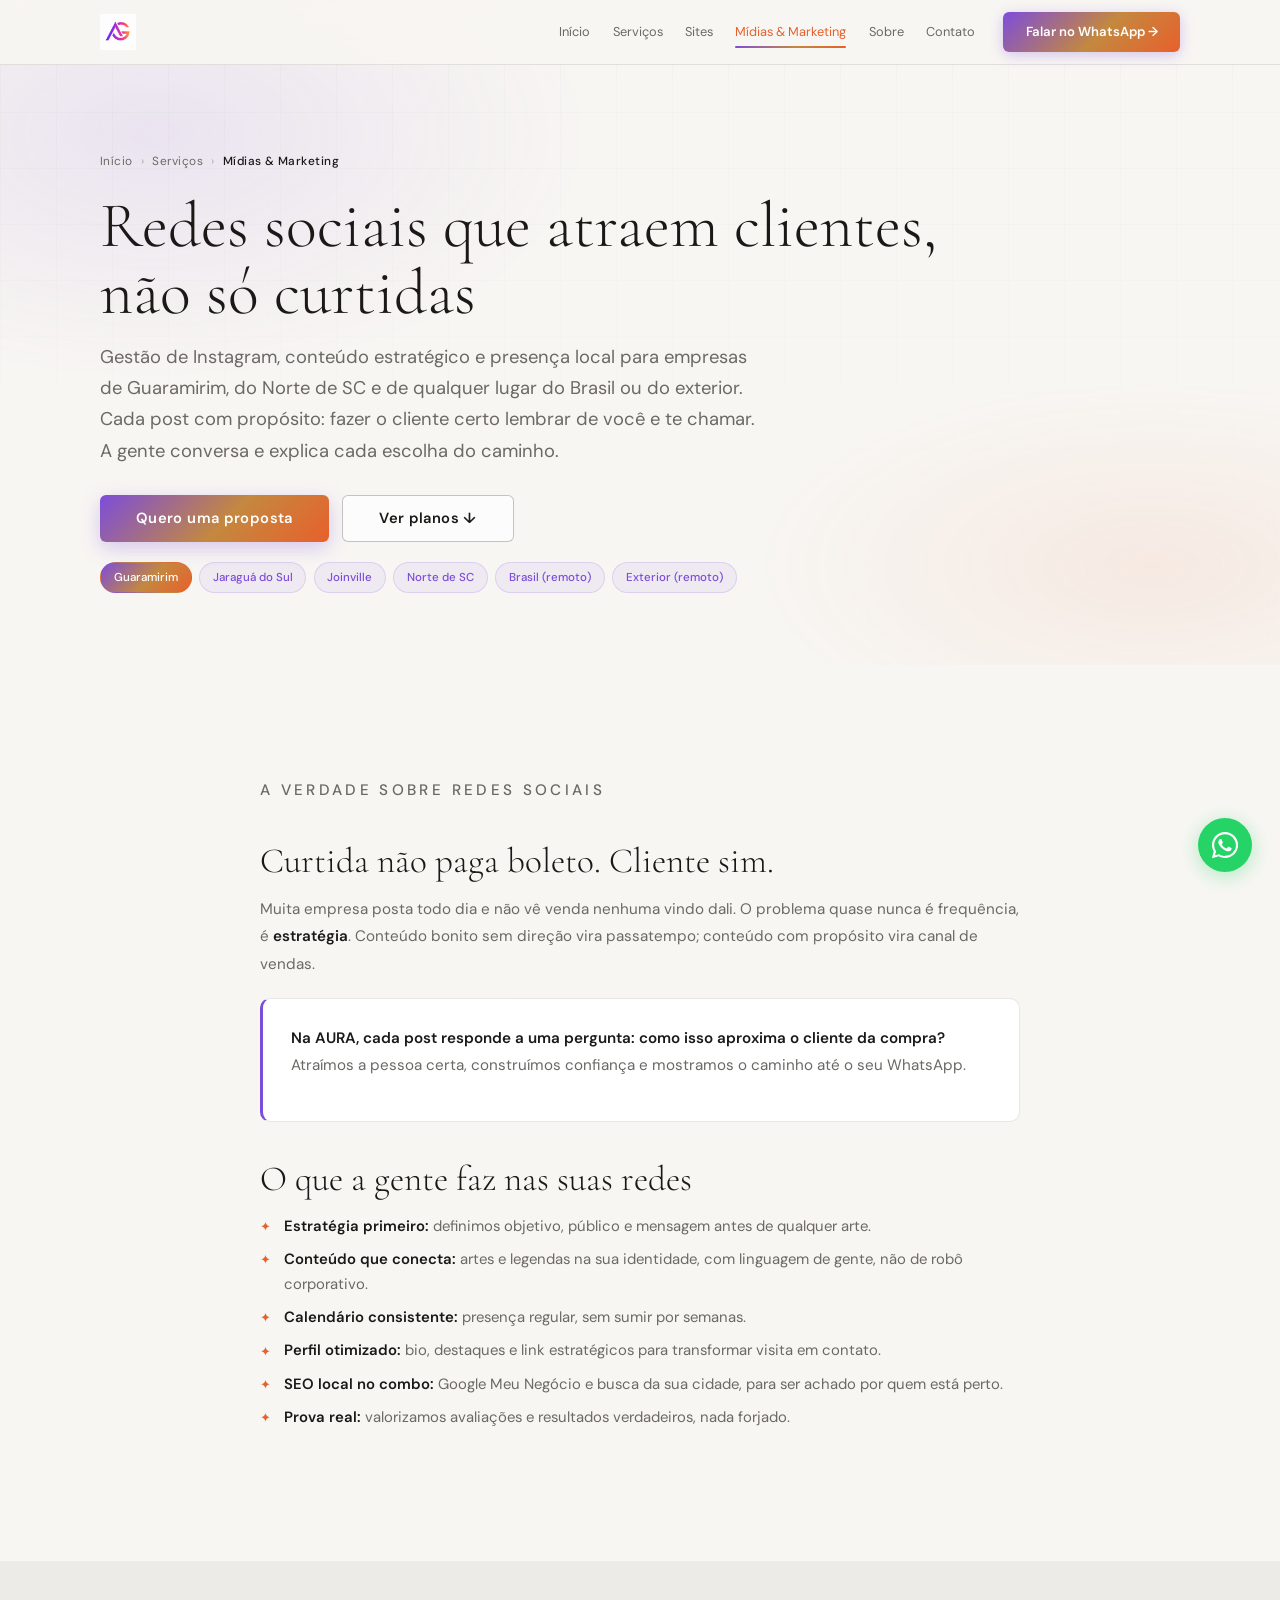
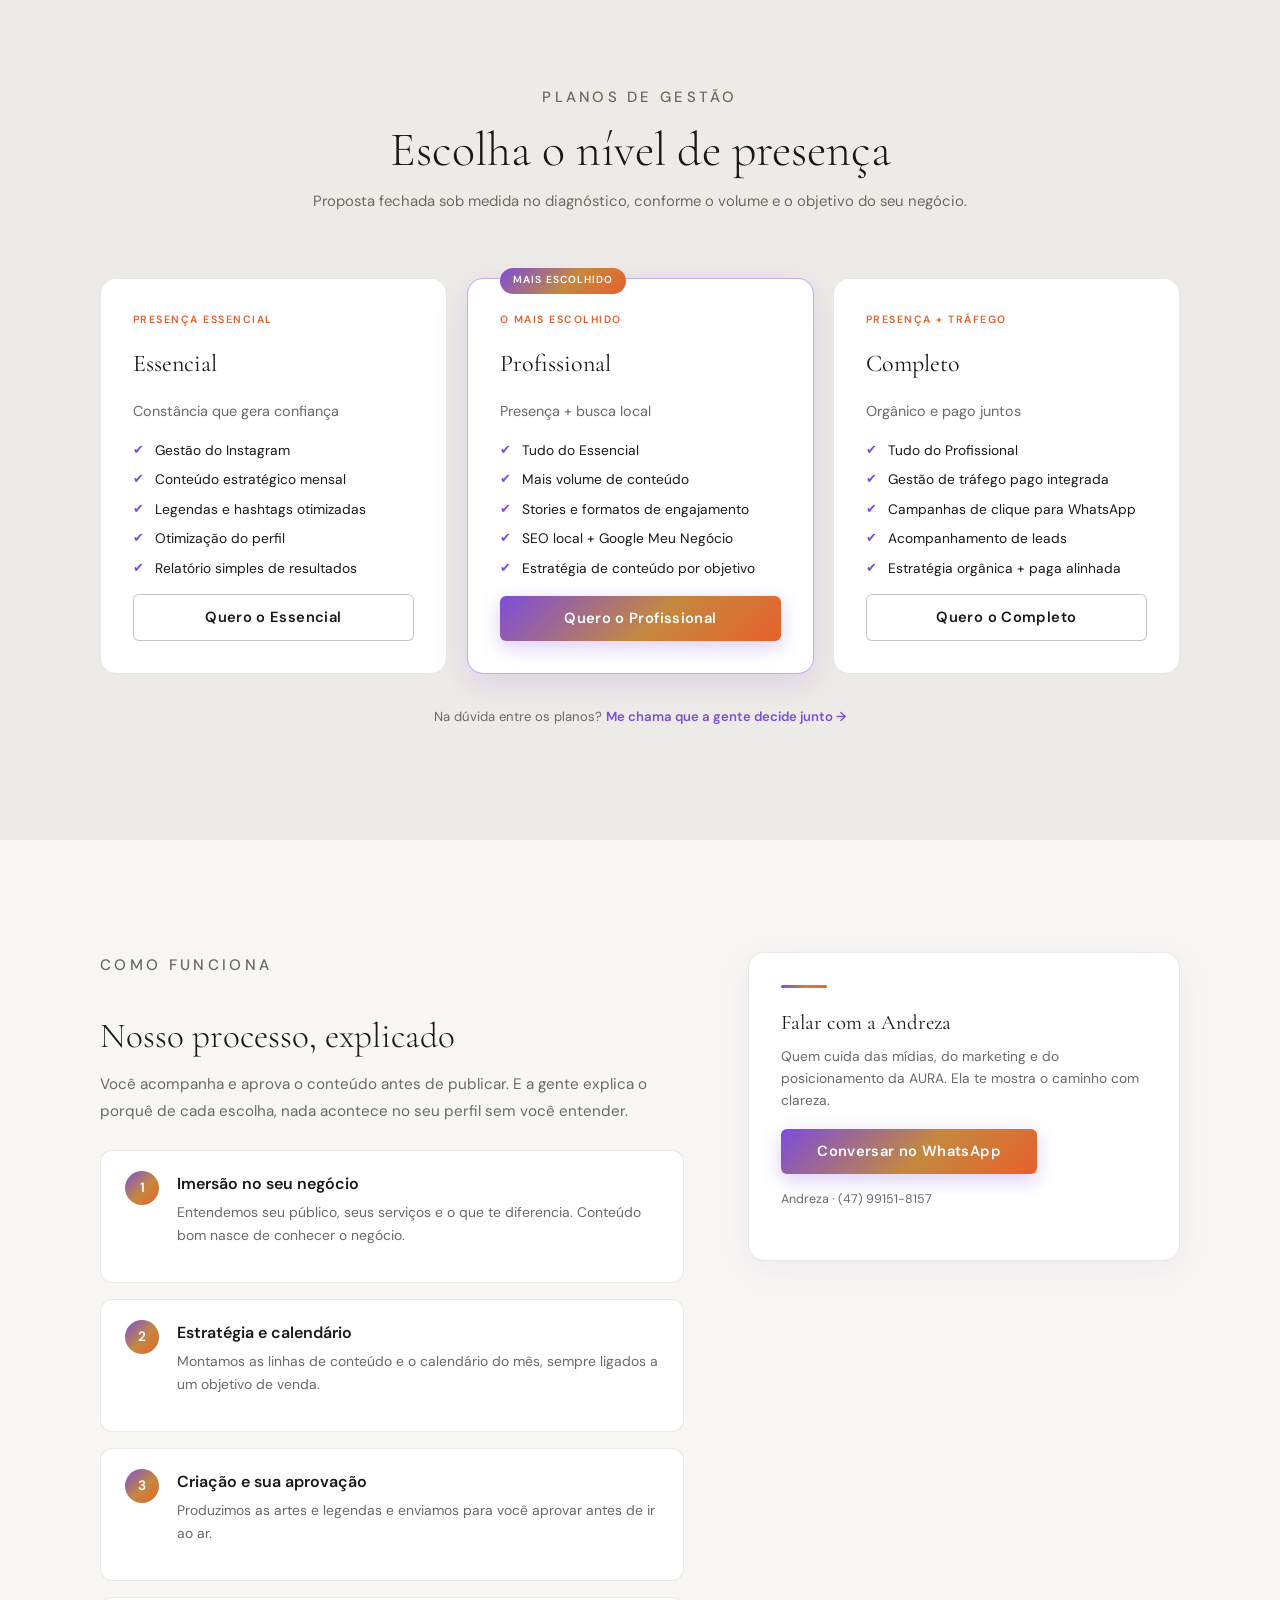
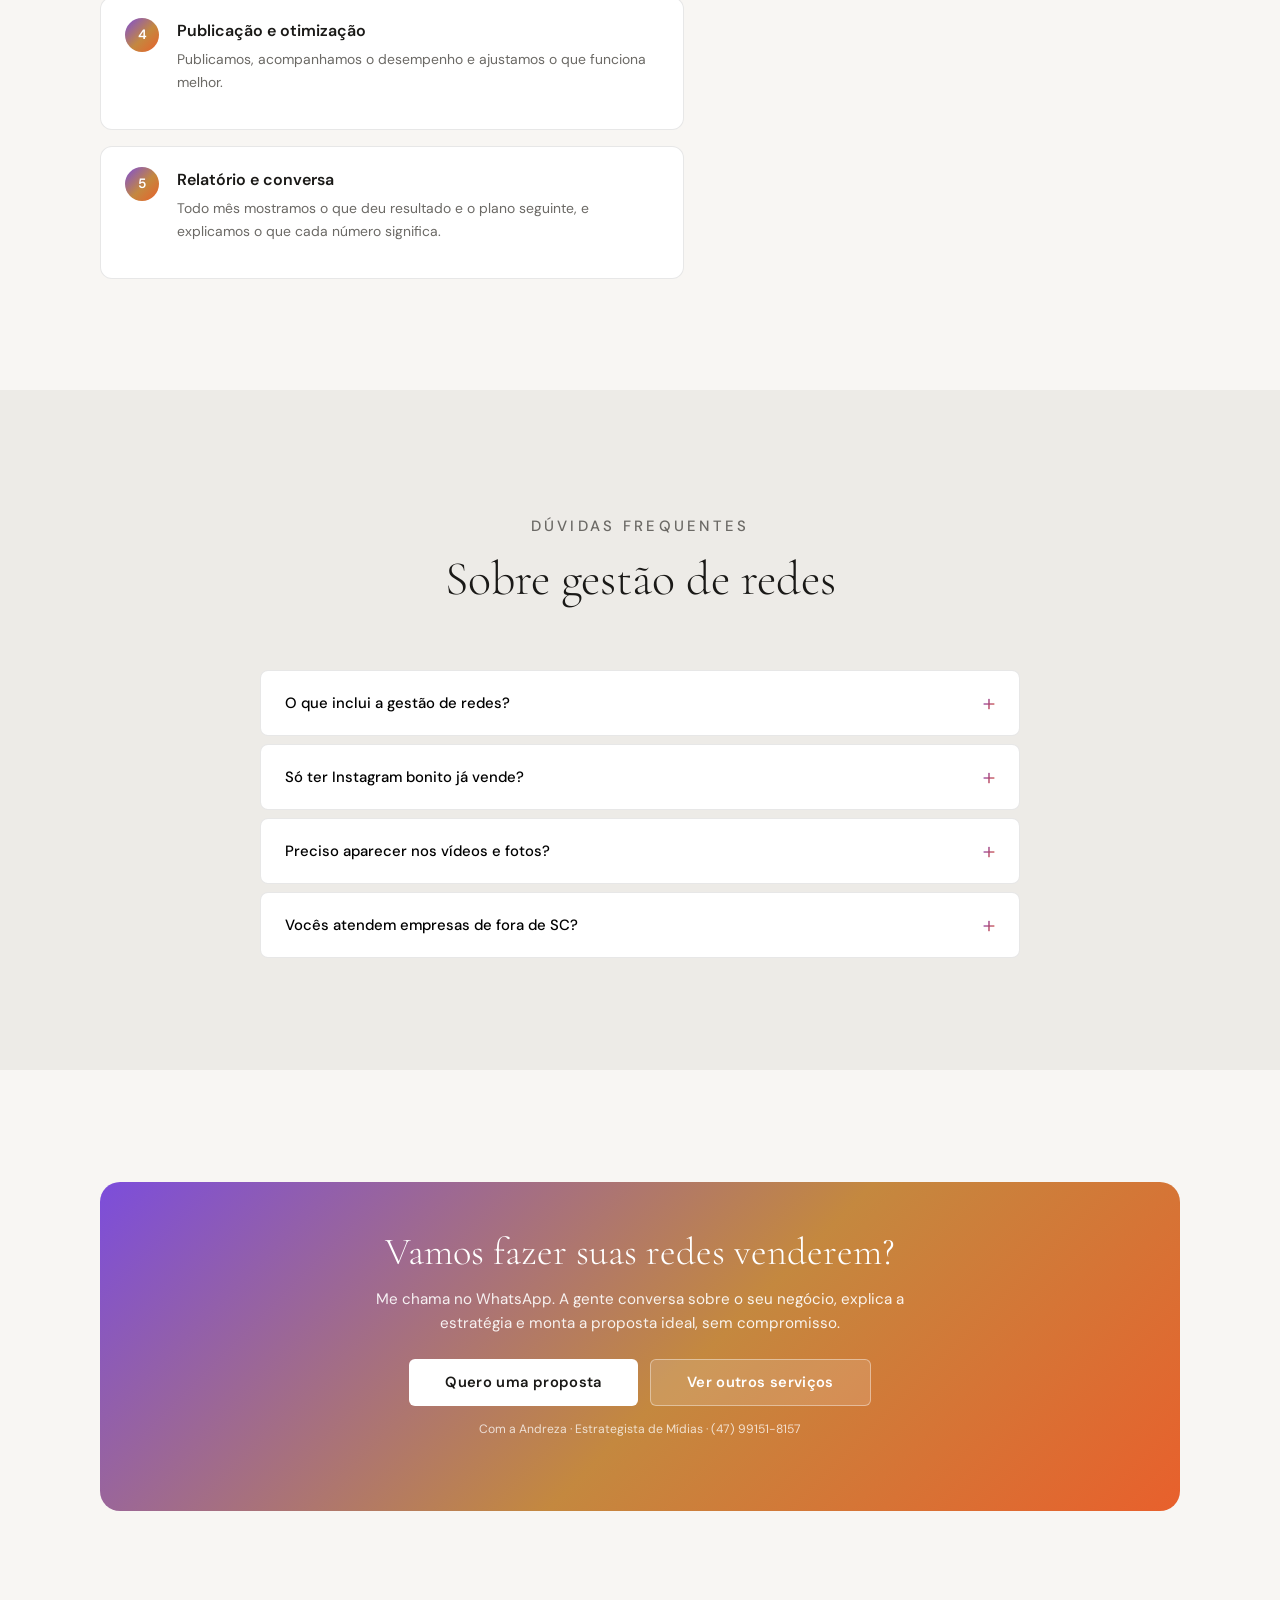
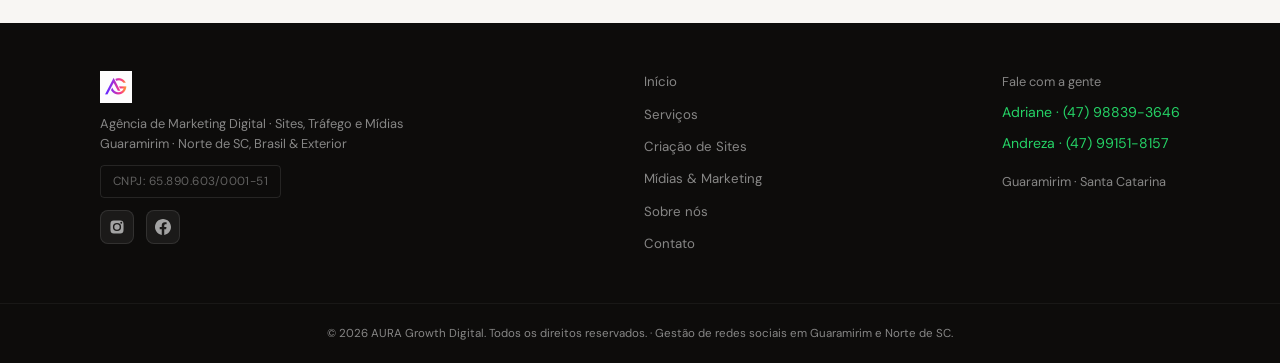
<file: gestao-de-midias-e-marketing.html>
<!doctype html>
<html lang="pt-BR">
  <head>
    <script>
      (function (w, d, s, l, i) {
        w[l] = w[l] || [];
        w[l].push({ "gtm.start": new Date().getTime(), event: "gtm.js" });
        var f = d.getElementsByTagName(s)[0],
          j = d.createElement(s),
          dl = l != "dataLayer" ? "&l=" + l : "";
        j.async = true;
        j.src = "https://www.googletagmanager.com/gtm.js?id=" + i + dl;
        f.parentNode.insertBefore(j, f);
      })(window, document, "script", "dataLayer", "GTM-NR9CGCS4");
    </script>
    <meta charset="UTF-8" />
    <meta name="viewport" content="width=device-width, initial-scale=1.0" />
    <title>Gestão de Redes Sociais e Marketing em Guaramirim e Norte de SC | AURA Growth</title>
    <meta
      name="description"
      content="Gestão de Instagram, conteúdo e marketing para empresas de Guaramirim, Jaraguá do Sul, Joinville e todo o Norte de SC, e remotamente para o Brasil e o exterior. Estratégia de redes sociais, SEO local e Google Meu Negócio para atrair e converter clientes."
    />
    <meta
      name="keywords"
      content="gestão de redes sociais Guaramirim, social media Jaraguá do Sul, gestão de Instagram Joinville, marketing digital Norte de Santa Catarina, SEO local, Google Meu Negócio, criação de conteúdo, posicionamento de marca"
    />
    <meta name="robots" content="index, follow, max-image-preview:large" />
    <meta name="theme-color" content="#7C4DDB" />
    <meta name="geo.region" content="BR-SC" />
    <meta name="geo.placename" content="Guaramirim, Santa Catarina" />
    <meta name="geo.position" content="-26.473500;-49.002800" />
    <link rel="icon" href="logo-aura.png" type="image/png" />
    <link rel="canonical" href="https://auragrowth.com.br/gestao-de-midias-e-marketing" />
    <meta property="og:type" content="website" />
    <meta property="og:url" content="https://auragrowth.com.br/gestao-de-midias-e-marketing" />
    <meta property="og:title" content="Gestão de Redes Sociais e Marketing | AURA Growth, Norte de SC" />
    <meta
      property="og:description"
      content="Instagram e conteúdo com estratégia para atrair, engajar e converter. Atendimento local, nacional e internacional."
    />
    <meta property="og:image" content="https://auragrowth.com.br/logo-aura.png" />
    <link rel="preconnect" href="https://fonts.googleapis.com" />
    <link rel="preconnect" href="https://fonts.gstatic.com" crossorigin />
    <link rel="preload" as="image" href="logo-aura.png" fetchpriority="high" />
    <link
      href="https://fonts.googleapis.com/css2?family=Cormorant+Garamond:ital,wght@0,300;0,400;0,600;1,300;1,400&family=DM+Sans:opsz,wght@9..40,300;9..40,400;9..40,500&display=swap"
      rel="stylesheet"
    />
    <link rel="stylesheet" href="assets/style.css" />
    <script async src="https://www.googletagmanager.com/gtag/js?id=AW-18253939997"></script>
    <script>
      window.dataLayer = window.dataLayer || [];
      function gtag() {
        dataLayer.push(arguments);
      }
      gtag("js", new Date());
      gtag("config", "AW-18253939997");
      gtag("config", "G-0EVMF76012");
    </script>
    <script type="application/ld+json">
      {
        "@context": "https://schema.org",
        "@graph": [
          {
            "@type": "BreadcrumbList",
            "itemListElement": [
              { "@type": "ListItem", "position": 1, "name": "Início", "item": "https://auragrowth.com.br/" },
              {
                "@type": "ListItem",
                "position": 2,
                "name": "Mídias e Marketing",
                "item": "https://auragrowth.com.br/gestao-de-midias-e-marketing"
              }
            ]
          },
          {
            "@type": "Service",
            "serviceType": "Gestão de mídias sociais e marketing digital",
            "name": "Gestão de Mídias & Marketing, AURA Growth",
            "provider": { "@type": "Organization", "name": "AURA Growth Digital", "@id": "https://auragrowth.com.br/#org" },
            "areaServed": [
              { "@type": "City", "name": "Guaramirim" },
              { "@type": "City", "name": "Jaraguá do Sul" },
              { "@type": "City", "name": "Joinville" },
              { "@type": "State", "name": "Santa Catarina" },
              { "@type": "Country", "name": "Brasil" }
            ],
            "description": "Gestão de Instagram, criação de conteúdo, SEO local e Google Meu Negócio para empresas e prestadores de serviço atraírem e converterem clientes."
          },
          {
            "@type": "FAQPage",
            "mainEntity": [
              {
                "@type": "Question",
                "name": "O que inclui a gestão de redes sociais da AURA?",
                "acceptedAnswer": {
                  "@type": "Answer",
                  "text": "Planejamento estratégico, criação de conteúdo (artes e legendas), calendário de postagens, gestão do Instagram, otimização do perfil e acompanhamento de resultados. Tudo alinhado ao objetivo do negócio."
                }
              },
              {
                "@type": "Question",
                "name": "Só ter Instagram bonito vende?",
                "acceptedAnswer": {
                  "@type": "Answer",
                  "text": "Não. Conteúdo sem estratégia gera curtida, não cliente. A AURA trabalha o conteúdo conectado a um objetivo claro de conversão e à busca local, para que as redes realmente tragam contatos."
                }
              },
              {
                "@type": "Question",
                "name": "Vocês atendem empresas de outras cidades e países?",
                "acceptedAnswer": {
                  "@type": "Answer",
                  "text": "Sim. Além de Guaramirim e do Norte de SC, gerenciamos redes de empresas em todo o Brasil e no exterior de forma remota."
                }
              }
            ]
          }
        ]
      }
    </script>
  </head>
  <body>
    <noscript
      ><iframe
        src="https://www.googletagmanager.com/ns.html?id=GTM-NR9CGCS4"
        height="0"
        width="0"
        style="display: none; visibility: hidden"
      ></iframe
    ></noscript>

    <header id="hdr">
      <div class="nav-w">
        <a href="index.html" class="logo-link"
          ><img src="logo-aura.png" alt="AURA Growth Digital" class="logo-img" width="36" height="36" fetchpriority="high"
        /></a>
        <nav>
          <a href="index.html">Início</a><a href="servicos.html">Serviços</a><a href="criacao-de-sites.html">Sites</a
          ><a href="gestao-de-midias-e-marketing.html" class="act-page">Mídias &amp; Marketing</a><a href="sobre.html">Sobre</a
          ><a href="contato.html">Contato</a>
        </nav>
        <a
          data-gtm="whatsapp"
          href="https://wa.me/5547991518157?text=Ol%C3%A1%20Andreza%21%20Quero%20falar%20sobre%20gest%C3%A3o%20de%20redes%20sociais."
          target="_blank"
          rel="noopener"
          class="btn-hn"
          >Falar no WhatsApp →</a
        >
        <button class="ham" id="ham" aria-label="Menu" aria-expanded="false"><span></span><span></span><span></span></button>
      </div>
      <div class="mob" id="mob">
        <a href="index.html" class="ml">Início</a><a href="servicos.html" class="ml">Serviços</a
        ><a href="criacao-de-sites.html" class="ml">Criação de Sites</a
        ><a href="gestao-de-midias-e-marketing.html" class="ml hi">Mídias &amp; Marketing</a><a href="sobre.html" class="ml">Sobre nós</a
        ><a href="contato.html" class="ml">Contato</a>
        <a
          data-gtm="whatsapp"
          href="https://wa.me/5547991518157?text=Ol%C3%A1%20Andreza%21%20Quero%20falar%20sobre%20gest%C3%A3o%20de%20redes%20sociais."
          target="_blank"
          rel="noopener"
          class="ml hi"
          >Falar no WhatsApp →</a
        >
      </div>
    </header>

    <section class="page-hero">
      <div class="page-hero-bg"></div>
      <div class="w">
        <div class="crumbs rv">
          <a href="index.html">Início</a><span>›</span><a href="servicos.html">Serviços</a><span>›</span><b>Mídias &amp; Marketing</b>
        </div>
        <h1 class="rv">Redes sociais que <span class="gt">atraem clientes</span>, não só curtidas</h1>
        <p class="ph-lead rv">
          Gestão de Instagram, conteúdo estratégico e presença local para empresas de Guaramirim, do Norte de SC e de qualquer lugar do
          Brasil ou do exterior. Cada post com propósito: fazer o cliente certo lembrar de você e te chamar. A gente conversa e explica cada
          escolha do caminho.
        </p>
        <div class="page-hero-cta rv">
          <a
            data-gtm="whatsapp"
            href="https://wa.me/5547991518157?text=Ol%C3%A1%20Andreza%21%20Quero%20uma%20proposta%20de%20gest%C3%A3o%20de%20redes%20para%20a%20minha%20empresa."
            target="_blank"
            rel="noopener"
            class="btn btn-grad"
            >Quero uma proposta</a
          >
          <a href="#planos" class="btn btn-out">Ver planos ↓</a>
        </div>
        <div class="local-chips rv">
          <span class="mark">Guaramirim</span><span>Jaraguá do Sul</span><span>Joinville</span><span>Norte de SC</span
          ><span>Brasil (remoto)</span><span>Exterior (remoto)</span>
        </div>
      </div>
    </section>

    <section class="sec">
      <div class="w">
        <div class="prose narrow rv">
          <p class="label label-c">A verdade sobre redes sociais</p>
          <h2>Curtida não paga boleto. Cliente sim.</h2>
          <p>
            Muita empresa posta todo dia e não vê venda nenhuma vindo dali. O problema quase nunca é frequência, é
            <strong>estratégia</strong>. Conteúdo bonito sem direção vira passatempo; conteúdo com propósito vira canal de vendas.
          </p>
          <div class="answer">
            <p>
              <strong>Na AURA, cada post responde a uma pergunta: como isso aproxima o cliente da compra?</strong> Atraímos a pessoa certa,
              construímos confiança e mostramos o caminho até o seu WhatsApp.
            </p>
          </div>
          <h2>O que a gente faz nas suas redes</h2>
          <ul>
            <li><strong>Estratégia primeiro:</strong> definimos objetivo, público e mensagem antes de qualquer arte.</li>
            <li>
              <strong>Conteúdo que conecta:</strong> artes e legendas na sua identidade, com linguagem de gente, não de robô corporativo.
            </li>
            <li><strong>Calendário consistente:</strong> presença regular, sem sumir por semanas.</li>
            <li><strong>Perfil otimizado:</strong> bio, destaques e link estratégicos para transformar visita em contato.</li>
            <li><strong>SEO local no combo:</strong> Google Meu Negócio e busca da sua cidade, para ser achado por quem está perto.</li>
            <li><strong>Prova real:</strong> valorizamos avaliações e resultados verdadeiros, nada forjado.</li>
          </ul>
        </div>
      </div>
    </section>

    <section id="planos" class="sec" style="background: var(--cream)">
      <div class="w">
        <div class="sh rv">
          <p class="label label-c">Planos de gestão</p>
          <h2>Escolha o nível de presença</h2>
          <p>Proposta fechada sob medida no diagnóstico, conforme o volume e o objetivo do seu negócio.</p>
        </div>
        <div class="plans rv">
          <div class="plan">
            <span class="plan-tag">Presença essencial</span>
            <span class="plan-name">Essencial</span>
            <p class="plan-price">Constância que gera confiança</p>
            <ul>
              <li>Gestão do Instagram</li>
              <li>Conteúdo estratégico mensal</li>
              <li>Legendas e hashtags otimizadas</li>
              <li>Otimização do perfil</li>
              <li>Relatório simples de resultados</li>
            </ul>
            <a
              data-gtm="whatsapp"
              href="https://wa.me/5547991518157?text=Ol%C3%A1%20Andreza%21%20Quero%20o%20plano%20Essencial%20de%20gest%C3%A3o%20de%20redes."
              target="_blank"
              rel="noopener"
              class="btn btn-out"
              >Quero o Essencial</a
            >
          </div>
          <div class="plan featured">
            <span class="plan-tag">O mais escolhido</span>
            <span class="plan-name">Profissional</span>
            <p class="plan-price">Presença + busca local</p>
            <ul>
              <li>Tudo do Essencial</li>
              <li>Mais volume de conteúdo</li>
              <li>Stories e formatos de engajamento</li>
              <li>SEO local + Google Meu Negócio</li>
              <li>Estratégia de conteúdo por objetivo</li>
            </ul>
            <a
              data-gtm="whatsapp"
              href="https://wa.me/5547991518157?text=Ol%C3%A1%20Andreza%21%20Quero%20o%20plano%20Profissional%20de%20gest%C3%A3o%20de%20redes."
              target="_blank"
              rel="noopener"
              class="btn btn-grad"
              >Quero o Profissional</a
            >
          </div>
          <div class="plan">
            <span class="plan-tag">Presença + tráfego</span>
            <span class="plan-name">Completo</span>
            <p class="plan-price">Orgânico e pago juntos</p>
            <ul>
              <li>Tudo do Profissional</li>
              <li>Gestão de tráfego pago integrada</li>
              <li>Campanhas de clique para WhatsApp</li>
              <li>Acompanhamento de leads</li>
              <li>Estratégia orgânica + paga alinhada</li>
            </ul>
            <a
              data-gtm="whatsapp"
              href="https://wa.me/5547991518157?text=Ol%C3%A1%20Andreza%21%20Quero%20o%20plano%20Completo%20%28redes%20%2B%20tr%C3%A1fego%29."
              target="_blank"
              rel="noopener"
              class="btn btn-out"
              >Quero o Completo</a
            >
          </div>
        </div>
        <p class="tc mt-2" style="font-size: 0.82rem; color: var(--muted)">
          Na dúvida entre os planos?
          <a
            data-gtm="whatsapp"
            href="https://wa.me/5547991518157?text=Ol%C3%A1%20Andreza%21%20Me%20ajuda%20a%20escolher%20o%20plano%20de%20redes%3F"
            target="_blank"
            rel="noopener"
            style="color: var(--purple); font-weight: 600"
            >Me chama que a gente decide junto →</a
          >
        </p>
      </div>
    </section>

    <section class="sec">
      <div class="w">
        <div class="split">
          <div class="prose rv">
            <p class="label label-c">Como funciona</p>
            <h2>Nosso processo, explicado</h2>
            <p>
              Você acompanha e aprova o conteúdo antes de publicar. E a gente explica o porquê de cada escolha, nada acontece no seu perfil
              sem você entender.
            </p>
            <div class="steps-list" style="margin-top: 1.5rem">
              <div class="step-item">
                <span class="num"></span>
                <div>
                  <h4>Imersão no seu negócio</h4>
                  <p>Entendemos seu público, seus serviços e o que te diferencia. Conteúdo bom nasce de conhecer o negócio.</p>
                </div>
              </div>
              <div class="step-item">
                <span class="num"></span>
                <div>
                  <h4>Estratégia e calendário</h4>
                  <p>Montamos as linhas de conteúdo e o calendário do mês, sempre ligados a um objetivo de venda.</p>
                </div>
              </div>
              <div class="step-item">
                <span class="num"></span>
                <div>
                  <h4>Criação e sua aprovação</h4>
                  <p>Produzimos as artes e legendas e enviamos para você aprovar antes de ir ao ar.</p>
                </div>
              </div>
              <div class="step-item">
                <span class="num"></span>
                <div>
                  <h4>Publicação e otimização</h4>
                  <p>Publicamos, acompanhamos o desempenho e ajustamos o que funciona melhor.</p>
                </div>
              </div>
              <div class="step-item">
                <span class="num"></span>
                <div>
                  <h4>Relatório e conversa</h4>
                  <p>Todo mês mostramos o que deu resultado e o plano seguinte, e explicamos o que cada número significa.</p>
                </div>
              </div>
            </div>
          </div>
          <aside class="split-aside rv">
            <h4>Falar com a Andreza</h4>
            <p>Quem cuida das mídias, do marketing e do posicionamento da AURA. Ela te mostra o caminho com clareza.</p>
            <div class="dual-cta">
              <a
                data-gtm="whatsapp"
                href="https://wa.me/5547991518157?text=Ol%C3%A1%20Andreza%21%20Quero%20conversar%20sobre%20a%20gest%C3%A3o%20das%20minhas%20redes."
                target="_blank"
                rel="noopener"
                class="btn btn-grad"
                >Conversar no WhatsApp</a
              >
            </div>
            <p style="margin-top: 1rem; font-size: 0.78rem">Andreza · (47) 99151-8157</p>
          </aside>
        </div>
      </div>
    </section>

    <section class="sec" style="background: var(--cream)">
      <div class="w">
        <div class="sh rv">
          <p class="label label-c">Dúvidas frequentes</p>
          <h2>Sobre gestão de redes</h2>
        </div>
        <div class="faq-l">
          <div class="faq-i rv">
            <button class="faq-q" aria-expanded="false">O que inclui a gestão de redes? <span class="faq-ic">+</span></button>
            <div class="faq-a">
              <p>
                Planejamento estratégico, criação de conteúdo (artes e legendas), calendário de postagens, gestão do Instagram, otimização
                do perfil e acompanhamento de resultados, tudo alinhado ao objetivo do negócio.
              </p>
            </div>
          </div>
          <div class="faq-i rv">
            <button class="faq-q" aria-expanded="false">Só ter Instagram bonito já vende? <span class="faq-ic">+</span></button>
            <div class="faq-a">
              <p>
                Não. Conteúdo sem estratégia gera curtida, não cliente. Trabalhamos o conteúdo conectado a um objetivo de conversão e à
                busca local, para que as redes realmente tragam contatos.
              </p>
            </div>
          </div>
          <div class="faq-i rv">
            <button class="faq-q" aria-expanded="false">Preciso aparecer nos vídeos e fotos? <span class="faq-ic">+</span></button>
            <div class="faq-a">
              <p>
                Ajuda muito, mas não é obrigatório. Montamos a estratégia de conteúdo conforme o seu perfil e conforto, com ou sem sua
                imagem.
              </p>
            </div>
          </div>
          <div class="faq-i rv">
            <button class="faq-q" aria-expanded="false">Vocês atendem empresas de fora de SC? <span class="faq-ic">+</span></button>
            <div class="faq-a">
              <p>Sim. Além de Guaramirim e do Norte de SC, gerenciamos redes de empresas em todo o Brasil e no exterior de forma remota.</p>
            </div>
          </div>
        </div>
      </div>
    </section>

    <section class="sec">
      <div class="w">
        <div class="cta-band rv">
          <h2>Vamos fazer suas redes venderem?</h2>
          <p>Me chama no WhatsApp. A gente conversa sobre o seu negócio, explica a estratégia e monta a proposta ideal, sem compromisso.</p>
          <div class="dual-cta" style="justify-content: center">
            <a
              data-gtm="whatsapp"
              href="https://wa.me/5547991518157?text=Ol%C3%A1%20Andreza%21%20Quero%20fazer%20minhas%20redes%20venderem."
              target="_blank"
              rel="noopener"
              class="btn"
              >Quero uma proposta</a
            >
            <a href="servicos.html" class="btn ghost">Ver outros serviços</a>
          </div>
          <p class="cta-band-note">Com a Andreza · Estrategista de Mídias · (47) 99151-8157</p>
        </div>
      </div>
    </section>

    <footer>
      <div class="foot-in">
        <div class="foot-brand">
          <img src="logo-aura.png" alt="AURA Growth Digital" class="foot-logo" width="32" height="32" loading="lazy" />
          <p>Agência de Marketing Digital · Sites, Tráfego e Mídias</p>
          <p>Guaramirim · Norte de SC, Brasil &amp; Exterior</p>
          <span class="foot-cnpj">CNPJ: 65.890.603/0001-51</span>
          <div class="foot-social-links">
            <a href="https://www.instagram.com/agenciauragrowth/" target="_blank" rel="noopener" aria-label="Instagram"
              ><svg viewBox="0 0 24 24">
                <path
                  d="M12 2.163c3.204 0 3.584.012 4.85.07 3.252.148 4.771 1.691 4.919 4.919.058 1.265.069 1.645.069 4.849 0 3.205-.012 3.584-.069 4.849-.149 3.225-1.664 4.771-4.919 4.919-1.266.058-1.644.07-4.85.07-3.204 0-3.584-.012-4.849-.07-3.26-.149-4.771-1.699-4.919-4.92-.058-1.265-.07-1.644-.07-4.849 0-3.204.013-3.583.07-4.849.149-3.227 1.664-4.771 4.919-4.919 1.266-.057 1.645-.069 4.849-.069zm0 3.675a6.162 6.162 0 100 12.324 6.162 6.162 0 000-12.324zm0 10.162a4 4 0 110-8 4 4 0 010 8zm6.406-11.845a1.44 1.44 0 100 2.881 1.44 1.44 0 000-2.881z"
                /></svg></a
            ><a
              href="https://www.facebook.com/profile.php?id=61588174911608&locale=pt_BR"
              target="_blank"
              rel="noopener"
              aria-label="Facebook"
              ><svg viewBox="0 0 24 24">
                <path
                  d="M24 12.073c0-6.627-5.373-12-12-12s-12 5.373-12 12c0 5.99 4.388 10.954 10.125 11.854v-8.385H7.078v-3.47h3.047V9.43c0-3.007 1.792-4.669 4.533-4.669 1.312 0 2.686.235 2.686.235v2.953H15.83c-1.491 0-1.956.925-1.956 1.874v2.25h3.328l-.532 3.47h-2.796v8.385C19.612 23.027 24 18.062 24 12.073z"
                /></svg
            ></a>
          </div>
        </div>
        <div class="foot-links">
          <a href="index.html">Início</a><a href="servicos.html">Serviços</a><a href="criacao-de-sites.html">Criação de Sites</a
          ><a href="gestao-de-midias-e-marketing.html">Mídias &amp; Marketing</a><a href="sobre.html">Sobre nós</a
          ><a href="contato.html">Contato</a>
        </div>
        <div class="foot-con">
          <p>Fale com a gente</p>
          <a data-gtm="whatsapp" href="https://wa.me/5547988393646" target="_blank" rel="noopener">Adriane · (47) 98839-3646</a
          ><a data-gtm="whatsapp" href="https://wa.me/5547991518157" target="_blank" rel="noopener">Andreza · (47) 99151-8157</a>
          <p style="margin-top: 0.5rem">Guaramirim · Santa Catarina</p>
        </div>
      </div>
      <div class="foot-bot">
        <p>© 2026 AURA Growth Digital. Todos os direitos reservados. · Gestão de redes sociais em Guaramirim e Norte de SC.</p>
      </div>
    </footer>

    <div class="waf-wrap">
      <a
        data-gtm="whatsapp"
        href="https://wa.me/5547991518157?text=Ol%C3%A1%20Andreza%21%20Quero%20falar%20sobre%20gest%C3%A3o%20de%20redes%20sociais."
        target="_blank"
        rel="noopener"
        class="waf"
        aria-label="Falar no WhatsApp com a Andreza"
        ><svg xmlns="http://www.w3.org/2000/svg" viewBox="0 0 448 512" fill="currentColor" width="30" height="30" aria-hidden="true">
          <path
            d="M380.9 97.1C339 55.1 283.2 32 223.9 32c-122.4 0-222 99.6-222 222 0 39.1 10.2 77.3 29.6 111L0 480l117.7-30.9c32.4 17.7 68.9 27 106.1 27h.1c122.3 0 224.1-99.6 224.1-222 0-59.3-25.2-115-67.1-157zM223.9 442.3c-33.2 0-65.7-8.9-94-25.7l-6.7-4-69.8 18.3L72 361.7l-4.4-7c-18.5-29.4-28.2-63.3-28.2-98.2 0-101.7 82.8-184.5 184.6-184.5 49.3 0 95.6 19.2 130.4 54.1 34.8 34.9 56.2 81.2 56.1 130.5 0 101.8-84.9 184.7-186.6 184.7zm101.2-138.2c-5.5-2.8-32.8-16.2-37.9-18-5.1-1.9-8.8-2.8-12.5 2.8-3.7 5.6-14.3 18-17.6 21.8-3.2 3.7-6.5 4.2-12 1.4-32.6-16.3-54-29.1-75.5-66-5.7-9.8 5.7-9.1 16.3-30.3 1.8-3.7.9-6.9-.5-9.7-1.4-2.8-12.5-30.1-17.1-41.2-4.5-10.8-9.1-9.3-12.5-9.5-3.2-.2-6.9-.2-10.6-.2-3.7 0-9.7 1.4-14.8 6.9-5.1 5.6-19.4 19-19.4 46.3 0 27.3 19.9 53.7 22.6 57.4 2.8 3.7 39.1 59.7 94.8 83.8 35.2 15.2 49 16.5 66.6 13.9 10.7-1.6 32.8-13.4 37.4-26.4 4.6-13 4.6-24.1 3.2-26.4-1.3-2.5-5-3.9-10.5-6.6z"
          /></svg
      ></a>
    </div>
    <script src="assets/script.js"></script>
  </body>
</html>
</file>
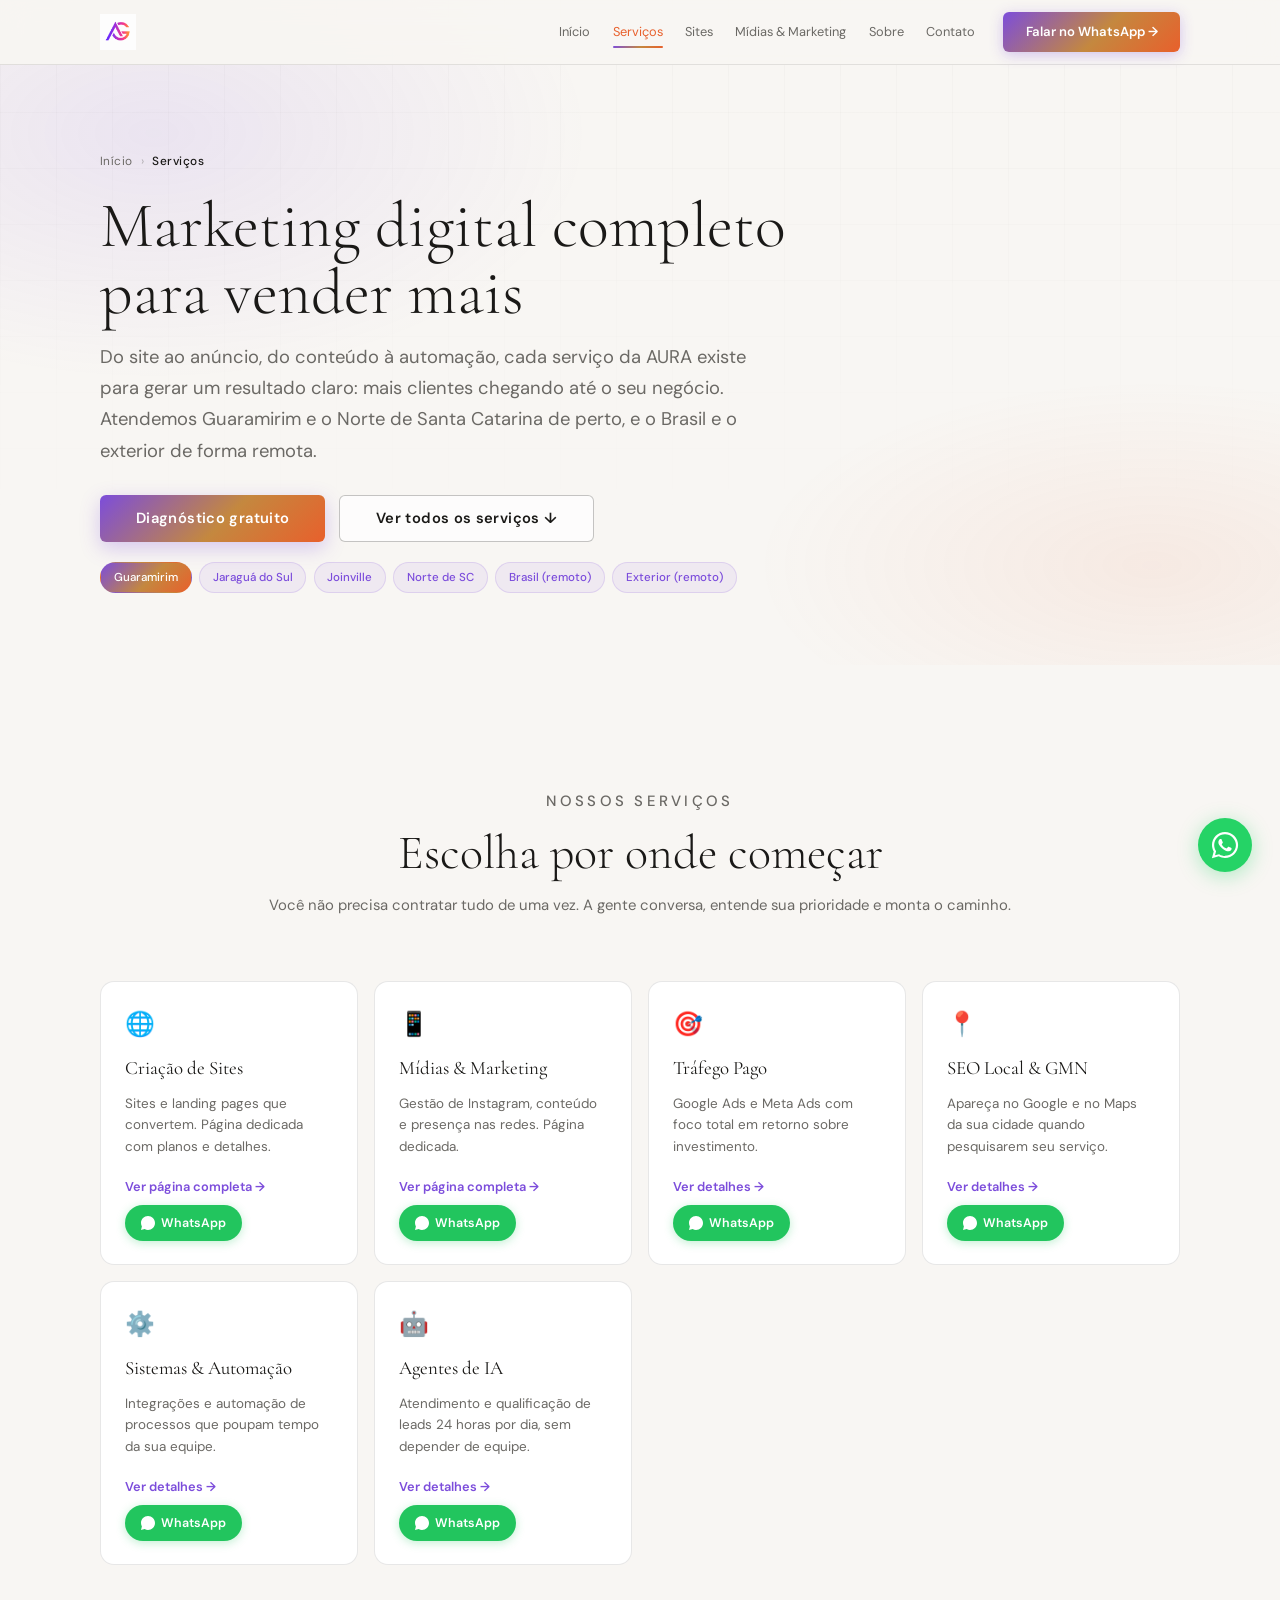
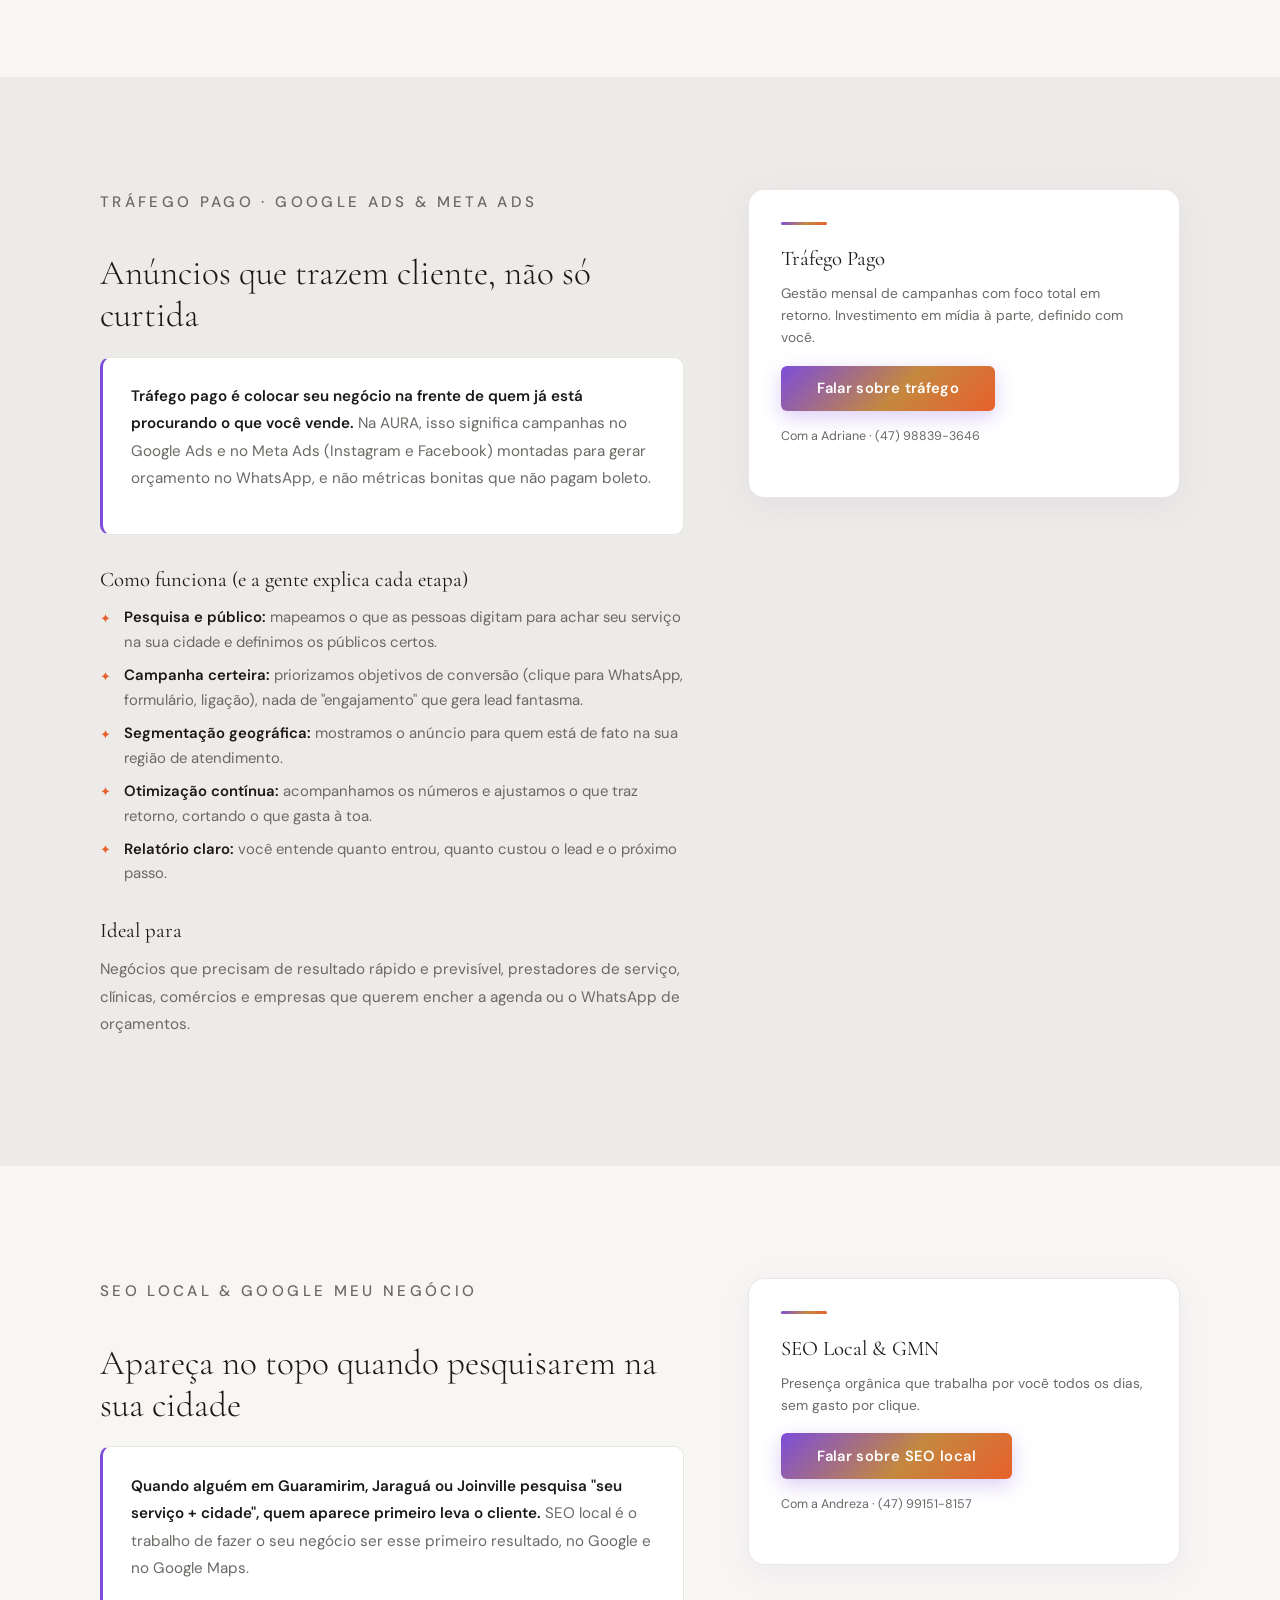
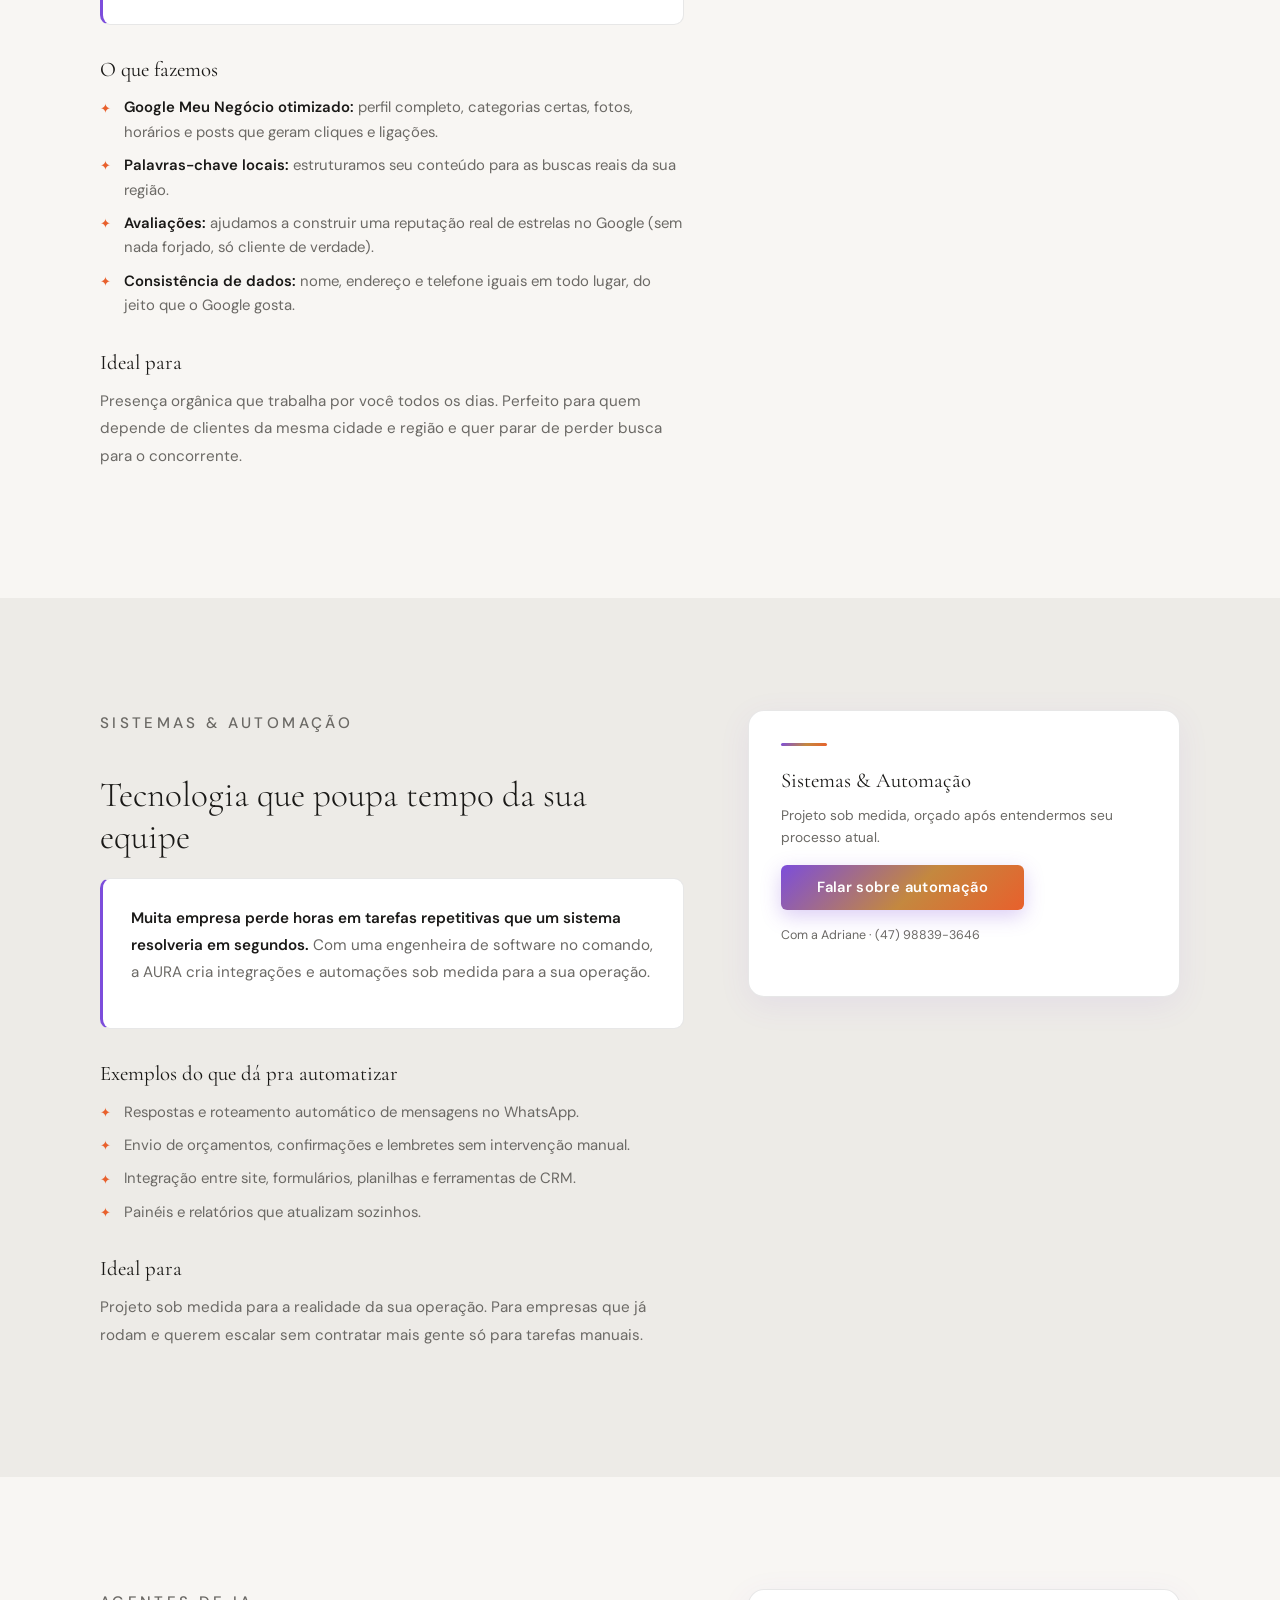
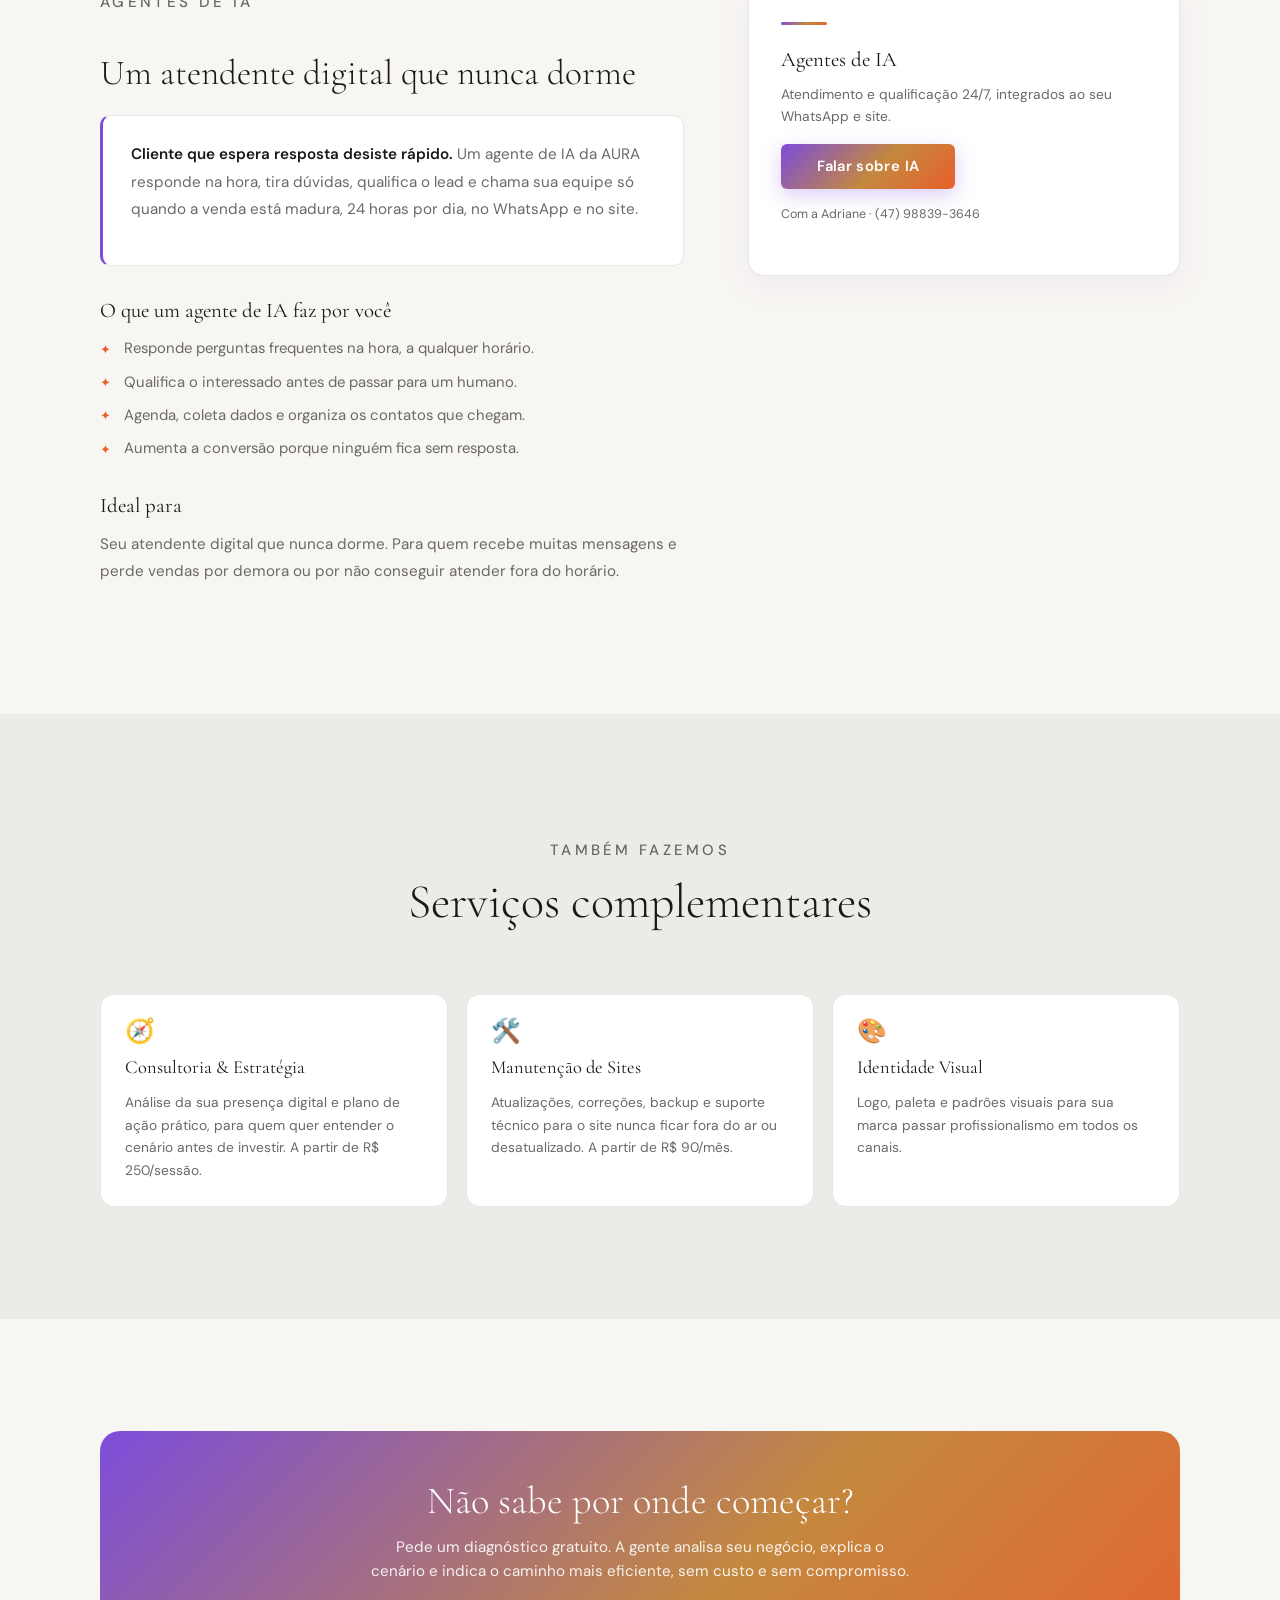
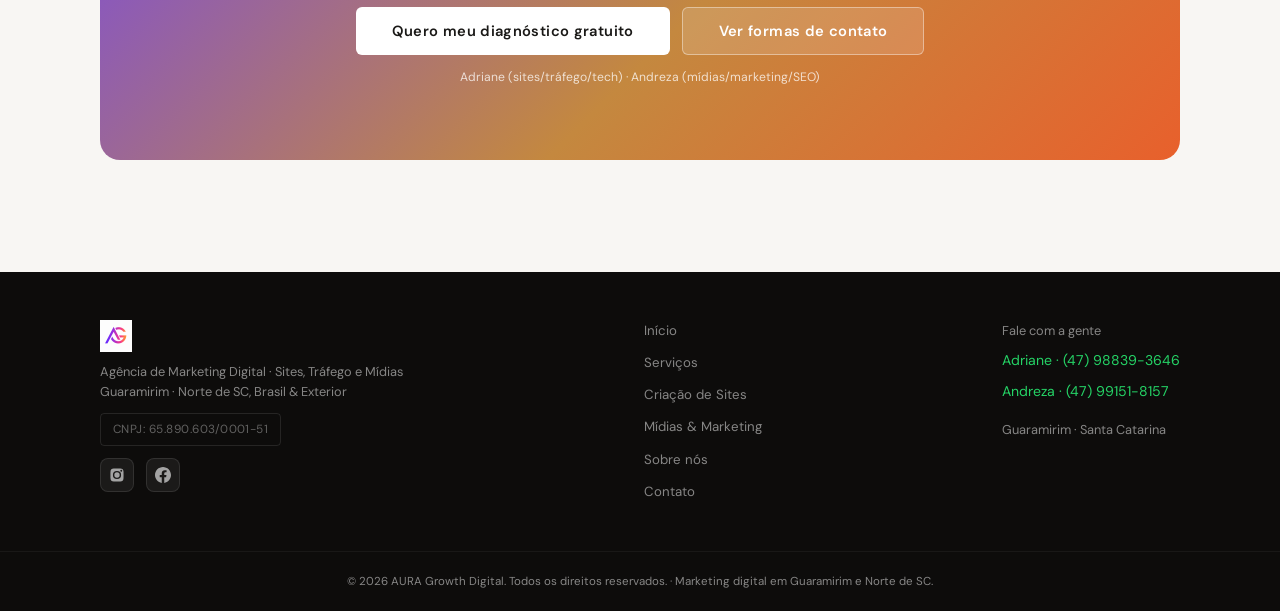
<file: servicos.html>
<!doctype html>
<html lang="pt-BR">
  <head>
    <script>
      (function (w, d, s, l, i) {
        w[l] = w[l] || [];
        w[l].push({ "gtm.start": new Date().getTime(), event: "gtm.js" });
        var f = d.getElementsByTagName(s)[0],
          j = d.createElement(s),
          dl = l != "dataLayer" ? "&l=" + l : "";
        j.async = true;
        j.src = "https://www.googletagmanager.com/gtm.js?id=" + i + dl;
        f.parentNode.insertBefore(j, f);
      })(window, document, "script", "dataLayer", "GTM-NR9CGCS4");
    </script>
    <meta charset="UTF-8" />
    <meta name="viewport" content="width=device-width, initial-scale=1.0" />
    <title>Serviços de Marketing Digital em Guaramirim e Norte de SC | AURA Growth</title>
    <meta
      name="description"
      content="Serviços de marketing digital da AURA Growth: criação de sites, tráfego pago (Google Ads e Meta Ads), SEO local, Google Meu Negócio, gestão de mídias, automação e agentes de IA. Para empresas de Guaramirim, Norte de SC, Brasil e exterior."
    />
    <meta
      name="keywords"
      content="serviços de marketing digital SC, tráfego pago Guaramirim, Google Ads Norte de Santa Catarina, SEO local Jaraguá do Sul, gestão de redes sociais Joinville, automação de atendimento, agentes de IA para empresas"
    />
    <meta name="robots" content="index, follow, max-image-preview:large" />
    <meta name="theme-color" content="#7C4DDB" />
    <meta name="geo.region" content="BR-SC" />
    <meta name="geo.placename" content="Guaramirim, Santa Catarina" />
    <meta name="geo.position" content="-26.473500;-49.002800" />
    <link rel="icon" href="logo-aura.png" type="image/png" />
    <link rel="canonical" href="https://auragrowth.com.br/servicos" />
    <meta property="og:type" content="website" />
    <meta property="og:url" content="https://auragrowth.com.br/servicos" />
    <meta property="og:title" content="Serviços de Marketing Digital | AURA Growth, Guaramirim e Norte de SC" />
    <meta
      property="og:description"
      content="Sites, tráfego pago, SEO local, mídias, automação e IA para sua empresa vender mais. Atendimento local, nacional e internacional."
    />
    <meta property="og:image" content="https://auragrowth.com.br/logo-aura.png" />
    <link rel="preconnect" href="https://fonts.googleapis.com" />
    <link rel="preconnect" href="https://fonts.gstatic.com" crossorigin />
    <link rel="preload" as="image" href="logo-aura.png" fetchpriority="high" />
    <link
      href="https://fonts.googleapis.com/css2?family=Cormorant+Garamond:ital,wght@0,300;0,400;0,600;1,300;1,400&family=DM+Sans:opsz,wght@9..40,300;9..40,400;9..40,500&display=swap"
      rel="stylesheet"
    />
    <link rel="stylesheet" href="assets/style.css" />
    <script async src="https://www.googletagmanager.com/gtag/js?id=AW-18253939997"></script>
    <script>
      window.dataLayer = window.dataLayer || [];
      function gtag() {
        dataLayer.push(arguments);
      }
      gtag("js", new Date());
      gtag("config", "AW-18253939997");
      gtag("config", "G-0EVMF76012");
    </script>
    <script type="application/ld+json">
      {
        "@context": "https://schema.org",
        "@graph": [
          {
            "@type": "BreadcrumbList",
            "itemListElement": [
              { "@type": "ListItem", "position": 1, "name": "Início", "item": "https://auragrowth.com.br/" },
              { "@type": "ListItem", "position": 2, "name": "Serviços", "item": "https://auragrowth.com.br/servicos" }
            ]
          },
          {
            "@type": "Service",
            "serviceType": "Tráfego Pago (Google Ads e Meta Ads)",
            "provider": { "@type": "Organization", "name": "AURA Growth Digital", "@id": "https://auragrowth.com.br/#org" },
            "areaServed": [
              { "@type": "State", "name": "Santa Catarina" },
              { "@type": "Country", "name": "Brasil" }
            ],
            "description": "Gestão de campanhas de Google Ads e Meta Ads com foco em retorno sobre investimento e geração de leads qualificados."
          },
          {
            "@type": "Service",
            "serviceType": "SEO Local e Google Meu Negócio",
            "provider": { "@id": "https://auragrowth.com.br/#org" },
            "areaServed": { "@type": "State", "name": "Santa Catarina" },
            "description": "Otimização para aparecer no topo do Google e do Google Maps nas buscas da sua cidade e região."
          },
          {
            "@type": "Service",
            "serviceType": "Sistemas e Automação",
            "provider": { "@id": "https://auragrowth.com.br/#org" },
            "description": "Integrações e automação de processos e atendimento para empresas."
          },
          {
            "@type": "Service",
            "serviceType": "Agentes de Inteligência Artificial",
            "provider": { "@id": "https://auragrowth.com.br/#org" },
            "description": "Agentes de IA para atendimento e qualificação de leads 24 horas por dia no WhatsApp e no site."
          },
          {
            "@type": "FAQPage",
            "mainEntity": [
              {
                "@type": "Question",
                "name": "Quais serviços de marketing digital a AURA oferece?",
                "acceptedAnswer": {
                  "@type": "Answer",
                  "text": "Criação de sites e landing pages, tráfego pago (Google Ads e Meta Ads), SEO local e Google Meu Negócio, gestão de mídias sociais e conteúdo, sistemas e automação, e agentes de IA para atendimento."
                }
              },
              {
                "@type": "Question",
                "name": "A AURA atende empresas de fora de Santa Catarina?",
                "acceptedAnswer": {
                  "@type": "Answer",
                  "text": "Sim. Todos os serviços podem ser prestados de forma remota para empresas em todo o Brasil e no exterior, além do atendimento presencial na região de Guaramirim e no Norte de SC."
                }
              }
            ]
          }
        ]
      }
    </script>
  </head>
  <body>
    <noscript
      ><iframe
        src="https://www.googletagmanager.com/ns.html?id=GTM-NR9CGCS4"
        height="0"
        width="0"
        style="display: none; visibility: hidden"
      ></iframe
    ></noscript>

    <header id="hdr">
      <div class="nav-w">
        <a href="index.html" class="logo-link"
          ><img src="logo-aura.png" alt="AURA Growth Digital" class="logo-img" width="36" height="36" fetchpriority="high"
        /></a>
        <nav>
          <a href="index.html">Início</a>
          <a href="servicos.html" class="act-page">Serviços</a>
          <a href="criacao-de-sites.html">Sites</a>
          <a href="gestao-de-midias-e-marketing.html">Mídias &amp; Marketing</a>
          <a href="sobre.html">Sobre</a>
          <a href="contato.html">Contato</a>
        </nav>
        <a
          data-gtm="whatsapp"
          href="https://wa.me/5547991518157?text=Ol%C3%A1%21%20Quero%20falar%20sobre%20os%20servi%C3%A7os%20da%20AURA."
          target="_blank"
          rel="noopener"
          class="btn-hn"
          >Falar no WhatsApp →</a
        >
        <button class="ham" id="ham" aria-label="Menu" aria-expanded="false"><span></span><span></span><span></span></button>
      </div>
      <div class="mob" id="mob">
        <a href="index.html" class="ml">Início</a><a href="servicos.html" class="ml hi">Serviços</a
        ><a href="criacao-de-sites.html" class="ml">Criação de Sites</a
        ><a href="gestao-de-midias-e-marketing.html" class="ml">Mídias &amp; Marketing</a><a href="sobre.html" class="ml">Sobre nós</a
        ><a href="contato.html" class="ml">Contato</a>
        <a
          data-gtm="whatsapp"
          href="https://wa.me/5547991518157?text=Ol%C3%A1%21%20Quero%20falar%20sobre%20os%20servi%C3%A7os."
          target="_blank"
          rel="noopener"
          class="ml hi"
          >Falar no WhatsApp →</a
        >
      </div>
    </header>

    <section class="page-hero">
      <div class="page-hero-bg"></div>
      <div class="w">
        <div class="crumbs rv"><a href="index.html">Início</a><span>›</span><b>Serviços</b></div>
        <h1 class="rv">Marketing digital completo<br />para <span class="gt">vender mais</span></h1>
        <p class="ph-lead rv">
          Do site ao anúncio, do conteúdo à automação, cada serviço da AURA existe para gerar um resultado claro: mais clientes chegando até
          o seu negócio. Atendemos Guaramirim e o Norte de Santa Catarina de perto, e o Brasil e o exterior de forma remota.
        </p>
        <div class="page-hero-cta rv">
          <a
            data-gtm="whatsapp"
            href="https://wa.me/5547991518157?text=Ol%C3%A1%21%20Quero%20um%20diagn%C3%B3stico%20gratuito%20para%20saber%20qual%20servi%C3%A7o%20faz%20sentido%20pra%20mim."
            target="_blank"
            rel="noopener"
            class="btn btn-grad"
            >Diagnóstico gratuito</a
          >
          <a href="#lista" class="btn btn-out">Ver todos os serviços ↓</a>
        </div>
        <div class="local-chips rv">
          <span class="mark">Guaramirim</span><span>Jaraguá do Sul</span><span>Joinville</span><span>Norte de SC</span
          ><span>Brasil (remoto)</span><span>Exterior (remoto)</span>
        </div>
      </div>
    </section>

    <section id="lista" class="sec">
      <div class="w">
        <div class="sh rv">
          <p class="label label-c">Nossos serviços</p>
          <h2>Escolha por onde começar</h2>
          <p>Você não precisa contratar tudo de uma vez. A gente conversa, entende sua prioridade e monta o caminho.</p>
        </div>
        <!-- ══════════════════════════════════════════════════════════════
 CARDS DE SERVIÇO, cada um com 2 ações: "Ver detalhes/página" e "WhatsApp".
 O botão WhatsApp abre a conversa JÁ com a mensagem do serviço preenchida.
 Roteamento: Sites/Tráfego/Tecnologia/IA -> Adriane (5547988393646)
             Mídias/SEO local            -> Andreza (5547991518157)
 Para mudar o texto, edite o trecho depois de "?text=" (use %20 = espaço).
 ══════════════════════════════════════════════════════════════ -->
        <div class="svc-links rv">
          <div class="svc-link rv" data-gtm="servico-card">
            <span class="svc-ic">🌐</span>
            <h3>Criação de Sites</h3>
            <p>Sites e landing pages que convertem. Página dedicada com planos e detalhes.</p>
            <div class="svc-actions">
              <a href="criacao-de-sites.html" class="svc-go">Ver página completa →</a
              ><a
                data-gtm="whatsapp"
                href="https://wa.me/5547988393646?text=Ol%C3%A1%20Adriane%21%20Tenho%20interesse%20em%20Cria%C3%A7%C3%A3o%20de%20Sites.%20Pode%20me%20explicar%3F"
                target="_blank"
                rel="noopener"
                class="svc-wa"
                ><svg viewBox="0 0 24 24">
                  <path
                    d="M17.5 14.4c-.3-.1-1.8-.9-2-1-.3-.1-.5-.1-.7.1-.2.3-.8 1-.9 1.2-.2.2-.3.2-.6.1-.3-.2-1.3-.5-2.4-1.5-.9-.8-1.5-1.8-1.7-2.1-.2-.3 0-.5.1-.6l.4-.5c.1-.2.2-.3.3-.5.1-.2 0-.4 0-.5 0-.1-.7-1.6-.9-2.2-.2-.6-.5-.5-.7-.5h-.6c-.2 0-.5.1-.8.4-.3.3-1 1-1 2.5s1.1 2.9 1.2 3.1c.1.2 2.1 3.2 5.1 4.5.7.3 1.3.5 1.7.6.7.2 1.4.2 1.9.1.6-.1 1.8-.7 2-1.4.2-.7.2-1.3.2-1.4z"
                  />
                  <path
                    d="M12 0C5.4 0 0 5.4 0 12c0 2.1.6 4.1 1.5 5.8L0 24l6.3-1.7C8 23.4 10 24 12 24c6.6 0 12-5.4 12-12S18.6 0 12 0z"
                  /></svg
                >WhatsApp</a
              >
            </div>
          </div>
          <div class="svc-link rv" data-gtm="servico-card">
            <span class="svc-ic">📱</span>
            <h3>Mídias &amp; Marketing</h3>
            <p>Gestão de Instagram, conteúdo e presença nas redes. Página dedicada.</p>
            <div class="svc-actions">
              <a href="gestao-de-midias-e-marketing.html" class="svc-go">Ver página completa →</a
              ><a
                data-gtm="whatsapp"
                href="https://wa.me/5547991518157?text=Ol%C3%A1%20Andreza%21%20Tenho%20interesse%20em%20Gest%C3%A3o%20de%20M%C3%ADdias%20e%20Marketing.%20Pode%20me%20explicar%3F"
                target="_blank"
                rel="noopener"
                class="svc-wa"
                ><svg viewBox="0 0 24 24">
                  <path
                    d="M17.5 14.4c-.3-.1-1.8-.9-2-1-.3-.1-.5-.1-.7.1-.2.3-.8 1-.9 1.2-.2.2-.3.2-.6.1-.3-.2-1.3-.5-2.4-1.5-.9-.8-1.5-1.8-1.7-2.1-.2-.3 0-.5.1-.6l.4-.5c.1-.2.2-.3.3-.5.1-.2 0-.4 0-.5 0-.1-.7-1.6-.9-2.2-.2-.6-.5-.5-.7-.5h-.6c-.2 0-.5.1-.8.4-.3.3-1 1-1 2.5s1.1 2.9 1.2 3.1c.1.2 2.1 3.2 5.1 4.5.7.3 1.3.5 1.7.6.7.2 1.4.2 1.9.1.6-.1 1.8-.7 2-1.4.2-.7.2-1.3.2-1.4z"
                  />
                  <path
                    d="M12 0C5.4 0 0 5.4 0 12c0 2.1.6 4.1 1.5 5.8L0 24l6.3-1.7C8 23.4 10 24 12 24c6.6 0 12-5.4 12-12S18.6 0 12 0z"
                  /></svg
                >WhatsApp</a
              >
            </div>
          </div>
          <div class="svc-link rv" data-gtm="servico-card">
            <span class="svc-ic">🎯</span>
            <h3>Tráfego Pago</h3>
            <p>Google Ads e Meta Ads com foco total em retorno sobre investimento.</p>
            <div class="svc-actions">
              <a href="#trafego" class="svc-go">Ver detalhes →</a
              ><a
                data-gtm="whatsapp"
                href="https://wa.me/5547988393646?text=Ol%C3%A1%20Adriane%21%20Tenho%20interesse%20em%20Tr%C3%A1fego%20Pago.%20Pode%20me%20explicar%3F"
                target="_blank"
                rel="noopener"
                class="svc-wa"
                ><svg viewBox="0 0 24 24">
                  <path
                    d="M17.5 14.4c-.3-.1-1.8-.9-2-1-.3-.1-.5-.1-.7.1-.2.3-.8 1-.9 1.2-.2.2-.3.2-.6.1-.3-.2-1.3-.5-2.4-1.5-.9-.8-1.5-1.8-1.7-2.1-.2-.3 0-.5.1-.6l.4-.5c.1-.2.2-.3.3-.5.1-.2 0-.4 0-.5 0-.1-.7-1.6-.9-2.2-.2-.6-.5-.5-.7-.5h-.6c-.2 0-.5.1-.8.4-.3.3-1 1-1 2.5s1.1 2.9 1.2 3.1c.1.2 2.1 3.2 5.1 4.5.7.3 1.3.5 1.7.6.7.2 1.4.2 1.9.1.6-.1 1.8-.7 2-1.4.2-.7.2-1.3.2-1.4z"
                  />
                  <path
                    d="M12 0C5.4 0 0 5.4 0 12c0 2.1.6 4.1 1.5 5.8L0 24l6.3-1.7C8 23.4 10 24 12 24c6.6 0 12-5.4 12-12S18.6 0 12 0z"
                  /></svg
                >WhatsApp</a
              >
            </div>
          </div>
          <div class="svc-link rv" data-gtm="servico-card">
            <span class="svc-ic">📍</span>
            <h3>SEO Local &amp; GMN</h3>
            <p>Apareça no Google e no Maps da sua cidade quando pesquisarem seu serviço.</p>
            <div class="svc-actions">
              <a href="#seo-local" class="svc-go">Ver detalhes →</a
              ><a
                data-gtm="whatsapp"
                href="https://wa.me/5547991518157?text=Ol%C3%A1%20Andreza%21%20Tenho%20interesse%20em%20SEO%20Local%20e%20Google%20Meu%20Neg%C3%B3cio.%20Pode%20me%20explicar%3F"
                target="_blank"
                rel="noopener"
                class="svc-wa"
                ><svg viewBox="0 0 24 24">
                  <path
                    d="M17.5 14.4c-.3-.1-1.8-.9-2-1-.3-.1-.5-.1-.7.1-.2.3-.8 1-.9 1.2-.2.2-.3.2-.6.1-.3-.2-1.3-.5-2.4-1.5-.9-.8-1.5-1.8-1.7-2.1-.2-.3 0-.5.1-.6l.4-.5c.1-.2.2-.3.3-.5.1-.2 0-.4 0-.5 0-.1-.7-1.6-.9-2.2-.2-.6-.5-.5-.7-.5h-.6c-.2 0-.5.1-.8.4-.3.3-1 1-1 2.5s1.1 2.9 1.2 3.1c.1.2 2.1 3.2 5.1 4.5.7.3 1.3.5 1.7.6.7.2 1.4.2 1.9.1.6-.1 1.8-.7 2-1.4.2-.7.2-1.3.2-1.4z"
                  />
                  <path
                    d="M12 0C5.4 0 0 5.4 0 12c0 2.1.6 4.1 1.5 5.8L0 24l6.3-1.7C8 23.4 10 24 12 24c6.6 0 12-5.4 12-12S18.6 0 12 0z"
                  /></svg
                >WhatsApp</a
              >
            </div>
          </div>
          <div class="svc-link rv" data-gtm="servico-card">
            <span class="svc-ic">⚙️</span>
            <h3>Sistemas &amp; Automação</h3>
            <p>Integrações e automação de processos que poupam tempo da sua equipe.</p>
            <div class="svc-actions">
              <a href="#tecnologia" class="svc-go">Ver detalhes →</a
              ><a
                data-gtm="whatsapp"
                href="https://wa.me/5547988393646?text=Ol%C3%A1%20Adriane%21%20Tenho%20interesse%20em%20Sistemas%20e%20Automa%C3%A7%C3%A3o.%20Pode%20me%20explicar%3F"
                target="_blank"
                rel="noopener"
                class="svc-wa"
                ><svg viewBox="0 0 24 24">
                  <path
                    d="M17.5 14.4c-.3-.1-1.8-.9-2-1-.3-.1-.5-.1-.7.1-.2.3-.8 1-.9 1.2-.2.2-.3.2-.6.1-.3-.2-1.3-.5-2.4-1.5-.9-.8-1.5-1.8-1.7-2.1-.2-.3 0-.5.1-.6l.4-.5c.1-.2.2-.3.3-.5.1-.2 0-.4 0-.5 0-.1-.7-1.6-.9-2.2-.2-.6-.5-.5-.7-.5h-.6c-.2 0-.5.1-.8.4-.3.3-1 1-1 2.5s1.1 2.9 1.2 3.1c.1.2 2.1 3.2 5.1 4.5.7.3 1.3.5 1.7.6.7.2 1.4.2 1.9.1.6-.1 1.8-.7 2-1.4.2-.7.2-1.3.2-1.4z"
                  />
                  <path
                    d="M12 0C5.4 0 0 5.4 0 12c0 2.1.6 4.1 1.5 5.8L0 24l6.3-1.7C8 23.4 10 24 12 24c6.6 0 12-5.4 12-12S18.6 0 12 0z"
                  /></svg
                >WhatsApp</a
              >
            </div>
          </div>
          <div class="svc-link rv" data-gtm="servico-card">
            <span class="svc-ic">🤖</span>
            <h3>Agentes de IA</h3>
            <p>Atendimento e qualificação de leads 24 horas por dia, sem depender de equipe.</p>
            <div class="svc-actions">
              <a href="#ia" class="svc-go">Ver detalhes →</a
              ><a
                data-gtm="whatsapp"
                href="https://wa.me/5547988393646?text=Ol%C3%A1%20Adriane%21%20Tenho%20interesse%20em%20Agentes%20de%20IA.%20Pode%20me%20explicar%3F"
                target="_blank"
                rel="noopener"
                class="svc-wa"
                ><svg viewBox="0 0 24 24">
                  <path
                    d="M17.5 14.4c-.3-.1-1.8-.9-2-1-.3-.1-.5-.1-.7.1-.2.3-.8 1-.9 1.2-.2.2-.3.2-.6.1-.3-.2-1.3-.5-2.4-1.5-.9-.8-1.5-1.8-1.7-2.1-.2-.3 0-.5.1-.6l.4-.5c.1-.2.2-.3.3-.5.1-.2 0-.4 0-.5 0-.1-.7-1.6-.9-2.2-.2-.6-.5-.5-.7-.5h-.6c-.2 0-.5.1-.8.4-.3.3-1 1-1 2.5s1.1 2.9 1.2 3.1c.1.2 2.1 3.2 5.1 4.5.7.3 1.3.5 1.7.6.7.2 1.4.2 1.9.1.6-.1 1.8-.7 2-1.4.2-.7.2-1.3.2-1.4z"
                  />
                  <path
                    d="M12 0C5.4 0 0 5.4 0 12c0 2.1.6 4.1 1.5 5.8L0 24l6.3-1.7C8 23.4 10 24 12 24c6.6 0 12-5.4 12-12S18.6 0 12 0z"
                  /></svg
                >WhatsApp</a
              >
            </div>
          </div>
        </div>
      </div>
    </section>

    <!-- TRÁFEGO PAGO -> Adriane -->
    <section id="trafego" class="sec" style="background: var(--cream)">
      <div class="w">
        <div class="split">
          <div class="prose rv">
            <p class="label label-c">Tráfego Pago · Google Ads &amp; Meta Ads</p>
            <h2>Anúncios que trazem cliente, não só curtida</h2>
            <div class="answer">
              <p>
                <strong>Tráfego pago é colocar seu negócio na frente de quem já está procurando o que você vende.</strong> Na AURA, isso
                significa campanhas no Google Ads e no Meta Ads (Instagram e Facebook) montadas para gerar orçamento no WhatsApp, e não
                métricas bonitas que não pagam boleto.
              </p>
            </div>
            <h3>Como funciona (e a gente explica cada etapa)</h3>
            <ul>
              <li>
                <strong>Pesquisa e público:</strong> mapeamos o que as pessoas digitam para achar seu serviço na sua cidade e definimos os
                públicos certos.
              </li>
              <li>
                <strong>Campanha certeira:</strong> priorizamos objetivos de conversão (clique para WhatsApp, formulário, ligação), nada de
                "engajamento" que gera lead fantasma.
              </li>
              <li><strong>Segmentação geográfica:</strong> mostramos o anúncio para quem está de fato na sua região de atendimento.</li>
              <li>
                <strong>Otimização contínua:</strong> acompanhamos os números e ajustamos o que traz retorno, cortando o que gasta à toa.
              </li>
              <li><strong>Relatório claro:</strong> você entende quanto entrou, quanto custou o lead e o próximo passo.</li>
            </ul>
            <h3>Ideal para</h3>
            <p>
              Negócios que precisam de resultado rápido e previsível, prestadores de serviço, clínicas, comércios e empresas que querem
              encher a agenda ou o WhatsApp de orçamentos.
            </p>
          </div>
          <aside class="split-aside rv">
            <h4>Tráfego Pago</h4>
            <p>Gestão mensal de campanhas com foco total em retorno. Investimento em mídia à parte, definido com você.</p>
            <div class="dual-cta">
              <a
                data-gtm="whatsapp"
                href="https://wa.me/5547988393646?text=Ol%C3%A1%20Adriane%21%20Quero%20falar%20sobre%20tr%C3%A1fego%20pago%20%28Google%2FMeta%20Ads%29%20para%20minha%20empresa."
                target="_blank"
                rel="noopener"
                class="btn btn-grad"
                >Falar sobre tráfego</a
              >
            </div>
            <p style="margin-top: 1rem; font-size: 0.78rem">Com a Adriane · (47) 98839-3646</p>
          </aside>
        </div>
      </div>
    </section>

    <!-- SEO LOCAL -> Andreza -->
    <section id="seo-local" class="sec">
      <div class="w">
        <div class="split">
          <div class="prose rv">
            <p class="label label-c">SEO Local &amp; Google Meu Negócio</p>
            <h2>Apareça no topo quando pesquisarem na sua cidade</h2>
            <div class="answer">
              <p>
                <strong
                  >Quando alguém em Guaramirim, Jaraguá ou Joinville pesquisa "seu serviço + cidade", quem aparece primeiro leva o
                  cliente.</strong
                >
                SEO local é o trabalho de fazer o seu negócio ser esse primeiro resultado, no Google e no Google Maps.
              </p>
            </div>
            <h3>O que fazemos</h3>
            <ul>
              <li>
                <strong>Google Meu Negócio otimizado:</strong> perfil completo, categorias certas, fotos, horários e posts que geram cliques
                e ligações.
              </li>
              <li><strong>Palavras-chave locais:</strong> estruturamos seu conteúdo para as buscas reais da sua região.</li>
              <li>
                <strong>Avaliações:</strong> ajudamos a construir uma reputação real de estrelas no Google (sem nada forjado, só cliente de
                verdade).
              </li>
              <li><strong>Consistência de dados:</strong> nome, endereço e telefone iguais em todo lugar, do jeito que o Google gosta.</li>
            </ul>
            <h3>Ideal para</h3>
            <p>
              Presença orgânica que trabalha por você todos os dias. Perfeito para quem depende de clientes da mesma cidade e região e quer
              parar de perder busca para o concorrente.
            </p>
          </div>
          <aside class="split-aside rv">
            <h4>SEO Local &amp; GMN</h4>
            <p>Presença orgânica que trabalha por você todos os dias, sem gasto por clique.</p>
            <div class="dual-cta">
              <a
                data-gtm="whatsapp"
                href="https://wa.me/5547991518157?text=Ol%C3%A1%20Andreza%21%20Quero%20aparecer%20melhor%20no%20Google%20e%20no%20Maps%20da%20minha%20cidade%20%28SEO%20local%29."
                target="_blank"
                rel="noopener"
                class="btn btn-grad"
                >Falar sobre SEO local</a
              >
            </div>
            <p style="margin-top: 1rem; font-size: 0.78rem">Com a Andreza · (47) 99151-8157</p>
          </aside>
        </div>
      </div>
    </section>

    <!-- TECNOLOGIA -> Adriane -->
    <section id="tecnologia" class="sec" style="background: var(--cream)">
      <div class="w">
        <div class="split">
          <div class="prose rv">
            <p class="label label-c">Sistemas &amp; Automação</p>
            <h2>Tecnologia que poupa tempo da sua equipe</h2>
            <div class="answer">
              <p>
                <strong>Muita empresa perde horas em tarefas repetitivas que um sistema resolveria em segundos.</strong> Com uma engenheira
                de software no comando, a AURA cria integrações e automações sob medida para a sua operação.
              </p>
            </div>
            <h3>Exemplos do que dá pra automatizar</h3>
            <ul>
              <li>Respostas e roteamento automático de mensagens no WhatsApp.</li>
              <li>Envio de orçamentos, confirmações e lembretes sem intervenção manual.</li>
              <li>Integração entre site, formulários, planilhas e ferramentas de CRM.</li>
              <li>Painéis e relatórios que atualizam sozinhos.</li>
            </ul>
            <h3>Ideal para</h3>
            <p>
              Projeto sob medida para a realidade da sua operação. Para empresas que já rodam e querem escalar sem contratar mais gente só
              para tarefas manuais.
            </p>
          </div>
          <aside class="split-aside rv">
            <h4>Sistemas &amp; Automação</h4>
            <p>Projeto sob medida, orçado após entendermos seu processo atual.</p>
            <div class="dual-cta">
              <a
                data-gtm="whatsapp"
                href="https://wa.me/5547988393646?text=Ol%C3%A1%20Adriane%21%20Quero%20automatizar%20processos%20na%20minha%20empresa."
                target="_blank"
                rel="noopener"
                class="btn btn-grad"
                >Falar sobre automação</a
              >
            </div>
            <p style="margin-top: 1rem; font-size: 0.78rem">Com a Adriane · (47) 98839-3646</p>
          </aside>
        </div>
      </div>
    </section>

    <!-- IA -> Adriane -->
    <section id="ia" class="sec">
      <div class="w">
        <div class="split">
          <div class="prose rv">
            <p class="label label-c">Agentes de IA</p>
            <h2>Um atendente digital que nunca dorme</h2>
            <div class="answer">
              <p>
                <strong>Cliente que espera resposta desiste rápido.</strong> Um agente de IA da AURA responde na hora, tira dúvidas,
                qualifica o lead e chama sua equipe só quando a venda está madura, 24 horas por dia, no WhatsApp e no site.
              </p>
            </div>
            <h3>O que um agente de IA faz por você</h3>
            <ul>
              <li>Responde perguntas frequentes na hora, a qualquer horário.</li>
              <li>Qualifica o interessado antes de passar para um humano.</li>
              <li>Agenda, coleta dados e organiza os contatos que chegam.</li>
              <li>Aumenta a conversão porque ninguém fica sem resposta.</li>
            </ul>
            <h3>Ideal para</h3>
            <p>
              Seu atendente digital que nunca dorme. Para quem recebe muitas mensagens e perde vendas por demora ou por não conseguir
              atender fora do horário.
            </p>
          </div>
          <aside class="split-aside rv">
            <h4>Agentes de IA</h4>
            <p>Atendimento e qualificação 24/7, integrados ao seu WhatsApp e site.</p>
            <div class="dual-cta">
              <a
                data-gtm="whatsapp"
                href="https://wa.me/5547988393646?text=Ol%C3%A1%20Adriane%21%20Quero%20um%20agente%20de%20IA%20para%20atender%20meus%20clientes."
                target="_blank"
                rel="noopener"
                class="btn btn-grad"
                >Falar sobre IA</a
              >
            </div>
            <p style="margin-top: 1rem; font-size: 0.78rem">Com a Adriane · (47) 98839-3646</p>
          </aside>
        </div>
      </div>
    </section>

    <!-- SERVIÇOS COMPLEMENTARES -->
    <section class="sec" style="background: var(--cream)">
      <div class="w">
        <div class="sh rv">
          <p class="label label-c">Também fazemos</p>
          <h2>Serviços complementares</h2>
        </div>
        <div class="feat-grid rv">
          <div class="feat">
            <span class="feat-ic">🧭</span>
            <h3>Consultoria &amp; Estratégia</h3>
            <p>
              Análise da sua presença digital e plano de ação prático, para quem quer entender o cenário antes de investir. A partir de R$
              250/sessão.
            </p>
          </div>
          <div class="feat">
            <span class="feat-ic">🛠️</span>
            <h3>Manutenção de Sites</h3>
            <p>
              Atualizações, correções, backup e suporte técnico para o site nunca ficar fora do ar ou desatualizado. A partir de R$ 90/mês.
            </p>
          </div>
          <div class="feat">
            <span class="feat-ic">🎨</span>
            <h3>Identidade Visual</h3>
            <p>Logo, paleta e padrões visuais para sua marca passar profissionalismo em todos os canais.</p>
          </div>
        </div>
      </div>
    </section>

    <section class="sec">
      <div class="w">
        <div class="cta-band rv">
          <h2>Não sabe por onde começar?</h2>
          <p>
            Pede um diagnóstico gratuito. A gente analisa seu negócio, explica o cenário e indica o caminho mais eficiente, sem custo e sem
            compromisso.
          </p>
          <div class="dual-cta" style="justify-content: center">
            <a
              data-gtm="whatsapp"
              href="https://wa.me/5547991518157?text=Ol%C3%A1%21%20Quero%20um%20diagn%C3%B3stico%20gratuito%20para%20saber%20por%20onde%20come%C3%A7ar."
              target="_blank"
              rel="noopener"
              class="btn"
              >Quero meu diagnóstico gratuito</a
            >
            <a href="contato.html" class="btn ghost">Ver formas de contato</a>
          </div>
          <p class="cta-band-note">Adriane (sites/tráfego/tech) · Andreza (mídias/marketing/SEO)</p>
        </div>
      </div>
    </section>

    <footer>
      <div class="foot-in">
        <div class="foot-brand">
          <img src="logo-aura.png" alt="AURA Growth Digital" class="foot-logo" width="32" height="32" loading="lazy" />
          <p>Agência de Marketing Digital · Sites, Tráfego e Mídias</p>
          <p>Guaramirim · Norte de SC, Brasil &amp; Exterior</p>
          <span class="foot-cnpj">CNPJ: 65.890.603/0001-51</span>
          <div class="foot-social-links">
            <a href="https://www.instagram.com/agenciauragrowth/" target="_blank" rel="noopener" aria-label="Instagram"
              ><svg viewBox="0 0 24 24">
                <path
                  d="M12 2.163c3.204 0 3.584.012 4.85.07 3.252.148 4.771 1.691 4.919 4.919.058 1.265.069 1.645.069 4.849 0 3.205-.012 3.584-.069 4.849-.149 3.225-1.664 4.771-4.919 4.919-1.266.058-1.644.07-4.85.07-3.204 0-3.584-.012-4.849-.07-3.26-.149-4.771-1.699-4.919-4.92-.058-1.265-.07-1.644-.07-4.849 0-3.204.013-3.583.07-4.849.149-3.227 1.664-4.771 4.919-4.919 1.266-.057 1.645-.069 4.849-.069zm0 3.675a6.162 6.162 0 100 12.324 6.162 6.162 0 000-12.324zm0 10.162a4 4 0 110-8 4 4 0 010 8zm6.406-11.845a1.44 1.44 0 100 2.881 1.44 1.44 0 000-2.881z"
                /></svg></a
            ><a
              href="https://www.facebook.com/profile.php?id=61588174911608&locale=pt_BR"
              target="_blank"
              rel="noopener"
              aria-label="Facebook"
              ><svg viewBox="0 0 24 24">
                <path
                  d="M24 12.073c0-6.627-5.373-12-12-12s-12 5.373-12 12c0 5.99 4.388 10.954 10.125 11.854v-8.385H7.078v-3.47h3.047V9.43c0-3.007 1.792-4.669 4.533-4.669 1.312 0 2.686.235 2.686.235v2.953H15.83c-1.491 0-1.956.925-1.956 1.874v2.25h3.328l-.532 3.47h-2.796v8.385C19.612 23.027 24 18.062 24 12.073z"
                /></svg
            ></a>
          </div>
        </div>
        <div class="foot-links">
          <a href="index.html">Início</a><a href="servicos.html">Serviços</a><a href="criacao-de-sites.html">Criação de Sites</a
          ><a href="gestao-de-midias-e-marketing.html">Mídias &amp; Marketing</a><a href="sobre.html">Sobre nós</a
          ><a href="contato.html">Contato</a>
        </div>
        <div class="foot-con">
          <p>Fale com a gente</p>
          <a data-gtm="whatsapp" href="https://wa.me/5547988393646" target="_blank" rel="noopener">Adriane · (47) 98839-3646</a
          ><a data-gtm="whatsapp" href="https://wa.me/5547991518157" target="_blank" rel="noopener">Andreza · (47) 99151-8157</a>
          <p style="margin-top: 0.5rem">Guaramirim · Santa Catarina</p>
        </div>
      </div>
      <div class="foot-bot">
        <p>© 2026 AURA Growth Digital. Todos os direitos reservados. · Marketing digital em Guaramirim e Norte de SC.</p>
      </div>
    </footer>

    <div class="waf-wrap">
      <a
        data-gtm="whatsapp"
        href="https://wa.me/5547991518157?text=Ol%C3%A1%21%20Quero%20falar%20sobre%20os%20servi%C3%A7os%20da%20AURA."
        target="_blank"
        rel="noopener"
        class="waf"
        aria-label="Falar no WhatsApp com a AURA Growth"
        ><svg xmlns="http://www.w3.org/2000/svg" viewBox="0 0 448 512" fill="currentColor" width="30" height="30" aria-hidden="true">
          <path
            d="M380.9 97.1C339 55.1 283.2 32 223.9 32c-122.4 0-222 99.6-222 222 0 39.1 10.2 77.3 29.6 111L0 480l117.7-30.9c32.4 17.7 68.9 27 106.1 27h.1c122.3 0 224.1-99.6 224.1-222 0-59.3-25.2-115-67.1-157zM223.9 442.3c-33.2 0-65.7-8.9-94-25.7l-6.7-4-69.8 18.3L72 361.7l-4.4-7c-18.5-29.4-28.2-63.3-28.2-98.2 0-101.7 82.8-184.5 184.6-184.5 49.3 0 95.6 19.2 130.4 54.1 34.8 34.9 56.2 81.2 56.1 130.5 0 101.8-84.9 184.7-186.6 184.7zm101.2-138.2c-5.5-2.8-32.8-16.2-37.9-18-5.1-1.9-8.8-2.8-12.5 2.8-3.7 5.6-14.3 18-17.6 21.8-3.2 3.7-6.5 4.2-12 1.4-32.6-16.3-54-29.1-75.5-66-5.7-9.8 5.7-9.1 16.3-30.3 1.8-3.7.9-6.9-.5-9.7-1.4-2.8-12.5-30.1-17.1-41.2-4.5-10.8-9.1-9.3-12.5-9.5-3.2-.2-6.9-.2-10.6-.2-3.7 0-9.7 1.4-14.8 6.9-5.1 5.6-19.4 19-19.4 46.3 0 27.3 19.9 53.7 22.6 57.4 2.8 3.7 39.1 59.7 94.8 83.8 35.2 15.2 49 16.5 66.6 13.9 10.7-1.6 32.8-13.4 37.4-26.4 4.6-13 4.6-24.1 3.2-26.4-1.3-2.5-5-3.9-10.5-6.6z"
          /></svg
      ></a>
    </div>
    <script src="assets/script.js"></script>
  </body>
</html>
</file>
<file: assets/style.css>
/* =============================================
 AURA Growth Digital, style.css (consolidado v4)
 Base + componentes + páginas, self-contained.
 Paleta: roxo #7C4DDB → laranja #E8602C
 ============================================= */
:root {
  --bg: #f8f6f3;
  --cream: #edebe7;
  --ink: #1a1917;
  --muted: #6b6965;
  --border: rgba(26, 25, 23, 0.1);
  --white: #fff;
  --dark: #111110;
  --purple: #7c4ddb;
  --orange: #e8602c;
  --amber: #c4883f;
  --green: #25d366;
  --grad: linear-gradient(135deg, #7c4ddb 0%, #c4883f 55%, #e8602c 100%);
  --grad-text: linear-gradient(120deg, #7c4ddb, #e8602c);
  --font-d: "Cormorant Garamond", Georgia, serif;
  --font-b: "DM Sans", sans-serif;
  --r: 4px;
  --max: 1160px;
}
*,
*::before,
*::after {
  box-sizing: border-box;
  margin: 0;
  padding: 0;
}
html {
  scroll-behavior: smooth;
  font-size: 16px;
  -webkit-text-size-adjust: 100%;
}
body {
  font-family: var(--font-b);
  background: var(--bg);
  color: var(--ink);
  line-height: 1.65;
  overflow-x: hidden;
}
a {
  color: inherit;
  text-decoration: none;
}
button {
  font-family: inherit;
  cursor: pointer;
  border: none;
  background: none;
}
ul {
  list-style: none;
}
img {
  display: block;
  max-width: 100%;
  height: auto;
}
a:focus-visible,
button:focus-visible.dep-inp:focus-visible {
  outline: 2px solid var(--purple);
  outline-offset: 2px;
  border-radius: 2px;
}

/* UTILS */
.w {
  max-width: var(--max);
  margin: 0 auto;
  padding: 0 clamp(1rem, 5vw, 2.5rem);
}
.sec {
  padding: clamp(4rem, 9vw, 7rem) 0;
}
.label {
  font-size: 0.68rem;
  font-weight: 500;
  letter-spacing: 0.22em;
  text-transform: uppercase;
  margin-bottom: 0.8rem;
  display: block;
}
.label-c {
  color: var(--orange);
}
.label-lt.gt {
  background: var(--grad-text);
  -webkit-background-clip: text;
  -webkit-text-fill-color: transparent;
  background-clip: text;
}
.sh {
  text-align: center;
  margin-bottom: clamp(2.5rem, 6vw, 4rem);
}
.sh h2 {
  font-family: var(--font-d);
  font-size: clamp(2rem, 4vw, 3rem);
  font-weight: 300;
  line-height: 1.14;
}
.sh p {
  color: var(--muted);
  margin-top: 0.75rem;
  font-size: 0.93rem;
}
.hidden {
  display: none !important;
}
.narrow {
  max-width: 820px;
  margin-left: auto;
  margin-right: auto;
}
.mt-2 {
  margin-top: 2rem;
}
.mt-3 {
  margin-top: 3rem;
}
.tc {
  text-align: center;
}

/* REVEAL */
section.rv {
  opacity: 0;
  transform: translateY(40px);
  transition:
    opacity 0.7s cubic-bezier(0.22, 1, 0.36, 1),
    transform 0.7s cubic-bezier(0.22, 1, 0.36, 1);
}
section.on.rv.on {
  opacity: 1;
  transform: translateY(0);
}
@media (prefers-reduced-motion: reduce) {
  section.rv {
    opacity: 1;
    transform: none;
    transition: none;
  }
}

/* BOTÕES */
.btn {
  display: inline-flex;
  align-items: center;
  gap: 0.5rem;
  padding: 0.95rem 2.25rem;
  border-radius: 6px;
  font-size: 0.92rem;
  font-weight: 600;
  letter-spacing: 0.025em;
  transition:
    transform 0.18s,
    box-shadow 0.2s,
    filter 0.18s;
  line-height: 1;
}
.btn:hover {
  transform: translateY(-2px);
}
.btn:active {
  transform: translateY(0);
}
.btn-grad {
  background: var(--grad);
  color: #fff;
  box-shadow:
    0 4px 20px rgba(124, 77, 219, 0.35),
    0 1px 3px rgba(0, 0, 0, 0.15);
}
.btn-grad:hover {
  box-shadow:
    0 10px 36px rgba(124, 77, 219, 0.5),
    0 2px 6px rgba(0, 0, 0, 0.12);
  filter: brightness(1.06);
}
.btn-out {
  color: var(--ink);
  border: 1.5px solid rgba(26, 25, 23, 0.25);
  background: rgba(255, 255, 255, 0.7);
  backdrop-filter: blur(6px);
}
.btn-out:hover {
  border-color: var(--purple);
  color: var(--purple);
  background: rgba(124, 77, 219, 0.05);
}
.btn-wa {
  background: #22c55e;
  color: #fff;
  box-shadow:
    0 4px 20px rgba(34, 197, 94, 0.35),
    0 1px 3px rgba(0, 0, 0, 0.12);
}
.btn-wa:hover {
  background: #16a34a;
  box-shadow: 0 10px 36px rgba(34, 197, 94, 0.5);
}
.btn-wa svg {
  flex-shrink: 0;
}
.dual-cta {
  display: flex;
  gap: 0.75rem;
  flex-wrap: wrap;
}

/* HEADER */
#hdr {
  position: fixed;
  top: 0;
  left: 0;
  right: 0;
  z-index: 200;
  background: rgba(248, 246, 243, 0.93);
  backdrop-filter: blur(14px);
  border-bottom: 1px solid var(--border);
  transition: box-shadow 0.3s;
}
#hdr.sc {
  box-shadow: 0 2px 24px rgba(0, 0, 0, 0.07);
}
.nav-w {
  max-width: var(--max);
  margin: 0 auto;
  padding: 0 clamp(1rem, 5vw, 2.5rem);
  height: 64px;
  display: flex;
  align-items: center;
  gap: 1.75rem;
}
.logo-link {
  text-decoration: none;
  flex-shrink: 0;
}
.logo-img {
  height: 36px;
  width: auto;
  flex-shrink: 0;
  display: block;
}
nav {
  display: flex;
  gap: 1.4rem;
  margin-left: auto;
}
nav a {
  font-size: 0.8rem;
  color: var(--muted);
  transition: color 0.2s;
  white-space: nowrap;
}
nav a:hover,
nav a.act-page,
nav a.act {
  color: var(--orange);
}
.btn-hn {
  display: inline-flex;
  align-items: center;
  padding: 0.55rem 1.4rem;
  background: var(--grad);
  color: #fff;
  border-radius: 6px;
  font-size: 0.82rem;
  font-weight: 600;
  white-space: nowrap;
  flex-shrink: 0;
  transition:
    box-shadow 0.2s,
    transform 0.18s,
    filter 0.18s;
  box-shadow: 0 3px 14px rgba(124, 77, 219, 0.3);
}
.btn-hn:hover {
  box-shadow: 0 6px 22px rgba(124, 77, 219, 0.5);
  transform: translateY(-1px);
  filter: brightness(1.05);
}
.ham {
  display: none;
  flex-direction: column;
  gap: 5px;
  margin-left: auto;
  padding: 4px;
}
.ham span {
  display: block;
  width: 22px;
  height: 1.5px;
  background: var(--ink);
  transition:
    transform 0.3s,
    opacity 0.3s;
}
.ham.op span:nth-child(1) {
  transform: translateY(6.5px) rotate(45deg);
}
.ham.op span:nth-child(2) {
  opacity: 0;
}
.ham.op span:nth-child(3) {
  transform: translateY(-6.5px) rotate(-45deg);
}
.mob {
  display: none;
  flex-direction: column;
  background: var(--bg);
  border-top: 1px solid var(--border);
  padding: 1.5rem clamp(1rem, 5vw, 2.5rem);
  gap: 1rem;
  animation: sd 0.22s ease;
}
.mob.op {
  display: flex;
}
.ml {
  font-size: 1rem;
  color: var(--muted);
  transition: color 0.2s;
}
.ml:hover.ml.hi {
  color: var(--orange);
  font-weight: 500;
}
@keyframes sd {
  from {
    opacity: 0;
    transform: translateY(-8px);
  }
  to {
    opacity: 1;
    transform: translateY(0);
  }
}

/* HERO */
.hero {
  min-height: 100svh;
  display: flex;
  flex-direction: column;
  justify-content: center;
  align-items: center;
  text-align: center;
  position: relative;
  padding: 8rem clamp(1rem, 5vw, 2.5rem) 4rem;
  overflow: hidden;
}
.hero-bg {
  position: absolute;
  inset: 0;
  z-index: 0;
}
.hero-bg::before {
  content: "";
  position: absolute;
  inset: 0;
  background:
    radial-gradient(ellipse 60% 55% at 10% 85%, rgba(124, 77, 219, 0.1) 0%, transparent 65%),
    radial-gradient(ellipse 55% 45% at 92% 12%, rgba(232, 96, 44, 0.09) 0%, transparent 65%),
    radial-gradient(ellipse 45% 40% at 55% 55%, rgba(196, 136, 63, 0.06) 0%, transparent 70%);
}
.hero-bg::after {
  content: "";
  position: absolute;
  inset: 0;
  background-image:
    linear-gradient(rgba(26, 25, 23, 0.05) 1px, transparent 1px), linear-gradient(90deg, rgba(26, 25, 23, 0.05) 1px, transparent 1px);
  background-size: 56px 56px;
}
.hero-c {
  position: relative;
  z-index: 1;
  max-width: 820px;
}
.hero-badge-top {
  display: inline-flex;
  align-items: center;
  gap: 0.6rem;
  padding: 0.4rem 1.1rem;
  border-radius: 99px;
  background: rgba(124, 77, 219, 0.1);
  border: 1px solid rgba(124, 77, 219, 0.2);
  font-size: 0.75rem;
  font-weight: 500;
  color: var(--purple);
  margin-bottom: 1.8rem;
}
.badge-dot {
  width: 6px;
  height: 6px;
  border-radius: 50%;
  background: var(--green);
  animation: blink 1.8s ease-in-out infinite;
}
@keyframes blink {
  0%,
  100% {
    opacity: 1;
  }
  50% {
    opacity: 0.3;
  }
}
.hero-h {
  font-family: var(--font-d);
  font-size: clamp(3rem, 7.5vw, 6.4rem);
  font-weight: 300;
  line-height: 1.03;
  margin-bottom: 1.4rem;
}
.hero-p {
  font-size: clamp(0.95rem, 2vw, 1.12rem);
  color: var(--muted);
  max-width: 560px;
  margin: 0 auto 2.25rem;
  line-height: 1.7;
}
.hero-cta {
  display: flex;
  gap: 1rem;
  justify-content: center;
  flex-wrap: wrap;
}
.btn-diag {
  padding: 1.1rem 2.5rem;
  font-size: 1rem;
  letter-spacing: 0.03em;
}
.hero-trust {
  margin-top: 1.1rem;
  font-size: 0.76rem;
  color: var(--muted);
  letter-spacing: 0.03em;
}
.hero-float-badges {
  position: relative;
  z-index: 1;
  margin-top: 3.5rem;
  display: flex;
  gap: 0.75rem;
  flex-wrap: wrap;
  justify-content: center;
}
.hfb {
  padding: 0.45rem 1rem;
  border-radius: 99px;
  background: rgba(26, 25, 23, 0.05);
  border: 1px solid var(--border);
  font-size: 0.73rem;
  font-weight: 500;
  color: var(--muted);
  letter-spacing: 0.04em;
}

/* BAR */
.bar {
  background: var(--dark);
  padding: 1.5rem 0;
}
.bar-inner {
  display: flex;
  gap: 3rem;
  align-items: center;
  justify-content: center;
  flex-wrap: wrap;
  padding: 0 clamp(1rem, 5vw, 2.5rem);
}
.bar-item {
  display: flex;
  flex-direction: column;
  align-items: center;
  gap: 0.2rem;
}
.bar-n {
  font-family: var(--font-d);
  font-size: 2rem;
  font-weight: 600;
  line-height: 1;
  background: var(--grad);
  -webkit-background-clip: text;
  -webkit-text-fill-color: transparent;
  background-clip: text;
}
.bar-l {
  font-size: 0.7rem;
  letter-spacing: 0.1em;
  text-transform: uppercase;
  color: rgba(255, 255, 255, 0.45);
  text-align: center;
}
.bar-div {
  width: 1px;
  height: 40px;
  background: rgba(255, 255, 255, 0.1);
}

/* QUEM */
.quem-sec {
  background: #f2eff9;
}
.quem-grid {
  display: grid;
  grid-template-columns: repeat(auto-fit, minmax(250px, 1fr));
  gap: 1.25rem;
  margin-bottom: 2.5rem;
}
/* quem-card e feat NÃO são links: cursor padrão e SEM "levantar" no hover
   (assim o cliente não tenta clicar em algo que não é botão). */
.quem-card {
  background: var(--white);
  border: 1px solid rgba(124, 77, 219, 0.12);
  border-radius: 14px;
  padding: clamp(1.5rem, 3vw, 2rem);
  display: flex;
  flex-direction: column;
  gap: 0.85rem;
  cursor: default;
  transition: box-shadow 0.25s;
}
.quem-card:hover {
  box-shadow: 0 6px 22px rgba(124, 77, 219, 0.1);
}
.quem-icon {
  font-size: 2rem;
  line-height: 1;
}
.quem-card h3 {
  font-family: var(--font-d);
  font-size: 1.18rem;
  font-weight: 600;
  line-height: 1.3;
}
.quem-card > p {
  font-size: 0.87rem;
  color: var(--muted);
  line-height: 1.65;
  flex: 1;
}
.quem-needs {
  display: flex;
  flex-wrap: wrap;
  gap: 0.4rem;
  margin-top: 0.25rem;
}
.quem-needs span {
  font-size: 0.68rem;
  padding: 0.26rem 0.7rem;
  border-radius: 99px;
  background: rgba(124, 77, 219, 0.08);
  color: var(--purple);
  border: 1px solid rgba(124, 77, 219, 0.15);
  font-weight: 500;
}
.prob-cta {
  text-align: center;
  padding: 2.5rem;
  background: var(--white);
  border-radius: 16px;
  border: 1px solid rgba(124, 77, 219, 0.12);
  display: flex;
  flex-direction: column;
  align-items: center;
  gap: 1.5rem;
}
.prob-cta-txt {
  font-family: var(--font-d);
  font-size: clamp(1.1rem, 2.5vw, 1.4rem);
  font-weight: 300;
  color: var(--ink);
  line-height: 1.5;
  max-width: 720px;
}

/* DIAGNÓSTICO */
.diag-sec {
  background: var(--dark);
}
.diag-box {
  display: grid;
  grid-template-columns: 1fr 1fr;
  gap: clamp(2rem, 5vw, 5rem);
  align-items: center;
}
.diag-left h2 {
  font-family: var(--font-d);
  font-size: clamp(1.8rem, 3.5vw, 2.8rem);
  font-weight: 300;
  color: #fff;
  line-height: 1.15;
  margin-bottom: 1rem;
}
.diag-left > p {
  font-size: 0.93rem;
  color: rgba(255, 255, 255, 0.6);
  line-height: 1.7;
  margin-bottom: 1.5rem;
}
.diag-list {
  display: flex;
  flex-direction: column;
  gap: 0.65rem;
  margin-bottom: 2rem;
}
.diag-list li {
  font-size: 0.88rem;
  color: rgba(255, 255, 255, 0.75);
  display: flex;
  align-items: flex-start;
  gap: 0.65rem;
}
.di {
  color: var(--orange);
  flex-shrink: 0;
}
.diag-btn {
  font-size: 0.92rem;
  padding: 1rem 1.75rem;
}
.diag-sub {
  font-size: 0.76rem;
  color: rgba(255, 255, 255, 0.35);
  margin-top: 0.85rem;
}
.diag-score-card {
  background: rgba(255, 255, 255, 0.05);
  border: 1px solid rgba(255, 255, 255, 0.1);
  border-radius: 20px;
  padding: 2rem;
  position: relative;
}
.diag-score-card::before {
  content: "";
  position: absolute;
  top: 0;
  left: 0;
  right: 0;
  height: 2px;
  background: var(--grad);
  border-radius: 20px 20px 0 0;
}
.dsc-label {
  font-size: 0.7rem;
  letter-spacing: 0.18em;
  text-transform: uppercase;
  color: rgba(255, 255, 255, 0.35);
  margin-bottom: 1.5rem;
  display: block;
}
.dsc-scores {
  display: flex;
  flex-direction: column;
  gap: 1.1rem;
  margin-bottom: 1.75rem;
}
.dsc-row {
  display: flex;
  align-items: center;
  gap: 0.9rem;
}
.dsc-item {
  font-size: 0.82rem;
  color: rgba(255, 255, 255, 0.6);
  min-width: 90px;
}
.dsc-bar-wrap {
  flex: 1;
  height: 6px;
  background: rgba(255, 255, 255, 0.08);
  border-radius: 99px;
  overflow: hidden;
}
.dsc-bar {
  height: 100%;
  width: var(--w);
  background: var(--grad);
  border-radius: 99px;
}
.dsc-val {
  font-size: 0.8rem;
  font-weight: 500;
  color: rgba(255, 255, 255, 0.5);
  min-width: 24px;
  text-align: right;
}
.dsc-total {
  display: flex;
  justify-content: space-between;
  align-items: center;
  padding-top: 1.25rem;
  border-top: 1px solid rgba(255, 255, 255, 0.08);
  font-size: 0.85rem;
  color: rgba(255, 255, 255, 0.5);
}
.dsc-total-n {
  font-family: var(--font-d);
  font-size: 1.6rem;
  font-weight: 600;
}
.dsc-note {
  font-size: 0.68rem;
  color: rgba(255, 255, 255, 0.2);
  margin-top: 0.75rem;
  text-align: center;
  display: block;
}
@media (max-width: 768px) {
  .diag-box {
    grid-template-columns: 1fr;
  }
  .diag-right {
    order: -1;
  }
}

/* PORTFÓLIO */
.portfolio-sec {
  background: var(--cream);
}
.port-tabs {
  display: flex;
  gap: 0.5rem;
  justify-content: center;
  margin-bottom: 2.5rem;
  flex-wrap: wrap;
}
.port-tab {
  padding: 0.6rem 1.5rem;
  border-radius: 99px;
  font-size: 0.85rem;
  font-weight: 500;
  border: 1px solid var(--border);
  color: var(--muted);
  transition: all 0.2s;
  background: var(--white);
}
.port-tab.active {
  background: var(--grad);
  color: #fff;
  border-color: transparent;
  box-shadow: 0 4px 16px rgba(124, 77, 219, 0.25);
}
.port-tab:hover:not(.active) {
  border-color: var(--purple);
  color: var(--purple);
}
.port-grid {
  display: grid;
  grid-template-columns: repeat(auto-fit, minmax(280px, 1fr));
  gap: 1.5rem;
  margin-bottom: 3rem;
}
.port-card {
  background: var(--white);
  border-radius: 12px;
  overflow: hidden;
  border: 1px solid var(--border);
  transition:
    box-shadow 0.25s,
    transform 0.25s;
}
.port-card:hover {
  box-shadow: 0 12px 40px rgba(0, 0, 0, 0.1);
  transform: translateY(-4px);
}
.port-preview {
  height: 210px;
  position: relative;
  overflow: hidden;
  background: #e8e4f0;
  border-bottom: 1px solid var(--border);
  border-radius: 12px 12px 0 0;
}
.port-preview-img {
  width: 100%;
  height: 100%;
  object-fit: cover;
  object-position: top center;
  display: block;
}
.port-mock {
  display: flex;
  align-items: center;
  justify-content: center;
  height: 100%;
  background: var(--grad);
  color: #fff;
  font-family: var(--font-d);
  font-size: 1.4rem;
  font-weight: 400;
  text-align: center;
  padding: 1rem;
}
.port-ig-badge {
  position: absolute;
  bottom: 0.7rem;
  left: 0.7rem;
  display: flex;
  align-items: center;
  gap: 0.4rem;
  background: rgba(0, 0, 0, 0.62);
  backdrop-filter: blur(6px);
  color: rgba(255, 255, 255, 0.9);
  font-size: 0.68rem;
  font-weight: 500;
  padding: 0.3rem 0.7rem;
  border-radius: 99px;
  letter-spacing: 0.04em;
}
.port-info {
  padding: 1.25rem 1.5rem 1.5rem;
  display: flex;
  flex-direction: column;
  gap: 0.6rem;
}
.port-info-top {
  display: flex;
  align-items: center;
  justify-content: space-between;
  gap: 0.5rem;
}
.port-tag-seg {
  font-size: 0.65rem;
  letter-spacing: 0.12em;
  text-transform: uppercase;
  color: var(--amber);
  font-weight: 600;
}
.port-visit-btn {
  display: inline-flex;
  align-items: center;
  gap: 0.3rem;
  font-size: 0.73rem;
  font-weight: 500;
  color: var(--purple);
  padding: 0.3rem 0.8rem;
  border-radius: 99px;
  border: 1px solid rgba(124, 77, 219, 0.25);
  background: rgba(124, 77, 219, 0.06);
  transition:
    background 0.18s,
    color 0.18s,
    border-color 0.18s;
  white-space: nowrap;
  flex-shrink: 0;
}
.port-visit-btn:hover {
  background: var(--purple);
  color: #fff;
  border-color: var(--purple);
}
.port-info h3 {
  font-family: var(--font-d);
  font-size: 1.22rem;
  font-weight: 400;
  line-height: 1.2;
}
.port-info p {
  font-size: 0.84rem;
  color: var(--muted);
  line-height: 1.65;
}
.port-tags {
  display: flex;
  gap: 0.4rem;
  flex-wrap: wrap;
  margin-top: 0.2rem;
}
.port-tags span {
  font-size: 0.65rem;
  letter-spacing: 0.07em;
  padding: 0.24rem 0.65rem;
  border-radius: 99px;
  background: rgba(124, 77, 219, 0.07);
  color: var(--purple);
  border: 1px solid rgba(124, 77, 219, 0.14);
}
.port-cta {
  text-align: center;
  display: flex;
  flex-direction: column;
  align-items: center;
  gap: 1rem;
}
.port-cta p {
  font-family: var(--font-d);
  font-size: 1.3rem;
  font-weight: 300;
  color: var(--muted);
}

/* SOBRE / TEAM */
.sobre-sec {
  background: var(--ink);
  color: #fff;
}
.sobre-sec .sh h2 {
  color: #fff;
}
.sobre-sec .sh p {
  color: rgba(255, 255, 255, 0.45);
}
.sobre-intro {
  max-width: 680px;
  margin: 0 auto 3.5rem;
  text-align: center;
  font-size: clamp(0.95rem, 2vw, 1.08rem);
  color: rgba(255, 255, 255, 0.65);
  line-height: 1.75;
}
.team-grid {
  display: grid;
  grid-template-columns: repeat(auto-fit, minmax(280px, 1fr));
  gap: 1.5rem;
}
.team-grid-2 {
  grid-template-columns: repeat(2, 1fr);
  align-items: stretch;
  max-width: 860px;
  margin: 0 auto;
}
.team-card {
  background: rgba(255, 255, 255, 0.04);
  border: 1px solid rgba(255, 255, 255, 0.1);
  border-radius: 16px;
  overflow: hidden;
  transition:
    background 0.25s,
    transform 0.25s;
  display: flex;
  flex-direction: column;
}
.team-card:hover {
  background: rgba(255, 255, 255, 0.07);
  transform: translateY(-3px);
}
.team-photo {
  width: 100%;
  aspect-ratio: 4/3;
  position: relative;
  overflow: hidden;
  flex-shrink: 0;
  background: rgba(255, 255, 255, 0.04);
}
.team-photo-adriane {
  background: linear-gradient(135deg, rgba(124, 77, 219, 0.3), rgba(196, 136, 63, 0.2));
}
.team-photo-andreza {
  background: linear-gradient(135deg, rgba(232, 96, 44, 0.25), rgba(196, 136, 63, 0.35));
}
.team-photo::after {
  content: attr(data-ph);
  position: absolute;
  inset: 0;
  display: flex;
  align-items: center;
  justify-content: center;
  font-family: var(--font-d);
  font-size: 3.5rem;
  color: rgba(255, 255, 255, 0.28);
  z-index: 0;
}
.team-photo-img {
  position: absolute;
  inset: 0;
  width: 100%;
  height: 100%;
  object-fit: cover;
  object-position: center 25%;
  display: block;
  z-index: 1;
}
.team-info {
  padding: 1.5rem 1.75rem 1.75rem;
  flex: 1;
}
.team-info h3 {
  font-family: var(--font-d);
  font-size: 1.5rem;
  font-weight: 300;
  color: #fff;
  margin-bottom: 0.25rem;
}
.team-role {
  font-size: 0.72rem;
  letter-spacing: 0.1em;
  text-transform: uppercase;
  color: var(--orange);
  margin-bottom: 0.85rem;
  display: block;
}
.team-info > p {
  font-size: 0.85rem;
  color: rgba(255, 255, 255, 0.55);
  line-height: 1.65;
  margin-bottom: 1.1rem;
}
.team-skills {
  display: flex;
  flex-wrap: wrap;
  gap: 0.45rem;
}
.team-skills span {
  font-size: 0.68rem;
  letter-spacing: 0.05em;
  padding: 0.28rem 0.75rem;
  border-radius: 99px;
  background: rgba(124, 77, 219, 0.12);
  color: rgba(255, 255, 255, 0.6);
  border: 1px solid rgba(124, 77, 219, 0.2);
}

/* ATENDIMENTO (sobre) */
.atendimento-box {
  background: rgba(255, 255, 255, 0.04);
  border: 1px solid rgba(255, 255, 255, 0.08);
  border-radius: 20px;
  padding: clamp(2rem, 5vw, 3.5rem);
  position: relative;
  overflow: hidden;
}
.atendimento-box::before {
  content: "";
  position: absolute;
  top: 0;
  left: 0;
  right: 0;
  height: 2px;
  background: var(--grad);
}
.atend-head {
  text-align: center;
  margin-bottom: 2.5rem;
}
.atend-head h3 {
  font-family: var(--font-d);
  font-size: clamp(1.5rem, 3vw, 2.2rem);
  font-weight: 300;
  color: #fff;
  line-height: 1.25;
  margin-top: 0.75rem;
}
.atend-steps {
  display: grid;
  grid-template-columns: repeat(auto-fit, minmax(220px, 1fr));
  gap: 1.5rem;
  margin-bottom: 2.5rem;
}
.atend-step {
  display: flex;
  gap: 1rem;
  align-items: flex-start;
}
.astep-num {
  width: 36px;
  height: 36px;
  border-radius: 50%;
  flex-shrink: 0;
  background: var(--grad);
  display: flex;
  align-items: center;
  justify-content: center;
  font-size: 0.85rem;
  font-weight: 600;
  color: #fff;
}
.astep-txt h4 {
  font-size: 0.95rem;
  font-weight: 500;
  color: #fff;
  margin-bottom: 0.35rem;
}
.astep-txt p {
  font-size: 0.83rem;
  color: rgba(255, 255, 255, 0.5);
  line-height: 1.6;
}
.atend-cta {
  text-align: center;
  padding-top: 2rem;
  border-top: 1px solid rgba(255, 255, 255, 0.07);
  display: flex;
  flex-direction: column;
  align-items: center;
  gap: 0.5rem;
}
.atend-note {
  font-size: 0.76rem;
  color: rgba(255, 255, 255, 0.3);
  margin-top: 0.4rem;
}

/* DEPOIMENTOS */
.dep-s {
  background: #0e0c0b;
  overflow: hidden;
  position: relative;
  padding-bottom: clamp(4rem, 9vw, 7rem);
}
.dep-s::before {
  content: "";
  position: absolute;
  inset: 0;
  background:
    radial-gradient(ellipse 50% 40% at 15% 20%, rgba(124, 77, 219, 0.12) 0%, transparent 60%),
    radial-gradient(ellipse 40% 35% at 85% 80%, rgba(232, 96, 44, 0.1) 0%, transparent 60%);
  pointer-events: none;
}
.dep-s .sh h2 {
  color: #fff;
}
.dep-s .sh p {
  color: rgba(255, 255, 255, 0.45);
}
.dep-track-w {
  width: 100%;
  overflow: hidden;
  margin: 1rem 0;
  -webkit-mask-image: linear-gradient(to right, transparent 0%, black 8%, black 92%, transparent 100%);
  mask-image: linear-gradient(to right, transparent 0%, black 8%, black 92%, transparent 100%);
}
.dep-track {
  display: flex;
  gap: 1rem;
  width: max-content;
  will-change: transform;
}
.dep-t1 {
  animation: scrollL 40s linear infinite;
}
.dep-t2 {
  animation: scrollR 46s linear infinite;
}
.dep-track-w:hover .dep-t1,
.dep-track-w:hover .dep-t2 {
  animation-play-state: paused;
}
@media (prefers-reduced-motion: reduce) {
  .dep-t1,
  .dep-t2 {
    animation: none;
  }
}
@keyframes scrollL {
  0% {
    transform: translateX(0);
  }
  100% {
    transform: translateX(-50%);
  }
}
@keyframes scrollR {
  0% {
    transform: translateX(-50%);
  }
  100% {
    transform: translateX(0);
  }
}
.dep-card {
  flex-shrink: 0;
  width: 300px;
  background: rgba(255, 255, 255, 0.05);
  border: 1px solid rgba(255, 255, 255, 0.08);
  border-radius: 14px;
  padding: 1.5rem;
  display: flex;
  flex-direction: column;
  gap: 0.85rem;
  transition:
    background 0.25s,
    border-color 0.25s,
    transform 0.25s;
}
.dep-card:hover {
  background: rgba(255, 255, 255, 0.09);
  border-color: rgba(124, 77, 219, 0.3);
  transform: translateY(-3px);
}
.dep-card-top {
  display: flex;
  align-items: center;
  gap: 0.9rem;
}
.dep-avatar {
  width: 42px;
  height: 42px;
  border-radius: 50%;
  display: flex;
  align-items: center;
  justify-content: center;
  font-family: var(--font-d);
  font-size: 1.1rem;
  font-weight: 600;
  color: #fff;
  flex-shrink: 0;
}
.dep-card-info {
  flex: 1;
  min-width: 0;
}
.dep-card-name {
  font-size: 0.88rem;
  font-weight: 500;
  color: #fff;
  white-space: nowrap;
  overflow: hidden;
  text-overflow: ellipsis;
}
.dep-card-meta {
  font-size: 0.73rem;
  color: rgba(255, 255, 255, 0.38);
  margin-top: 0.1rem;
}
.dep-card-txt {
  font-size: 0.85rem;
  color: rgba(255, 255, 255, 0.65);
  line-height: 1.65;
  flex: 1;
}
.dep-card-foot {
  display: flex;
  align-items: center;
  justify-content: space-between;
  padding-top: 0.75rem;
  border-top: 1px solid rgba(255, 255, 255, 0.06);
}
.dep-card-insta {
  font-size: 0.73rem;
  color: rgba(255, 255, 255, 0.28);
}
.dep-card:hover .dep-card-insta {
  color: rgba(255, 255, 255, 0.55);
}
.dep-card-seg {
  font-size: 0.68rem;
  letter-spacing: 0.1em;
  text-transform: uppercase;
  color: var(--orange);
  opacity: 0.75;
}
.dep-google-cta {
  margin-top: 2.5rem;
  background: rgba(255, 255, 255, 0.04);
  border: 1px solid rgba(255, 255, 255, 0.1);
  border-radius: 20px;
  padding: clamp(1.5rem, 4vw, 2.25rem) clamp(1.5rem, 4vw, 2.5rem);
  display: flex;
  align-items: center;
  gap: 1.5rem;
  flex-wrap: wrap;
}
.dep-google-ico {
  width: 52px;
  height: 52px;
  border-radius: 50%;
  background: rgba(255, 255, 255, 0.08);
  display: flex;
  align-items: center;
  justify-content: center;
  flex-shrink: 0;
}
.dep-google-txt {
  flex: 1;
  min-width: 200px;
}
.dep-google-txt h3 {
  font-family: var(--font-d);
  font-size: clamp(1.2rem, 2.5vw, 1.5rem);
  font-weight: 300;
  color: #fff;
  margin-bottom: 0.3rem;
}
.dep-google-txt p {
  font-size: 0.85rem;
  color: rgba(255, 255, 255, 0.5);
  line-height: 1.6;
}
.dep-google-btn {
  flex-shrink: 0;
  white-space: nowrap;
}
.dep-form-box {
  margin-top: 2.5rem;
  background: rgba(255, 255, 255, 0.04);
  border: 1px solid rgba(255, 255, 255, 0.1);
  border-radius: 20px;
  padding: clamp(1.75rem, 5vw, 3rem);
  position: relative;
  overflow: hidden;
}
.dep-form-box::before {
  content: "";
  position: absolute;
  top: 0;
  left: 0;
  right: 0;
  height: 2px;
  background: var(--grad);
}
.dep-form-head {
  display: flex;
  align-items: flex-start;
  gap: 1rem;
  margin-bottom: 2rem;
}
.dep-form-ico {
  font-size: 1.4rem;
  flex-shrink: 0;
  margin-top: 0.1rem;
}
.dep-form-head h3 {
  font-family: var(--font-d);
  font-size: clamp(1.3rem, 3vw, 1.7rem);
  font-weight: 300;
  color: #fff;
  line-height: 1.15;
}
.dep-form-head p {
  font-size: 0.83rem;
  color: rgba(255, 255, 255, 0.4);
  margin-top: 0.3rem;
}
.dep-star-row {
  display: flex;
  align-items: center;
  gap: 1rem;
  margin-bottom: 1.75rem;
  flex-wrap: wrap;
}
.dep-star-label {
  font-size: 0.8rem;
  color: rgba(255, 255, 255, 0.4);
  font-weight: 500;
}
.dep-stars-input {
  display: flex;
  gap: 0.2rem;
}
.dep-star-btn {
  font-size: 1.6rem;
  line-height: 1;
  color: rgba(255, 255, 255, 0.2);
  transition:
    color 0.15s,
    transform 0.15s;
  padding: 0 0.1rem;
}
.dep-star-btn.active.dep-star-btn.hover {
  color: #f5a623;
  transform: scale(1.2);
}
.dep-star-txt {
  font-size: 0.78rem;
  color: rgba(255, 255, 255, 0.3);
  font-style: italic;
}
.dep-form-grid {
  display: grid;
  grid-template-columns: 1fr 1fr;
  gap: 1rem;
  margin-bottom: 1.5rem;
}
.dep-full {
  grid-column: 1/-1;
}
.dep-inp-wrap {
  display: flex;
  flex-direction: column;
  gap: 0.45rem;
  position: relative;
}
.dep-label {
  font-size: 0.74rem;
  font-weight: 500;
  color: rgba(255, 255, 255, 0.4);
  letter-spacing: 0.05em;
}
.dep-inp {
  background: rgba(255, 255, 255, 0.06);
  border: 1px solid rgba(255, 255, 255, 0.1);
  border-radius: 8px;
  padding: 0.8rem 1rem;
  font-family: var(--font-b);
  font-size: 0.88rem;
  color: #fff;
  transition:
    border-color 0.2s,
    background 0.2s,
    box-shadow 0.2s;
  outline: none;
  width: 100%;
}
.dep-inp::placeholder {
  color: rgba(255, 255, 255, 0.22);
}
.dep-inp:focus {
  border-color: rgba(124, 77, 219, 0.6);
  background: rgba(255, 255, 255, 0.08);
  box-shadow: 0 0 0 3px rgba(124, 77, 219, 0.12);
}
.dep-ta {
  resize: vertical;
  min-height: 90px;
}
.dep-count {
  position: absolute;
  bottom: 0.6rem;
  right: 0.8rem;
  font-size: 0.7rem;
  color: rgba(255, 255, 255, 0.22);
  pointer-events: none;
}
.dep-form-footer {
  display: flex;
  align-items: center;
  gap: 1.5rem;
  flex-wrap: wrap;
}
.dep-btn {
  padding: 0.9rem 2rem;
  font-size: 0.9rem;
  display: inline-flex;
  align-items: center;
  gap: 0.6rem;
}
.dep-btn-arrow {
  transition: transform 0.2s;
}
.dep-btn:hover .dep-btn-arrow {
  transform: translateX(4px);
}
.dep-disclaimer {
  font-size: 0.74rem;
  color: rgba(255, 255, 255, 0.35);
}
.dep-toast {
  display: none;
  align-items: center;
  gap: 0.6rem;
  margin-top: 1.25rem;
  padding: 0.85rem 1.25rem;
  background: rgba(37, 211, 102, 0.12);
  border: 1px solid rgba(37, 211, 102, 0.3);
  border-radius: 8px;
  font-size: 0.88rem;
  color: #25d366;
}
.dep-toast.show {
  display: flex;
}
.dep-novos {
  margin-top: 2rem;
  display: grid;
  grid-template-columns: repeat(auto-fill, minmax(280px, 1fr));
  gap: 1rem;
}
.dep-novo-card {
  background: rgba(255, 255, 255, 0.05);
  border: 1px solid rgba(124, 77, 219, 0.25);
  border-radius: 14px;
  padding: 1.35rem;
  display: flex;
  flex-direction: column;
  gap: 0.7rem;
  animation: cardIn 0.5s cubic-bezier(0.22, 1, 0.36, 1);
}
@keyframes cardIn {
  from {
    opacity: 0;
    transform: translateY(20px) scale(0.97);
  }
  to {
    opacity: 1;
    transform: translateY(0) scale(1);
  }
}
.dep-novo-badge {
  font-size: 0.66rem;
  letter-spacing: 0.14em;
  text-transform: uppercase;
  color: var(--purple);
  background: rgba(124, 77, 219, 0.15);
  padding: 0.25rem 0.7rem;
  border-radius: 99px;
  align-self: flex-start;
}
.dep-novo-stars {
  font-size: 0.9rem;
  color: #f5a623;
}
.dep-novo-txt {
  font-size: 0.85rem;
  color: rgba(255, 255, 255, 0.65);
  line-height: 1.65;
}
.dep-novo-foot {
  display: flex;
  justify-content: space-between;
  align-items: center;
  padding-top: 0.65rem;
  border-top: 1px solid rgba(255, 255, 255, 0.07);
}
.dep-novo-name {
  font-size: 0.82rem;
  font-weight: 500;
  color: rgba(255, 255, 255, 0.8);
}
.dep-novo-meta.dep-novo-insta {
  font-size: 0.72rem;
  color: rgba(255, 255, 255, 0.3);
}

/* FAQ */
.faq-l {
  max-width: 760px;
  margin: 0 auto;
  display: flex;
  flex-direction: column;
  gap: 0.5rem;
}
.faq-i {
  border: 1px solid var(--border);
  border-radius: 8px;
  overflow: hidden;
  background: var(--white);
  transition: box-shadow 0.2s;
}
.faq-i.op {
  box-shadow: 0 4px 20px rgba(0, 0, 0, 0.07);
  border-color: rgba(124, 77, 219, 0.2);
}
.faq-q {
  width: 100%;
  text-align: left;
  display: flex;
  justify-content: space-between;
  align-items: center;
  gap: 1rem;
  padding: 1.25rem 1.5rem;
  font-size: 0.93rem;
  font-weight: 500;
  transition: color 0.2s;
}
.faq-q:hover {
  color: var(--orange);
}
.faq-ic {
  font-size: 1.5rem;
  font-weight: 300;
  background: var(--grad-text);
  -webkit-background-clip: text;
  -webkit-text-fill-color: transparent;
  background-clip: text;
  transition: transform 0.3s;
  flex-shrink: 0;
  line-height: 1;
}
.faq-i.op .faq-ic {
  transform: rotate(45deg);
}
.faq-a {
  max-height: 0;
  overflow: hidden;
  transition: max-height 0.4s ease;
}
.faq-a p {
  font-size: 0.88rem;
  color: var(--muted);
  line-height: 1.75;
  padding: 0 1.5rem 1.25rem;
}

/* CTA FINAL */
.cta-s {
  background: var(--ink);
  position: relative;
  overflow: hidden;
}
.cta-s::before {
  content: "";
  position: absolute;
  inset: 0;
  background: radial-gradient(ellipse 70% 60% at 50% 50%, rgba(124, 77, 219, 0.12) 0%, transparent 70%);
}
.cta-b {
  text-align: center;
  max-width: 600px;
  margin: 0 auto;
  display: flex;
  flex-direction: column;
  align-items: center;
  gap: 1.25rem;
  position: relative;
  z-index: 1;
}
.cta-b h2 {
  font-family: var(--font-d);
  font-size: clamp(2.2rem, 4.5vw, 3.2rem);
  font-weight: 300;
  color: #fff;
}
.cta-b > p {
  font-size: 0.93rem;
  color: rgba(255, 255, 255, 0.55);
  max-width: 440px;
  line-height: 1.7;
}
.wa-n {
  font-size: 0.78rem;
  color: rgba(255, 255, 255, 0.4);
  letter-spacing: 0.05em;
}

/* FOOTER */
footer {
  background: #0d0c0b;
  color: rgba(255, 255, 255, 0.5);
}
.foot-in {
  display: flex;
  flex-wrap: wrap;
  gap: 2.5rem;
  padding: 3rem clamp(1rem, 5vw, 2.5rem);
  justify-content: space-between;
  align-items: flex-start;
  max-width: var(--max);
  margin: 0 auto;
}
.foot-logo {
  height: 32px;
  width: auto;
  margin-bottom: 0.65rem;
  display: block;
}
.foot-brand p {
  font-size: 0.8rem;
  line-height: 1.6;
}
.foot-cnpj {
  margin-top: 0.65rem;
  font-size: 0.74rem;
  color: rgba(255, 255, 255, 0.35);
  padding: 0.35rem 0.75rem;
  border: 1px solid rgba(255, 255, 255, 0.1);
  border-radius: var(--r);
  display: inline-block;
  letter-spacing: 0.04em;
}
.foot-social-links {
  display: flex;
  gap: 0.75rem;
  margin-top: 0.75rem;
}
.foot-social-links a {
  width: 34px;
  height: 34px;
  border-radius: 8px;
  background: rgba(255, 255, 255, 0.06);
  border: 1px solid rgba(255, 255, 255, 0.1);
  display: flex;
  align-items: center;
  justify-content: center;
  transition:
    background 0.2s,
    border-color 0.2s;
}
.foot-social-links a:hover {
  background: rgba(255, 255, 255, 0.12);
  border-color: rgba(255, 255, 255, 0.25);
}
.foot-social-links svg {
  width: 16px;
  height: 16px;
  fill: rgba(255, 255, 255, 0.6);
}
.foot-links {
  display: flex;
  flex-direction: column;
  gap: 0.65rem;
}
.foot-links a {
  font-size: 0.83rem;
  transition: color 0.2s;
}
.foot-links a:hover {
  color: #fff;
}
.foot-con {
  display: flex;
  flex-direction: column;
  gap: 0.5rem;
}
.foot-con p {
  font-size: 0.8rem;
}
.foot-con a {
  font-size: 0.88rem;
  color: var(--green);
  transition: opacity 0.2s;
}
.foot-con a:hover {
  opacity: 0.75;
}
.foot-bot {
  border-top: 1px solid rgba(255, 255, 255, 0.05);
  padding: 1.25rem clamp(1rem, 5vw, 2.5rem);
  text-align: center;
  font-size: 0.72rem;
}

/* WHATSAPP FLUTUANTE */
.waf-wrap {
  position: fixed;
  bottom: 1.75rem;
  right: 1.75rem;
  z-index: 300;
  display: flex;
  flex-direction: column;
  align-items: flex-end;
  gap: 0.6rem;
}
.waf {
  width: 54px;
  height: 54px;
  background: var(--green);
  color: #fff;
  border-radius: 50%;
  display: flex;
  align-items: center;
  justify-content: center;
  box-shadow: 0 4px 20px rgba(37, 211, 102, 0.35);
  transition:
    transform 0.2s,
    box-shadow 0.2s;
  animation: wafIn 0.5s cubic-bezier(0.22, 1, 0.36, 1) 0.6s backwards;
}
.waf:hover.waf:focus-visible {
  transform: scale(1.08);
  box-shadow: 0 6px 28px rgba(37, 211, 102, 0.55);
}
@keyframes wafIn {
  from {
    transform: scale(0) rotate(-15deg);
    opacity: 0;
  }
  to {
    transform: scale(1) rotate(0);
    opacity: 1;
  }
}
.waf-bubble {
  position: relative;
  display: flex;
  align-items: center;
  max-width: 210px;
  background: #fff;
  color: var(--ink);
  font-size: 0.82rem;
  font-weight: 500;
  line-height: 1.4;
  padding: 0.65rem 2.1rem 0.65rem 1rem;
  border-radius: 14px;
  box-shadow: 0 6px 24px rgba(0, 0, 0, 0.16);
  animation: bubbleIn 0.4s cubic-bezier(0.22, 1, 0.36, 1) 1.2s backwards;
  transition:
    transform 0.15s,
    box-shadow 0.15s;
}
.waf-bubble:hover {
  transform: translateY(-2px);
  box-shadow: 0 10px 30px rgba(0, 0, 0, 0.2);
}
.waf-bubble::after {
  content: "";
  position: absolute;
  bottom: -6px;
  right: 22px;
  width: 12px;
  height: 12px;
  background: #fff;
  transform: rotate(45deg);
}
.waf-bubble-close {
  position: absolute;
  top: 6px;
  right: 7px;
  width: 18px;
  height: 18px;
  display: flex;
  align-items: center;
  justify-content: center;
  font-size: 1.05rem;
  line-height: 1;
  color: rgba(26, 25, 23, 0.4);
  border-radius: 50%;
  transition:
    color 0.15s,
    background 0.15s;
}
.waf-bubble-close:hover {
  color: var(--ink);
  background: rgba(26, 25, 23, 0.06);
}
.waf-bubble.hide {
  display: none;
}
@keyframes bubbleIn {
  from {
    opacity: 0;
    transform: translateY(8px) scale(0.92);
  }
  to {
    opacity: 1;
    transform: translateY(0) scale(1);
  }
}
@media (prefers-reduced-motion: reduce) {
  .waf.waf-bubble {
    animation: none;
  }
}

/* ===== PÁGINAS INTERNAS ===== */
.page-hero {
  position: relative;
  overflow: hidden;
  padding: clamp(7rem, 12vw, 9.5rem) 0 clamp(3rem, 6vw, 4.5rem);
  background: var(--bg);
}
.page-hero-bg {
  position: absolute;
  inset: 0;
  z-index: 0;
  pointer-events: none;
}
.page-hero-bg::before {
  content: "";
  position: absolute;
  inset: 0;
  background:
    radial-gradient(ellipse 55% 60% at 12% 20%, rgba(124, 77, 219, 0.1) 0%, transparent 62%),
    radial-gradient(ellipse 50% 45% at 90% 85%, rgba(232, 96, 44, 0.08) 0%, transparent 62%);
}
.page-hero-bg::after {
  content: "";
  position: absolute;
  inset: 0;
  opacity: 0.5;
  background-image:
    linear-gradient(rgba(26, 25, 23, 0.045) 1px, transparent 1px), linear-gradient(90deg, rgba(26, 25, 23, 0.045) 1px, transparent 1px);
  background-size: 56px 56px;
  -webkit-mask-image: linear-gradient(180deg, black, transparent 85%);
  mask-image: linear-gradient(180deg, black, transparent 85%);
}
.page-hero .w {
  position: relative;
  z-index: 1;
}
.page-hero h1 {
  font-family: var(--font-d);
  font-weight: 300;
  font-size: clamp(2.3rem, 5.5vw, 4rem);
  line-height: 1.05;
  margin-bottom: 1rem;
  max-width: 900px;
}
.page-hero .ph-lead {
  font-size: clamp(0.98rem, 2vw, 1.15rem);
  color: var(--muted);
  max-width: 660px;
  line-height: 1.7;
  margin-bottom: 1.75rem;
}
.page-hero-cta {
  display: flex;
  gap: 0.85rem;
  flex-wrap: wrap;
}
.crumbs {
  font-size: 0.74rem;
  letter-spacing: 0.04em;
  color: var(--muted);
  margin-bottom: 1.25rem;
  display: flex;
  gap: 0.5rem;
  flex-wrap: wrap;
  align-items: center;
}
.crumbs a {
  color: var(--muted);
  transition: color 0.2s;
}
.crumbs a:hover {
  color: var(--orange);
}
.crumbs span {
  opacity: 0.45;
}
.crumbs b {
  color: var(--ink);
  font-weight: 500;
}
.local-chips {
  display: flex;
  flex-wrap: wrap;
  gap: 0.45rem;
  margin-top: 1.25rem;
}
.local-chips span {
  font-size: 0.72rem;
  padding: 0.3rem 0.8rem;
  border-radius: 99px;
  background: rgba(124, 77, 219, 0.07);
  color: var(--purple);
  border: 1px solid rgba(124, 77, 219, 0.16);
  font-weight: 500;
}
.local-chips span.mark {
  background: var(--grad);
  color: #fff;
  border-color: transparent;
}
.answer {
  background: var(--white);
  border: 1px solid var(--border);
  border-left: 3px solid var(--purple);
  border-radius: 10px;
  padding: clamp(1.1rem, 3vw, 1.6rem) clamp(1.25rem, 3vw, 1.75rem);
  margin: 1.25rem 0;
  max-width: 760px;
}
.answer p {
  font-size: 0.95rem;
  color: var(--ink);
  line-height: 1.7;
}
.answer p + p {
  margin-top: 0.65rem;
}
.answer strong {
  color: var(--purple);
}
.prose {
  max-width: 760px;
}
.prose h2 {
  font-family: var(--font-d);
  font-weight: 300;
  font-size: clamp(1.6rem, 3.2vw, 2.2rem);
  line-height: 1.2;
  margin: 2.25rem 0 0.85rem;
}
.prose h3 {
  font-family: var(--font-d);
  font-weight: 400;
  font-size: 1.3rem;
  margin: 1.75rem 0 0.5rem;
}
.prose p {
  color: var(--muted);
  line-height: 1.8;
  margin-bottom: 1rem;
  font-size: 0.95rem;
}
.prose ul {
  display: flex;
  flex-direction: column;
  gap: 0.55rem;
  margin: 0.5rem 0 1.25rem;
}
.prose ul li {
  position: relative;
  padding-left: 1.5rem;
  color: var(--muted);
  line-height: 1.65;
  font-size: 0.93rem;
}
.prose ul li::before {
  content: "✦";
  position: absolute;
  left: 0;
  color: var(--orange);
  font-size: 0.8rem;
  top: 0.15rem;
}
.prose strong {
  color: var(--ink);
  font-weight: 600;
}
.prose a {
  color: var(--purple);
  text-decoration: underline;
  text-underline-offset: 3px;
}
.split {
  display: grid;
  grid-template-columns: 1.15fr 0.85fr;
  gap: clamp(2rem, 5vw, 4rem);
  align-items: start;
}
.split-aside {
  position: sticky;
  top: 90px;
  background: var(--white);
  border: 1px solid var(--border);
  border-radius: 16px;
  padding: clamp(1.5rem, 3vw, 2rem);
  box-shadow: 0 8px 32px rgba(124, 77, 219, 0.08);
}
.split-aside::before {
  content: "";
  display: block;
  height: 3px;
  width: 46px;
  background: var(--grad);
  border-radius: 99px;
  margin-bottom: 1.1rem;
}
.split-aside h4 {
  font-family: var(--font-d);
  font-size: 1.3rem;
  font-weight: 400;
  margin-bottom: 0.35rem;
}
.split-aside p {
  font-size: 0.86rem;
  color: var(--muted);
  line-height: 1.6;
  margin-bottom: 1.1rem;
}
@media (max-width: 860px) {
  .split {
    grid-template-columns: 1fr;
  }
  .split-aside {
    position: static;
  }
}
.plans {
  display: grid;
  grid-template-columns: repeat(auto-fit, minmax(260px, 1fr));
  gap: 1.25rem;
}
.plan {
  background: var(--white);
  border: 1px solid var(--border);
  border-radius: 16px;
  padding: clamp(1.5rem, 3vw, 2rem);
  display: flex;
  flex-direction: column;
  gap: 1rem;
  position: relative;
  transition:
    box-shadow 0.25s,
    transform 0.25s,
    border-color 0.25s;
}
.plan:hover {
  box-shadow: 0 12px 40px rgba(124, 77, 219, 0.13);
  transform: translateY(-4px);
  border-color: rgba(124, 77, 219, 0.3);
}
.plan.featured {
  border-color: rgba(124, 77, 219, 0.45);
  box-shadow: 0 10px 34px rgba(124, 77, 219, 0.16);
}
.plan.featured::before {
  content: "Mais escolhido";
  position: absolute;
  top: -11px;
  left: clamp(1.5rem, 3vw, 2rem);
  background: var(--grad);
  color: #fff;
  font-size: 0.64rem;
  letter-spacing: 0.1em;
  text-transform: uppercase;
  font-weight: 600;
  padding: 0.28rem 0.8rem;
  border-radius: 99px;
}
.plan-name {
  font-family: var(--font-d);
  font-size: 1.5rem;
  font-weight: 400;
}
.plan-tag {
  font-size: 0.66rem;
  letter-spacing: 0.14em;
  text-transform: uppercase;
  color: var(--orange);
  font-weight: 600;
}
.plan-price {
  font-size: 0.9rem;
  color: var(--muted);
}
.plan-price strong {
  font-family: var(--font-d);
  font-size: 1.9rem;
  font-weight: 600;
  color: var(--ink);
  display: block;
  line-height: 1.1;
}
.plan-price strong span {
  font-size: 0.85rem;
  font-weight: 400;
  color: var(--muted);
}
.plan ul {
  display: flex;
  flex-direction: column;
  gap: 0.55rem;
  flex: 1;
}
.plan ul li {
  font-size: 0.86rem;
  color: var(--ink);
  line-height: 1.5;
  padding-left: 1.4rem;
  position: relative;
}
.plan ul li::before {
  content: "✔";
  position: absolute;
  left: 0;
  color: var(--purple);
  font-size: 0.8rem;
}
.plan .btn {
  width: 100%;
  justify-content: center;
}
.factbox {
  background: var(--white);
  border: 1px solid var(--border);
  border-radius: 14px;
  overflow: hidden;
}
.factbox-row {
  display: grid;
  grid-template-columns: 150px 1fr;
  gap: 1rem;
  padding: 0.9rem 1.25rem;
  border-bottom: 1px solid var(--border);
  font-size: 0.87rem;
}
.factbox-row:last-child {
  border-bottom: none;
}
.factbox-row dt {
  color: var(--muted);
  font-weight: 500;
}
.factbox-row dd {
  color: var(--ink);
}
.factbox-row dd a {
  color: var(--purple);
}
@media (max-width: 560px) {
  .factbox-row {
    grid-template-columns: 1fr;
    gap: 0.1rem;
  }
}
.feat-grid {
  display: grid;
  grid-template-columns: repeat(auto-fit, minmax(250px, 1fr));
  gap: 1.1rem;
}
/* .feat: usado como <div> (informativo) e como <a> (canal clicável).
   Só a versão link (a.feat) levanta e mostra cursor de mão. */
.feat {
  background: var(--white);
  border: 1px solid var(--border);
  border-radius: 14px;
  padding: 1.5rem;
  display: flex;
  flex-direction: column;
  gap: 0.55rem;
  cursor: default;
  transition:
    box-shadow 0.25s,
    transform 0.25s;
}
.feat:hover {
  box-shadow: 0 6px 22px rgba(124, 77, 219, 0.08);
}
a.feat {
  cursor: pointer;
}
a.feat:hover {
  box-shadow: 0 10px 30px rgba(124, 77, 219, 0.12);
  transform: translateY(-3px);
  border-color: rgba(124, 77, 219, 0.3);
}
.feat-ic {
  font-size: 1.5rem;
  line-height: 1;
}
.feat h3 {
  font-family: var(--font-d);
  font-size: 1.15rem;
  font-weight: 400;
}
.feat p {
  font-size: 0.86rem;
  color: var(--muted);
  line-height: 1.65;
}
.person {
  display: grid;
  grid-template-columns: 300px 1fr;
  gap: clamp(1.5rem, 4vw, 3rem);
  align-items: start;
  margin-bottom: 3rem;
  background: rgba(255, 255, 255, 0.03);
  border: 1px solid rgba(255, 255, 255, 0.09);
  border-radius: 20px;
  overflow: hidden;
}
.person-photo {
  position: relative;
  aspect-ratio: 3/4;
  overflow: hidden;
  background: linear-gradient(135deg, rgba(124, 77, 219, 0.3), rgba(196, 136, 63, 0.2));
}
.person-photo img {
  position: absolute;
  inset: 0;
  width: 100%;
  height: 100%;
  object-fit: cover;
  object-position: center 25%;
  z-index: 1;
}
.person-photo .ph-ph {
  position: absolute;
  inset: 0;
  display: flex;
  align-items: center;
  justify-content: center;
  font-family: var(--font-d);
  font-size: 4rem;
  color: rgba(255, 255, 255, 0.28);
  z-index: 0;
}
.person-body {
  padding: clamp(1.5rem, 3vw, 2.25rem) clamp(1.5rem, 3vw, 2.25rem) clamp(1.5rem, 3vw, 2.25rem) 0;
}
.person-body h2 {
  font-family: var(--font-d);
  font-size: clamp(1.6rem, 3vw, 2.1rem);
  font-weight: 300;
  color: #fff;
  margin-bottom: 0.2rem;
}
.person-role {
  font-size: 0.74rem;
  letter-spacing: 0.1em;
  text-transform: uppercase;
  color: var(--orange);
  margin-bottom: 0.3rem;
  display: block;
}
.person-exp {
  display: inline-block;
  font-size: 0.72rem;
  color: rgba(255, 255, 255, 0.75);
  background: rgba(124, 77, 219, 0.15);
  border: 1px solid rgba(124, 77, 219, 0.25);
  padding: 0.25rem 0.7rem;
  border-radius: 99px;
  margin-bottom: 1rem;
}
.person-body > p {
  font-size: 0.9rem;
  color: rgba(255, 255, 255, 0.62);
  line-height: 1.75;
  margin-bottom: 1rem;
}
.person-body .team-skills {
  margin: 0.35rem 0 1.25rem;
}
@media (max-width: 620px) {
  .person {
    grid-template-columns: 1fr;
  }
  .person-photo {
    aspect-ratio: 16/10;
  }
  .person-body {
    padding: 0 1.5rem 1.75rem;
  }
}
.svc-links {
  display: grid;
  grid-template-columns: repeat(auto-fit, minmax(240px, 1fr));
  gap: 1rem;
}
/* svc-link agora é um CARD CONTAINER (div), não um link inteiro.
   Dentro dele ficam 2 ações CLARAS: "Ver detalhes" (link) e "WhatsApp" (botão verde).
   Isso resolve o problema de card que parece clicável e dá CTA direto por serviço. */
.svc-link {
  display: flex;
  flex-direction: column;
  gap: 0.55rem;
  background: var(--white);
  border: 1px solid var(--border);
  border-radius: 14px;
  padding: 1.4rem 1.5rem;
  cursor: default;
  transition:
    box-shadow 0.25s,
    border-color 0.25s;
}
.svc-link:hover {
  box-shadow: 0 8px 26px rgba(124, 77, 219, 0.1);
  border-color: rgba(124, 77, 219, 0.2);
}
.svc-actions {
  display: flex;
  gap: 0.5rem;
  flex-wrap: wrap;
  align-items: center;
  margin-top: 0.6rem;
}
.svc-wa {
  display: inline-flex;
  align-items: center;
  gap: 0.35rem;
  font-size: 0.78rem;
  font-weight: 600;
  color: #fff;
  background: #22c55e;
  padding: 0.5rem 1rem;
  border-radius: 99px;
  transition:
    background 0.18s,
    transform 0.18s;
  box-shadow: 0 2px 10px rgba(34, 197, 94, 0.28);
}
.svc-wa:hover {
  background: #16a34a;
  transform: translateY(-1px);
}
.svc-wa svg {
  width: 14px;
  height: 14px;
  fill: currentColor;
}
.svc-link .svc-ic {
  font-size: 1.5rem;
}
.svc-link h3 {
  font-family: var(--font-d);
  font-size: 1.18rem;
  font-weight: 400;
}
.svc-link p {
  font-size: 0.84rem;
  color: var(--muted);
  line-height: 1.6;
  flex: 1;
}
.svc-link .svc-go {
  font-size: 0.8rem;
  font-weight: 600;
  color: var(--purple);
  transition: color 0.18s;
}
.svc-link .svc-go:hover {
  color: var(--orange);
}
.svc-link p {
  flex: 1;
}
.cta-band {
  background: var(--grad);
  border-radius: 20px;
  padding: clamp(2rem, 5vw, 3rem);
  text-align: center;
  color: #fff;
  position: relative;
  overflow: hidden;
}
.cta-band h2 {
  font-family: var(--font-d);
  font-weight: 300;
  font-size: clamp(1.6rem, 3.5vw, 2.4rem);
  line-height: 1.15;
  margin-bottom: 0.75rem;
  color: #fff;
}
.cta-band p {
  color: rgba(255, 255, 255, 0.9);
  max-width: 540px;
  margin: 0 auto 1.5rem;
  font-size: 0.95rem;
  line-height: 1.6;
}
.cta-band .btn {
  background: #fff;
  color: var(--ink);
}
.cta-band .btn:hover {
  filter: brightness(0.97);
}
.cta-band .btn.ghost {
  background: rgba(255, 255, 255, 0.14);
  color: #fff;
  border: 1px solid rgba(255, 255, 255, 0.4);
}
.cta-band .cta-band-note {
  font-size: 0.76rem;
  color: rgba(255, 255, 255, 0.75);
  margin-top: 0.85rem;
}
.steps-list {
  display: flex;
  flex-direction: column;
  gap: 1rem;
  counter-reset: st;
  max-width: 800px;
}
.step-item {
  display: flex;
  gap: 1.1rem;
  align-items: flex-start;
  background: var(--white);
  border: 1px solid var(--border);
  border-radius: 12px;
  padding: 1.25rem 1.5rem;
}
.step-item .num {
  counter-increment: st;
  flex-shrink: 0;
  width: 34px;
  height: 34px;
  border-radius: 50%;
  background: var(--grad);
  color: #fff;
  display: flex;
  align-items: center;
  justify-content: center;
  font-weight: 600;
  font-size: 0.85rem;
}
.step-item .num::before {
  content: counter(st);
}
.step-item h4 {
  font-size: 1rem;
  font-weight: 600;
  margin-bottom: 0.25rem;
  color: var(--ink);
}
.step-item p {
  font-size: 0.87rem;
  color: var(--muted);
  line-height: 1.6;
}

/* RESPONSIVO */
@media (max-width: 768px) {
  nav,
  .btn-hn {
    display: none;
  }
  .ham {
    display: flex;
  }
  .team-grid.team-grid-2.port-grid {
    grid-template-columns: 1fr;
  }
  .bar-div {
    display: none;
  }
  .bar-inner {
    gap: 1.5rem 2rem;
  }
  .dep-form-grid {
    grid-template-columns: 1fr;
  }
  .atend-steps {
    grid-template-columns: 1fr;
  }
  .foot-in {
    flex-direction: column;
    gap: 2rem;
  }
}
@media (max-width: 480px) {
  .hero-cta.page-hero-cta.dual-cta {
    flex-direction: column;
    align-items: stretch;
  }
  .btn {
    width: 100%;
    justify-content: center;
  }
  .dep-form-footer {
    flex-direction: column;
    align-items: flex-start;
  }
  .dep-btn {
    width: 100%;
    justify-content: center;
  }
  .dep-google-cta {
    flex-direction: column;
    text-align: center;
  }
  .dep-google-btn {
    width: 100%;
    justify-content: center;
  }
  .prob-cta {
    padding: 1.5rem;
  }
}

/* =============================================
   CARROSSEL DE CERTIFICAÇÕES (página Sobre)
   Marquee automático que passa sozinho e pausa no hover.
   Os cards são gerados pelo array CERTIFICACOES em assets/script.js
   -> para adicionar/remover certificações, edite AQUELE array.
   ============================================= */
.certs-sec {
  background: #0e0c0b;
  position: relative;
  overflow: hidden;
}
.certs-sec .sh h2 {
  color: #fff;
}
.certs-sec .sh p {
  color: rgba(255, 255, 255, 0.45);
}
.certs-track-w {
  width: 100%;
  overflow: hidden;
  margin: 0.5rem 0;
  -webkit-mask-image: linear-gradient(to right, transparent 0, black 8%, black 92%, transparent 100%);
  mask-image: linear-gradient(to right, transparent 0, black 8%, black 92%, transparent 100%);
}
.certs-track {
  display: flex;
  gap: 1rem;
  width: max-content;
  animation: scrollL 38s linear infinite;
  will-change: transform;
}
.certs-track-w:hover .certs-track {
  animation-play-state: paused;
}
@media (prefers-reduced-motion: reduce) {
  .certs-track {
    animation: none;
    flex-wrap: wrap;
    justify-content: center;
  }
}
.cert-card {
  flex-shrink: 0;
  width: 240px;
  background: rgba(255, 255, 255, 0.05);
  border: 1px solid rgba(255, 255, 255, 0.1);
  border-radius: 14px;
  padding: 1.4rem 1.5rem;
  display: flex;
  flex-direction: column;
  gap: 0.5rem;
  cursor: default;
  transition:
    background 0.25s,
    border-color 0.25s;
}
.cert-card:hover {
  background: rgba(255, 255, 255, 0.08);
  border-color: rgba(124, 77, 219, 0.35);
}
.cert-ic {
  width: 44px;
  height: 44px;
  border-radius: 10px;
  background: var(--grad);
  display: flex;
  align-items: center;
  justify-content: center;
  font-size: 1.3rem;
}
.cert-ic img {
  width: 100%;
  height: 100%;
  object-fit: contain;
  border-radius: 10px;
}
.cert-name {
  font-size: 0.92rem;
  font-weight: 600;
  color: #fff;
  line-height: 1.3;
}
.cert-org {
  font-size: 0.78rem;
  color: rgba(255, 255, 255, 0.5);
}
.cert-year {
  font-size: 0.68rem;
  letter-spacing: 0.1em;
  text-transform: uppercase;
  color: var(--orange);
  margin-top: 0.1rem;
}
.certs-note {
  text-align: center;
  font-size: 0.78rem;
  color: rgba(255, 255, 255, 0.35);
  margin-top: 1.75rem;
}

/* ═══════════════════════════════════════════════════════════════════
   NOVOS COMPONENTES (v5): fundo animado, faixa de ofertas, blog,
   cases premium, botão voltar-ao-topo. Tudo comentado.
   ═══════════════════════════════════════════════════════════════════ */

/* --- FUNDO ANIMADO DA HERO (efeito "aura" que se move devagar) ---
   Anima as manchas de luz que já existiam, dando vida ao painel principal.
   Respeita quem prefere menos movimento (acessibilidade). */
.hero-bg::before,
.page-hero-bg::before {
  animation: auroraDrift 24s ease-in-out infinite alternate;
  will-change: transform;
}
.hero::after {
  content: "";
  position: absolute;
  inset: -20%;
  z-index: 0;
  pointer-events: none;
  background:
    radial-gradient(closest-side, rgba(124, 77, 219, 0.16), transparent 70%),
    radial-gradient(closest-side, rgba(232, 96, 44, 0.13), transparent 70%);
  background-size:
    55% 55%,
    45% 45%;
  background-position:
    12% 20%,
    85% 75%;
  background-repeat: no-repeat;
  filter: blur(38px);
  animation: auroraBlobs 18s ease-in-out infinite alternate;
}
@keyframes auroraDrift {
  0% {
    transform: translate3d(-3%, -2%, 0) scale(1.05);
  }
  50% {
    transform: translate3d(3%, 2%, 0) scale(1.14);
  }
  100% {
    transform: translate3d(-2%, 3%, 0) scale(1.07);
  }
}
@keyframes auroraBlobs {
  0% {
    background-position:
      8% 18%,
      88% 78%;
  }
  50% {
    background-position:
      22% 30%,
      72% 64%;
  }
  100% {
    background-position:
      14% 12%,
      80% 82%;
  }
}
@media (prefers-reduced-motion: reduce) {
  .hero-bg::before,
  .page-hero-bg::before,
  .hero::after {
    animation: none;
  }
}

/* --- FAIXA DE OFERTAS/SOLUÇÕES (passa em loop no topo) ---
   O conteúdo fica no HTML (index) duplicado para o loop ser contínuo.
   Para editar os textos/preços, edite os .offer-item no index.html. */
.offer-ticker {
  background: var(--dark);
  color: #fff;
  overflow: hidden;
  border-top: 1px solid rgba(255, 255, 255, 0.08);
  border-bottom: 1px solid rgba(255, 255, 255, 0.08);
  position: relative;
}
.offer-track {
  display: flex;
  width: max-content;
  align-items: center;
  gap: 0;
  animation: scrollL 34s linear infinite;
  will-change: transform;
}
.offer-ticker:hover .offer-track {
  animation-play-state: paused;
}
.offer-item {
  display: inline-flex;
  align-items: center;
  gap: 0.55rem;
  padding: 0.85rem 1.6rem;
  font-size: 0.86rem;
  font-weight: 500;
  white-space: nowrap;
  color: rgba(255, 255, 255, 0.92);
}
.offer-item b {
  color: #fff;
  font-weight: 700;
}
.offer-item .offer-price {
  background: var(--grad);
  -webkit-background-clip: text;
  background-clip: text;
  -webkit-text-fill-color: transparent;
  font-weight: 800;
}
.offer-sep {
  color: var(--orange);
  font-size: 1rem;
  opacity: 0.8;
}
@media (prefers-reduced-motion: reduce) {
  .offer-track {
    animation: none;
    flex-wrap: wrap;
    justify-content: center;
  }
}

/* --- CASES DE SITES: selo "Indexado no Google" + mock com segmento --- */
.cases-diff {
  display: flex;
  align-items: center;
  gap: 0.9rem;
  max-width: 760px;
  margin: 0 auto 2.5rem;
  padding: 1rem 1.4rem;
  background: linear-gradient(135deg, rgba(124, 77, 219, 0.08), rgba(232, 96, 44, 0.07));
  border: 1px solid rgba(124, 77, 219, 0.18);
  border-radius: 14px;
}
.cases-diff .cd-ic {
  flex-shrink: 0;
  width: 42px;
  height: 42px;
  border-radius: 10px;
  background: var(--grad);
  display: flex;
  align-items: center;
  justify-content: center;
  font-size: 1.25rem;
}
.cases-diff p {
  font-size: 0.9rem;
  line-height: 1.5;
  margin: 0;
}
.cases-diff b {
  color: var(--purple);
}
.port-google-badge {
  display: inline-flex;
  align-items: center;
  gap: 0.35rem;
  font-size: 0.68rem;
  font-weight: 700;
  letter-spacing: 0.02em;
  color: #1a7f37;
  background: rgba(52, 168, 83, 0.12);
  border: 1px solid rgba(52, 168, 83, 0.28);
  padding: 0.28rem 0.6rem;
  border-radius: 99px;
}
.port-google-badge::before {
  content: "✓";
  font-weight: 900;
}
/* mock premium por segmento (quando não há print do site) */
.port-mock.seg {
  flex-direction: column;
  gap: 0.6rem;
  background:
    radial-gradient(ellipse at 30% 20%, rgba(124, 77, 219, 0.22), transparent 60%),
    radial-gradient(ellipse at 80% 90%, rgba(232, 96, 44, 0.2), transparent 60%), var(--dark);
  color: #fff;
}
.port-mock.seg .pm-ic {
  font-size: 2.4rem;
  line-height: 1;
}
.port-mock.seg .pm-seg {
  font-size: 0.72rem;
  letter-spacing: 0.14em;
  text-transform: uppercase;
  color: rgba(255, 255, 255, 0.7);
}
.port-mock.seg .pm-name {
  font-family: var(--font-d);
  font-size: 1.5rem;
  font-weight: 600;
  color: #fff;
}

/* --- SEÇÃO DE BLOG (slider que passa em loop) ---
   Os posts são gerados pelo array POSTS em assets/script.js.
   Edite AQUELE array para publicar/editar conteúdos. */
.blog-sec {
  background: var(--cream);
  overflow: hidden;
}
.blog-slider-w {
  overflow: hidden;
  margin-top: 0.5rem;
  -webkit-mask-image: linear-gradient(to right, transparent 0, black 5%, black 95%, transparent 100%);
  mask-image: linear-gradient(to right, transparent 0, black 5%, black 95%, transparent 100%);
}
.blog-track {
  display: flex;
  gap: 1.25rem;
  width: max-content;
  animation: scrollL 46s linear infinite;
  will-change: transform;
}
.blog-slider-w:hover .blog-track {
  animation-play-state: paused;
}
.blog-card {
  flex-shrink: 0;
  width: 340px;
  background: var(--white);
  border: 1px solid var(--border);
  border-radius: 16px;
  overflow: hidden;
  display: flex;
  flex-direction: column;
  cursor: pointer;
  transition:
    box-shadow 0.25s,
    transform 0.25s,
    border-color 0.25s;
}
.blog-card:hover {
  box-shadow: 0 14px 40px rgba(124, 77, 219, 0.14);
  transform: translateY(-4px);
  border-color: rgba(124, 77, 219, 0.28);
}
.blog-card-img {
  height: 150px;
  background: var(--grad);
  display: flex;
  align-items: center;
  justify-content: center;
  font-size: 2.6rem;
  position: relative;
}
.blog-card-cat {
  position: absolute;
  top: 0.8rem;
  left: 0.8rem;
  font-size: 0.66rem;
  font-weight: 700;
  letter-spacing: 0.06em;
  text-transform: uppercase;
  color: #fff;
  background: rgba(0, 0, 0, 0.45);
  backdrop-filter: blur(4px);
  padding: 0.3rem 0.7rem;
  border-radius: 99px;
}
.blog-card-body {
  padding: 1.3rem 1.4rem 1.5rem;
  display: flex;
  flex-direction: column;
  gap: 0.55rem;
  flex: 1;
}
.blog-card-date {
  font-size: 0.72rem;
  color: var(--muted);
}
.blog-card h3 {
  font-size: 1.08rem;
  line-height: 1.3;
  color: var(--ink);
}
.blog-card p {
  font-size: 0.86rem;
  color: var(--muted);
  line-height: 1.5;
  flex: 1;
}
.blog-card-link {
  font-size: 0.82rem;
  font-weight: 600;
  color: var(--purple);
  margin-top: 0.3rem;
}
@media (prefers-reduced-motion: reduce) {
  .blog-track {
    animation: none;
    flex-wrap: wrap;
    justify-content: center;
  }
}

/* --- BOTÃO VOLTAR AO TOPO (aparece em todas as páginas ao rolar) ---
   Criado pelo assets/script.js e injetado em todas as páginas. */
.to-top {
  position: fixed;
  right: 1.4rem;
  bottom: 6.2rem;
  z-index: 60;
  width: 48px;
  height: 48px;
  border-radius: 50%;
  border: none;
  cursor: pointer;
  background: var(--grad);
  color: #fff;
  display: flex;
  align-items: center;
  justify-content: center;
  box-shadow: 0 8px 24px rgba(124, 77, 219, 0.35);
  opacity: 0;
  visibility: hidden;
  transform: translateY(12px) scale(0.9);
  transition:
    opacity 0.28s,
    transform 0.28s,
    visibility 0.28s;
}
.to-top.show {
  opacity: 1;
  visibility: visible;
  transform: translateY(0) scale(1);
}
.to-top:hover {
  transform: translateY(-2px) scale(1.05);
  box-shadow: 0 12px 30px rgba(124, 77, 219, 0.45);
}
.to-top svg {
  width: 20px;
  height: 20px;
  fill: none;
  stroke: #fff;
  stroke-width: 2.4;
  stroke-linecap: round;
  stroke-linejoin: round;
}
@media (max-width: 768px) {
  .to-top {
    right: 1rem;
    bottom: 5.4rem;
    width: 44px;
    height: 44px;
  }
}

/* --- REFINAMENTOS PREMIUM (sombras e brilho dos botões principais) --- */
.btn-grad {
  box-shadow: 0 6px 20px rgba(124, 77, 219, 0.28);
}
.btn-grad:hover {
  box-shadow: 0 10px 30px rgba(232, 96, 44, 0.32);
}

/* ═══════════════════════════════════════════════════════════════════
   SLIDERS TAPPÁVEIS NO MOBILE
   Em telas de toque (sem hover), o auto-scroll é desligado e os cards
   viram um carrossel que o usuário ARRASTA com o dedo e CLICA normal.
   Assim resolve o problema de card em movimento que não dá pra tocar.
   (No desktop continua passando sozinho e pausando no hover.)
   ═══════════════════════════════════════════════════════════════════ */
@media (hover: none) {
  .blog-slider-w,
  .dep-track-w,
  .certs-track-w {
    overflow-x: auto;
    -webkit-overflow-scrolling: touch;
    scroll-snap-type: x proximity;
    scroll-padding-left: 1.2rem;
    -webkit-mask-image: none;
    mask-image: none;
    scrollbar-width: none;
  }
  .blog-slider-w::-webkit-scrollbar,
  .dep-track-w::-webkit-scrollbar,
  .certs-track-w::-webkit-scrollbar {
    display: none;
  }
  .blog-track,
  .dep-track,
  .certs-track {
    animation: none !important;
    padding: 0 1.2rem;
  }
  .blog-card,
  .dep-card,
  .cert-card {
    scroll-snap-align: start;
  }
}

/* ═══════════════════════════════════════════════════════════════════
   REFINAMENTO MOBILE (v6): seções mais curtas, hero enxuta, tudo
   proporcional pra converter sem cansar o lead. Alto padrão no celular.
   ═══════════════════════════════════════════════════════════════════ */
@media (max-width: 768px) {
  /* seções deixam de ser longas: menos respiro vertical */
  .sec {
    padding: 3rem 0;
  }
  .sh {
    margin-bottom: 2rem;
  }
  .sh h2 {
    font-size: clamp(1.7rem, 6.5vw, 2.2rem);
  }
  /* hero sem altura de tela cheia (evita rolagem morta) */
  .hero {
    min-height: auto;
    padding: 6.5rem 1.25rem 3rem;
  }
  .hero-h {
    font-size: clamp(2.6rem, 11vw, 3.6rem);
    margin-bottom: 1.1rem;
  }
  .hero-p {
    margin-bottom: 1.8rem;
  }
  .page-hero {
    padding: 6.5rem 0 2.6rem;
  }
  /* grids com menos gap no celular */
  .quem-grid,
  .feat-grid,
  .plans,
  .svc-links,
  .team-grid {
    gap: 0.9rem;
    margin-bottom: 1.5rem;
  }
  /* barra de números mais compacta */
  .bar-inner {
    padding: 1.4rem 1rem;
  }
  /* carrosséis: cards proporcionais à tela, arrastáveis (hover:none) */
  .blog-card {
    width: 80vw;
    max-width: 320px;
  }
  .dep-card {
    width: 80vw;
    max-width: 320px;
  }
  .cert-card {
    width: 62vw;
    max-width: 220px;
  }
  /* faixa de ofertas mais discreta */
  .offer-item {
    padding: 0.7rem 1.1rem;
    font-size: 0.8rem;
  }
  /* diagnóstico e blocos lado a lado empilham */
  .diag-box,
  .split,
  .w.split {
    gap: 1.5rem;
  }
}

@media (max-width: 480px) {
  .sec {
    padding: 2.5rem 0;
  }
  .sh {
    margin-bottom: 1.6rem;
  }
  .hero {
    padding: 6rem 1rem 2.4rem;
  }
  .hero-h {
    font-size: clamp(2.3rem, 12vw, 3rem);
  }
  .hero-p {
    font-size: 0.97rem;
    line-height: 1.6;
  }
  .cases-diff {
    flex-direction: column;
    text-align: center;
    gap: 0.7rem;
  }
  /* CTAs sempre full-width no celular pequeno = mais toque, mais conversão */
  .hero-cta,
  .diag-cta,
  .page-hero-cta {
    flex-direction: column;
    align-items: stretch;
    width: 100%;
  }
}

/* ═══════════════════════════════════════════════════════════════════
   PÁGINA DE ARTIGO DO BLOG (blog-post.html)
   O conteúdo é montado pelo assets/blog.js + script inline da página.
   ═══════════════════════════════════════════════════════════════════ */
.article-hero {
  background: var(--cream);
  padding: 7rem clamp(1rem, 5vw, 2.5rem) 2.5rem;
  border-bottom: 1px solid var(--border);
}
.article-hero .w {
  max-width: 760px;
}
.article-back {
  display: inline-flex;
  align-items: center;
  gap: 0.4rem;
  font-size: 0.85rem;
  font-weight: 600;
  color: var(--purple);
  margin-bottom: 1.25rem;
  transition: color 0.18s;
}
.article-back:hover {
  color: var(--orange);
}
.article-cat {
  display: inline-flex;
  align-items: center;
  gap: 0.5rem;
  font-size: 0.72rem;
  font-weight: 700;
  letter-spacing: 0.06em;
  text-transform: uppercase;
  color: #fff;
  background: var(--grad);
  padding: 0.35rem 0.85rem;
  border-radius: 99px;
}
.article-title {
  font-family: var(--font-d);
  font-size: clamp(1.9rem, 5vw, 3rem);
  font-weight: 600;
  line-height: 1.12;
  margin: 1rem 0 0.75rem;
}
.article-meta {
  font-size: 0.85rem;
  color: var(--muted);
}
.article-lead {
  font-size: 1.1rem;
  line-height: 1.6;
  color: var(--ink);
  margin-top: 1rem;
}
.article-wrap {
  padding: 3rem clamp(1rem, 5vw, 2.5rem) 4rem;
}
.article {
  max-width: 720px;
  margin: 0 auto;
}
.article-body h2 {
  font-family: var(--font-d);
  font-size: clamp(1.4rem, 3.5vw, 1.9rem);
  font-weight: 600;
  line-height: 1.2;
  margin: 2.2rem 0 0.8rem;
}
.article-body p {
  font-size: 1.05rem;
  line-height: 1.75;
  color: #34322f;
  margin-bottom: 1.1rem;
}
.article-body ul {
  margin: 0 0 1.3rem 1.2rem;
  display: flex;
  flex-direction: column;
  gap: 0.5rem;
}
.article-body li {
  font-size: 1.02rem;
  line-height: 1.6;
  color: #34322f;
  padding-left: 0.4rem;
}
.article-body li::marker {
  color: var(--purple);
}
.article-body blockquote {
  margin: 1.8rem 0;
  padding: 1.1rem 1.5rem;
  border-left: 3px solid var(--purple);
  background: rgba(124, 77, 219, 0.05);
  border-radius: 0 12px 12px 0;
  font-family: var(--font-d);
  font-size: 1.3rem;
  font-weight: 500;
  line-height: 1.4;
  color: var(--ink);
}
.article-cta {
  max-width: 720px;
  margin: 2.5rem auto 0;
  background: var(--dark);
  border-radius: 18px;
  padding: clamp(1.75rem, 4vw, 2.5rem);
  text-align: center;
  color: #fff;
}
.article-cta h3 {
  font-family: var(--font-d);
  font-size: 1.6rem;
  font-weight: 600;
  margin-bottom: 0.5rem;
}
.article-cta p {
  color: rgba(255, 255, 255, 0.7);
  margin-bottom: 1.4rem;
  font-size: 0.95rem;
}
.article-more {
  max-width: 720px;
  margin: 3rem auto 0;
  border-top: 1px solid var(--border);
  padding-top: 2rem;
}
.article-more h4 {
  font-size: 0.8rem;
  font-weight: 700;
  letter-spacing: 0.04em;
  text-transform: uppercase;
  color: var(--muted);
  margin-bottom: 1rem;
}
.article-more-list {
  display: grid;
  gap: 0.75rem;
}
.article-more-item {
  display: flex;
  align-items: center;
  gap: 0.85rem;
  padding: 0.9rem 1.1rem;
  border: 1px solid var(--border);
  border-radius: 12px;
  background: var(--white);
  transition:
    border-color 0.18s,
    box-shadow 0.18s,
    transform 0.18s;
}
.article-more-item:hover {
  border-color: rgba(124, 77, 219, 0.3);
  box-shadow: 0 6px 22px rgba(124, 77, 219, 0.1);
  transform: translateY(-1px);
}
.article-more-item .ami-ic {
  font-size: 1.4rem;
}
.article-more-item .ami-t {
  font-weight: 600;
  color: var(--ink);
  font-size: 0.95rem;
}
.article-more-item .ami-c {
  font-size: 0.75rem;
  color: var(--muted);
}
/* índice do blog (quando não há post selecionado) */
.blog-index {
  max-width: 760px;
  margin: 0 auto;
  display: grid;
  gap: 1rem;
}

/* ═══════════════════════════════════════════════════════════════════
   MOTION PREMIUM (v6): scroll effects, reveals em cascata, microinterações
   Tudo desligado automaticamente para quem prefere menos movimento.
   ═══════════════════════════════════════════════════════════════════ */

/* --- Barra de progresso de leitura (topo da página) --- */
.scroll-prog {
  position: fixed;
  top: 0;
  left: 0;
  height: 3px;
  width: 0;
  z-index: 200;
  background: var(--grad);
  box-shadow: 0 0 12px rgba(124, 77, 219, 0.5);
  transition: width 0.1s linear;
  pointer-events: none;
}

/* --- Revelação de elementos ao rolar, com efeito cascata (stagger) --- */
.will-reveal {
  opacity: 0;
  transform: translateY(28px);
  transition:
    opacity 0.75s cubic-bezier(0.22, 1, 0.36, 1),
    transform 0.75s cubic-bezier(0.22, 1, 0.36, 1);
  transition-delay: var(--rd, 0ms);
  will-change: opacity, transform;
}
.will-reveal.revealed {
  opacity: 1;
  transform: none;
}

/* --- Entrada orquestrada do herói (uma vez, ao carregar) --- */
.hero-c > * {
  opacity: 0;
  animation: heroUp 0.9s cubic-bezier(0.22, 1, 0.36, 1) forwards;
}
.hero-c > *:nth-child(1) {
  animation-delay: 0.05s;
}
.hero-c > *:nth-child(2) {
  animation-delay: 0.18s;
}
.hero-c > *:nth-child(3) {
  animation-delay: 0.31s;
}
.hero-c > *:nth-child(4) {
  animation-delay: 0.44s;
}
.hero-c > *:nth-child(5) {
  animation-delay: 0.57s;
}
.page-hero .w > * {
  opacity: 0;
  animation: heroUp 0.8s cubic-bezier(0.22, 1, 0.36, 1) forwards;
}
.page-hero .w > *:nth-child(1) {
  animation-delay: 0.05s;
}
.page-hero .w > *:nth-child(2) {
  animation-delay: 0.16s;
}
.page-hero .w > *:nth-child(3) {
  animation-delay: 0.27s;
}
.page-hero .w > *:nth-child(4) {
  animation-delay: 0.38s;
}
.page-hero .w > *:nth-child(5) {
  animation-delay: 0.49s;
}
.page-hero .w > *:nth-child(6) {
  animation-delay: 0.6s;
}
@keyframes heroUp {
  from {
    opacity: 0;
    transform: translateY(28px);
  }
  to {
    opacity: 1;
    transform: none;
  }
}

/* --- Dica de rolagem no herói (mouse animado) --- */
.scroll-hint {
  position: absolute;
  bottom: 1.6rem;
  left: 50%;
  transform: translateX(-50%);
  z-index: 2;
  display: flex;
  flex-direction: column;
  align-items: center;
  gap: 0.5rem;
  color: var(--muted);
  font-size: 0.66rem;
  letter-spacing: 0.16em;
  text-transform: uppercase;
  opacity: 0.65;
  transition: opacity 0.4s;
}
.scroll-hint.hide {
  opacity: 0;
  pointer-events: none;
}
.scroll-hint .mouse {
  width: 22px;
  height: 34px;
  border: 1.5px solid var(--muted);
  border-radius: 12px;
  position: relative;
}
.scroll-hint .mouse::before {
  content: "";
  position: absolute;
  top: 6px;
  left: 50%;
  width: 3px;
  height: 6px;
  background: var(--muted);
  border-radius: 2px;
  transform: translateX(-50%);
  animation: mouseWheel 1.7s ease-in-out infinite;
}
@keyframes mouseWheel {
  0% {
    opacity: 0;
    transform: translate(-50%, 0);
  }
  30% {
    opacity: 1;
  }
  60% {
    opacity: 1;
    transform: translate(-50%, 9px);
  }
  100% {
    opacity: 0;
    transform: translate(-50%, 11px);
  }
}

/* --- Sublinhado que cresce nos links do menu --- */
nav a {
  position: relative;
}
nav a::after {
  content: "";
  position: absolute;
  left: 0;
  bottom: -5px;
  height: 2px;
  width: 0;
  background: var(--grad);
  border-radius: 2px;
  transition: width 0.3s cubic-bezier(0.22, 1, 0.36, 1);
}
nav a:hover::after,
nav a.act-page::after {
  width: 100%;
}

/* --- Brilho que passa nos botões gradiente ao passar o mouse --- */
.btn-grad {
  position: relative;
  overflow: hidden;
}
.btn-grad::after {
  content: "";
  position: absolute;
  top: 0;
  left: -120%;
  width: 55%;
  height: 100%;
  background: linear-gradient(120deg, transparent, rgba(255, 255, 255, 0.35), transparent);
  transform: skewX(-20deg);
  pointer-events: none;
}
.btn-grad:hover::after {
  animation: btnShine 0.85s ease;
}
@keyframes btnShine {
  to {
    left: 135%;
  }
}

/* --- Parallax das badges do herói (transform aplicado via JS) --- */
.hero-float-badges {
  will-change: transform;
}

@media (prefers-reduced-motion: reduce) {
  .will-reveal {
    opacity: 1 !important;
    transform: none !important;
    transition: none !important;
  }
  .hero-c > *,
  .page-hero .w > * {
    opacity: 1;
    animation: none;
  }
  .scroll-hint,
  .scroll-prog {
    display: none;
  }
  .btn-grad::after {
    display: none;
  }
}
</file>
